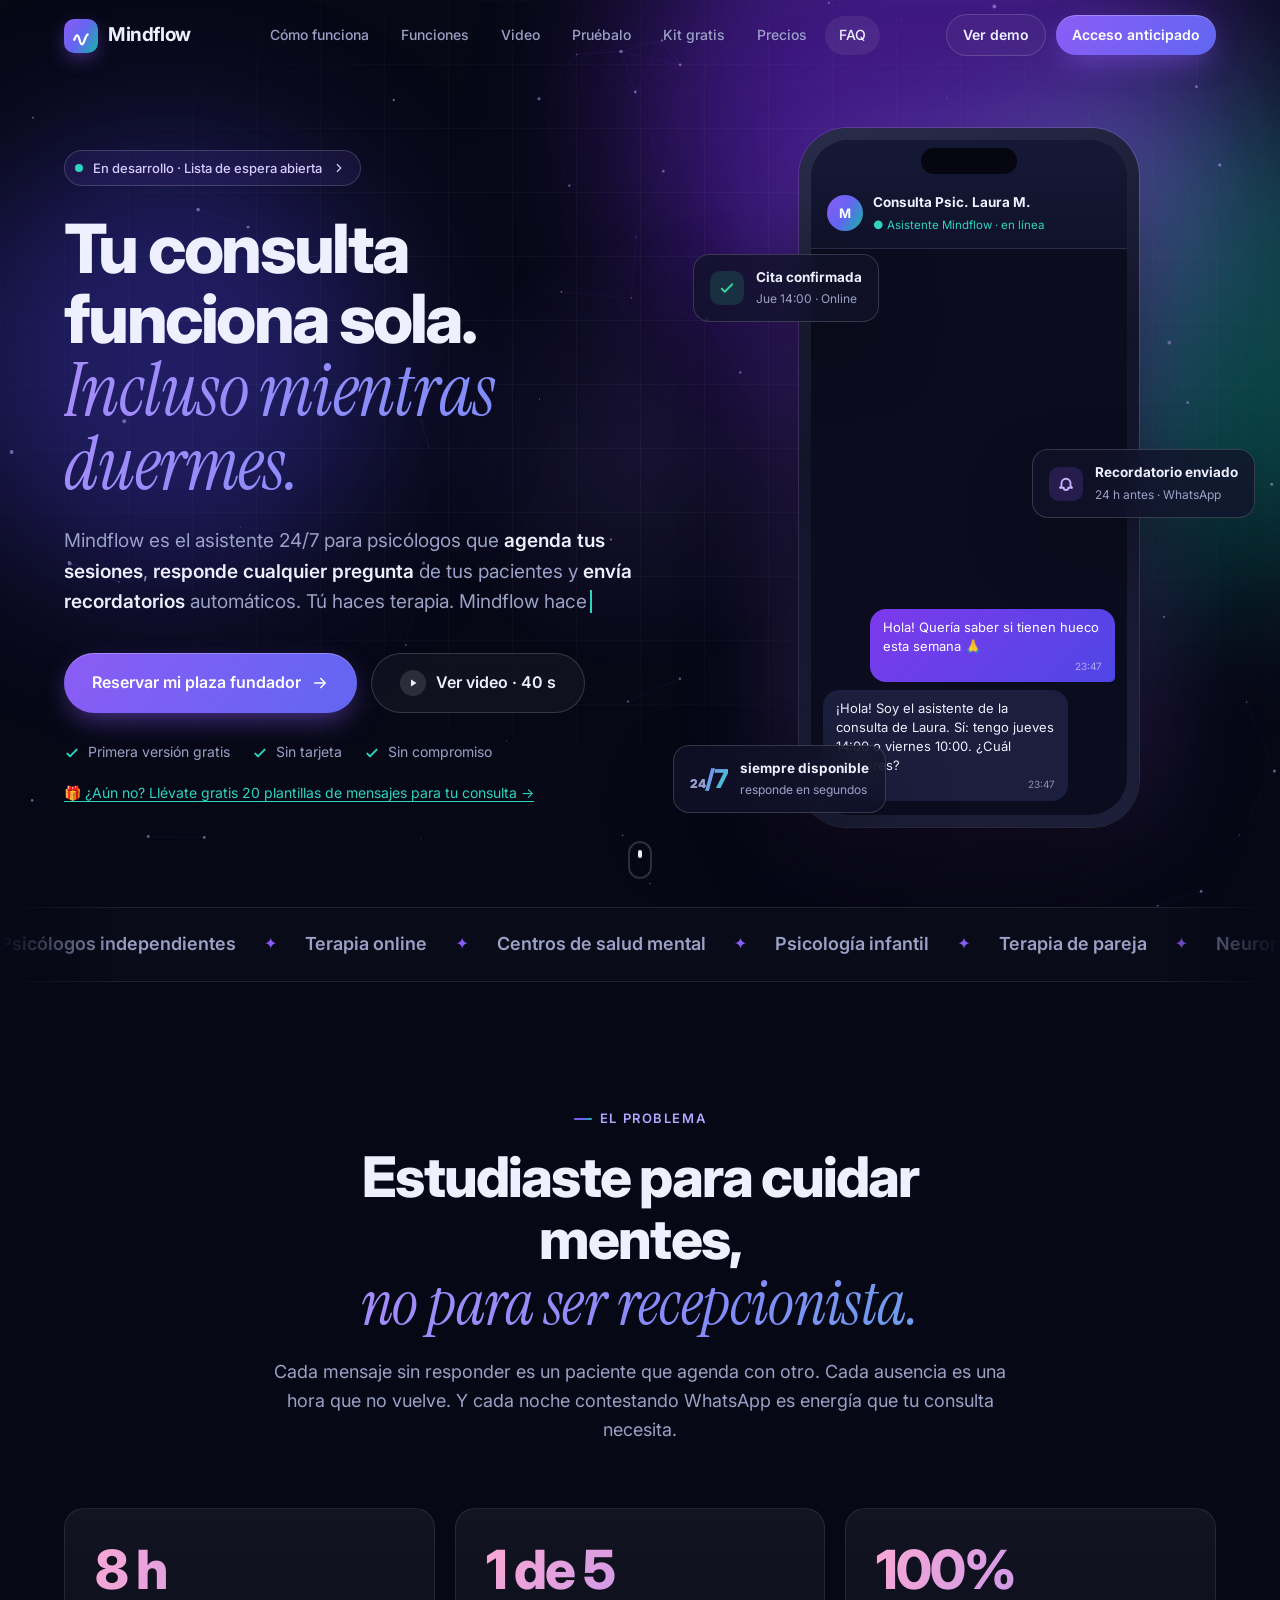
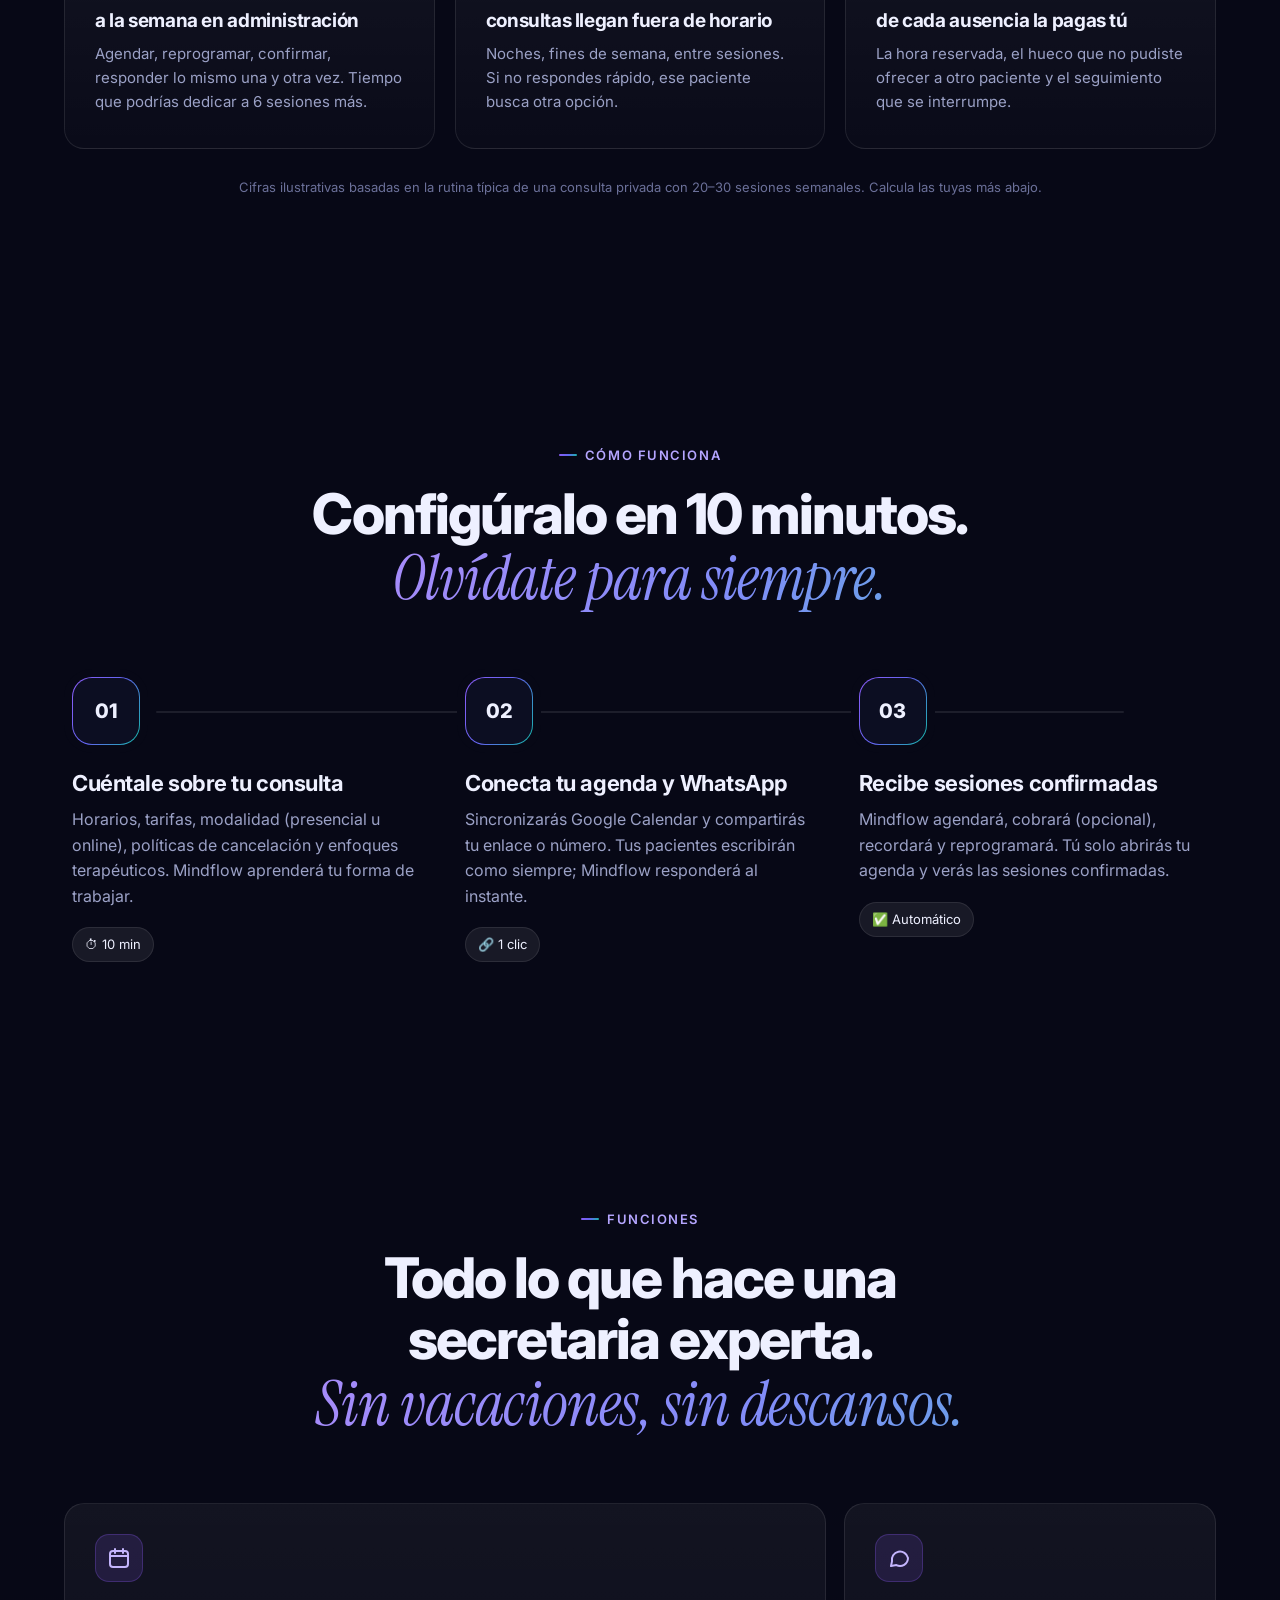
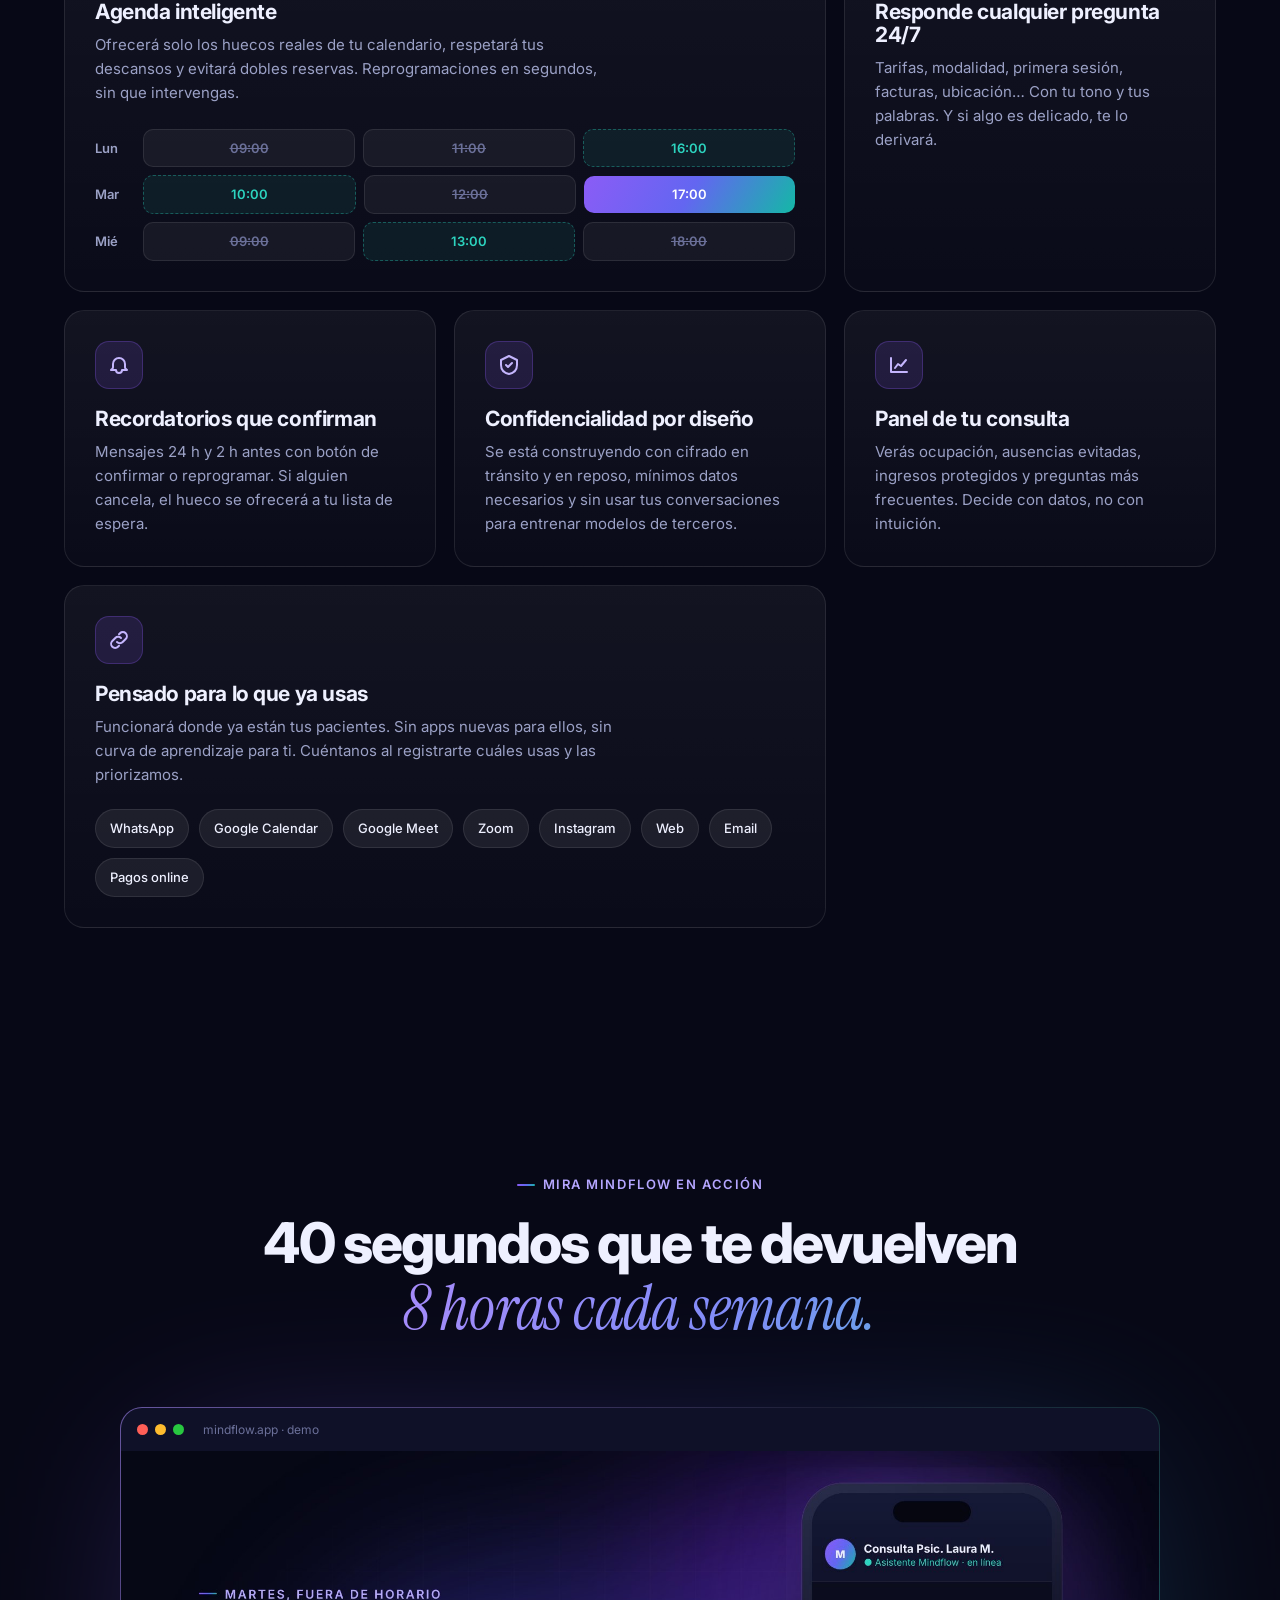
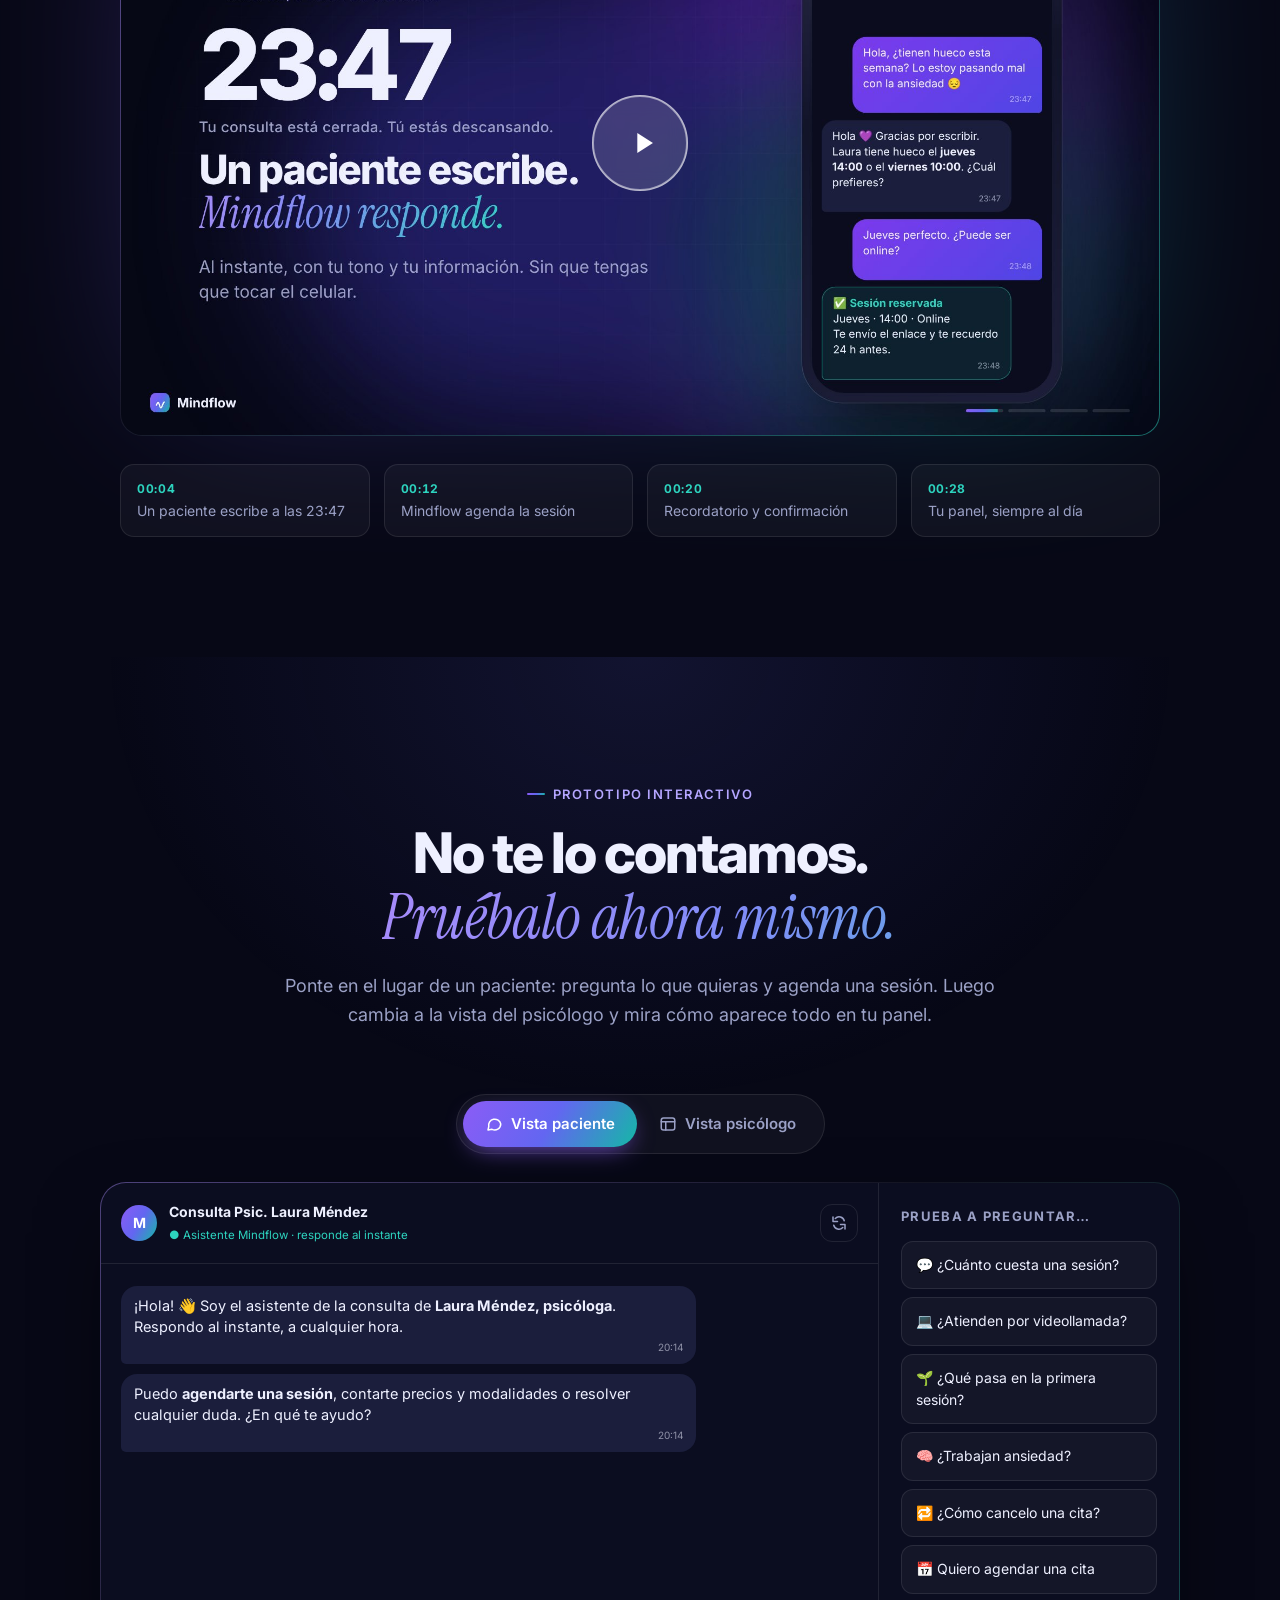
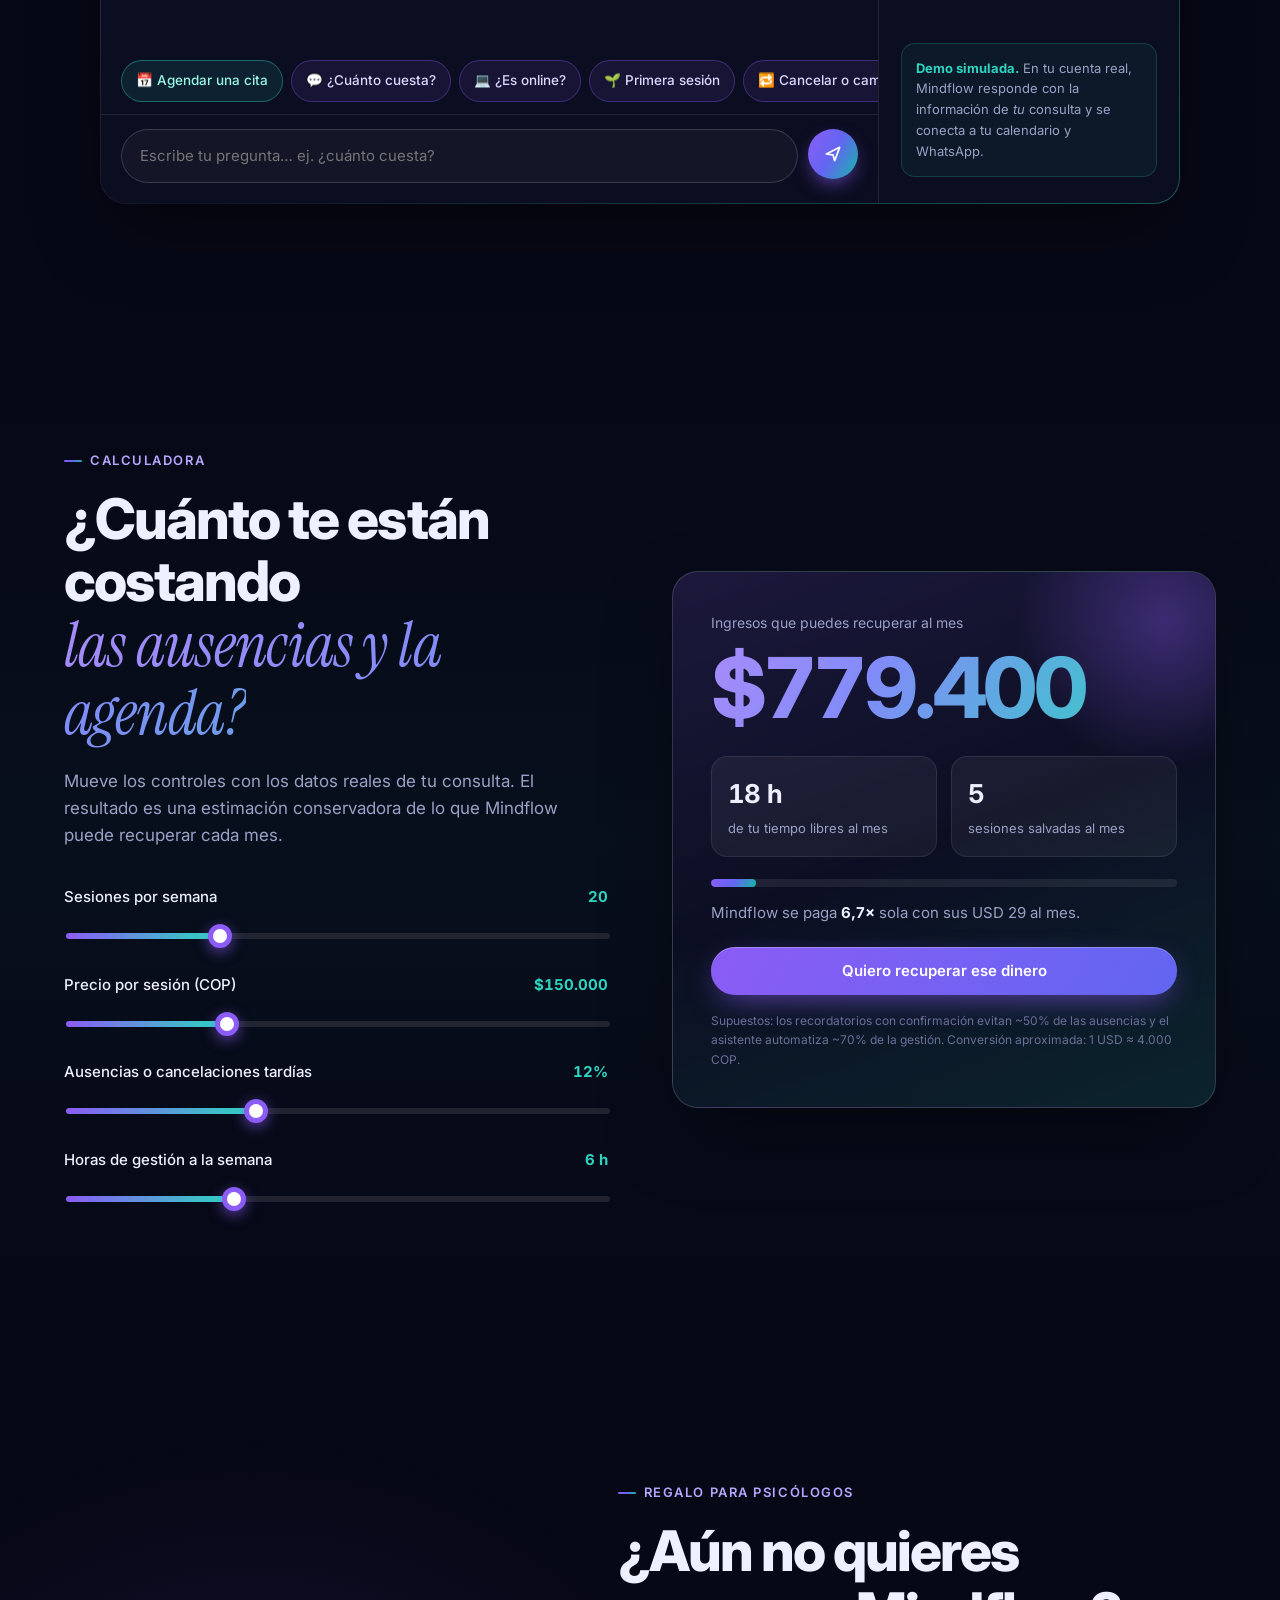
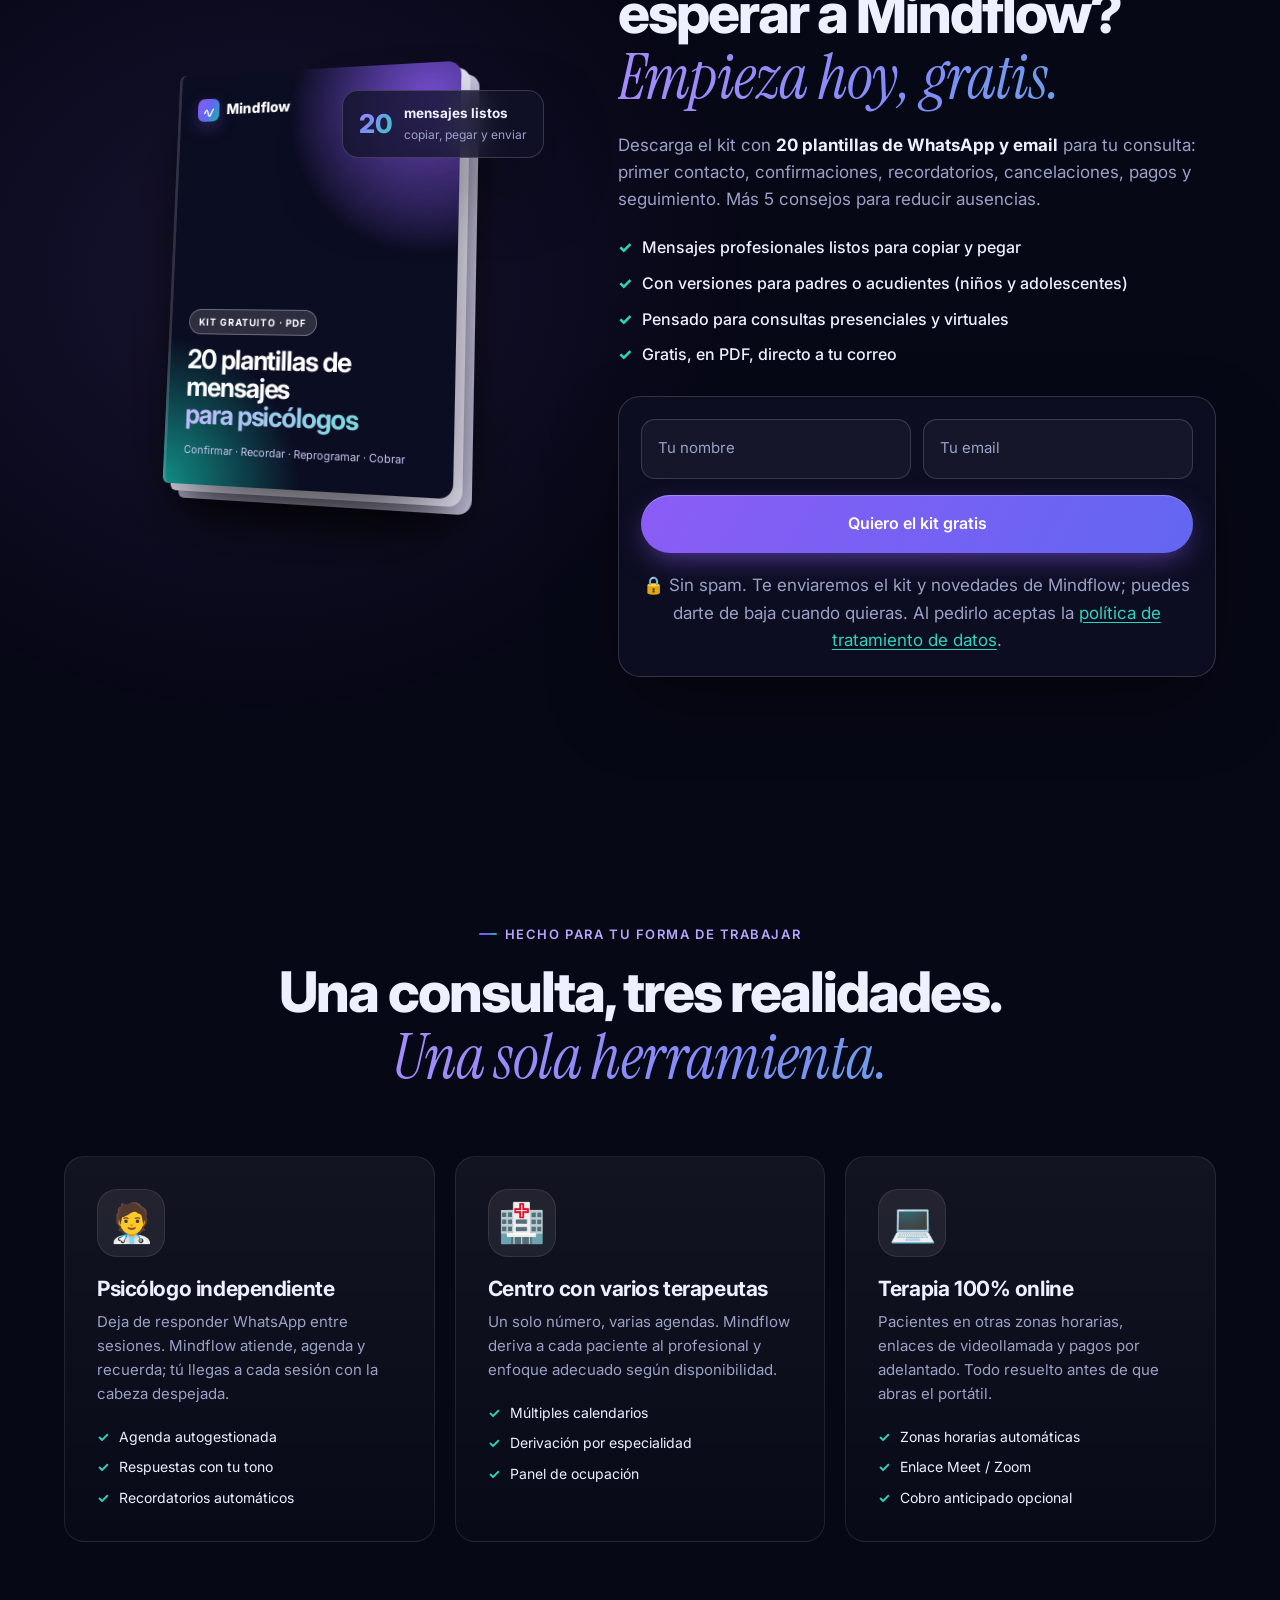
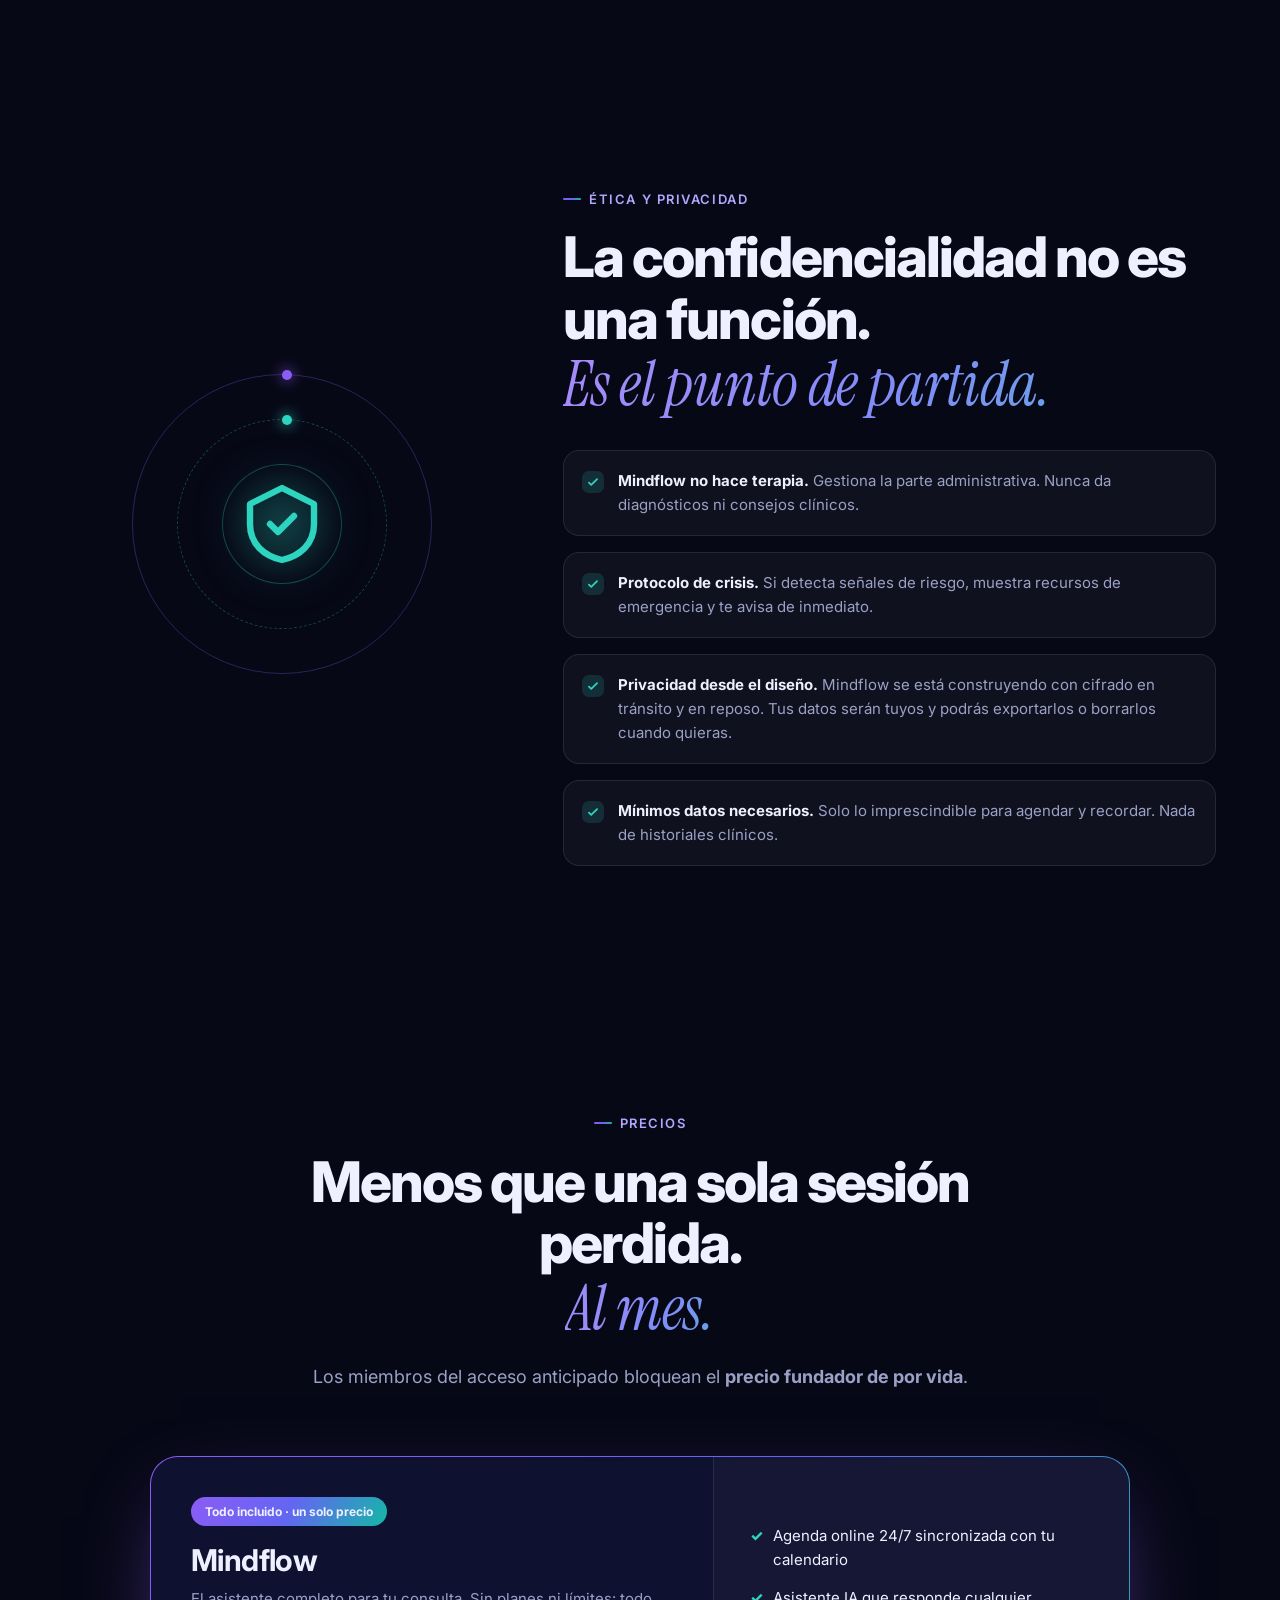
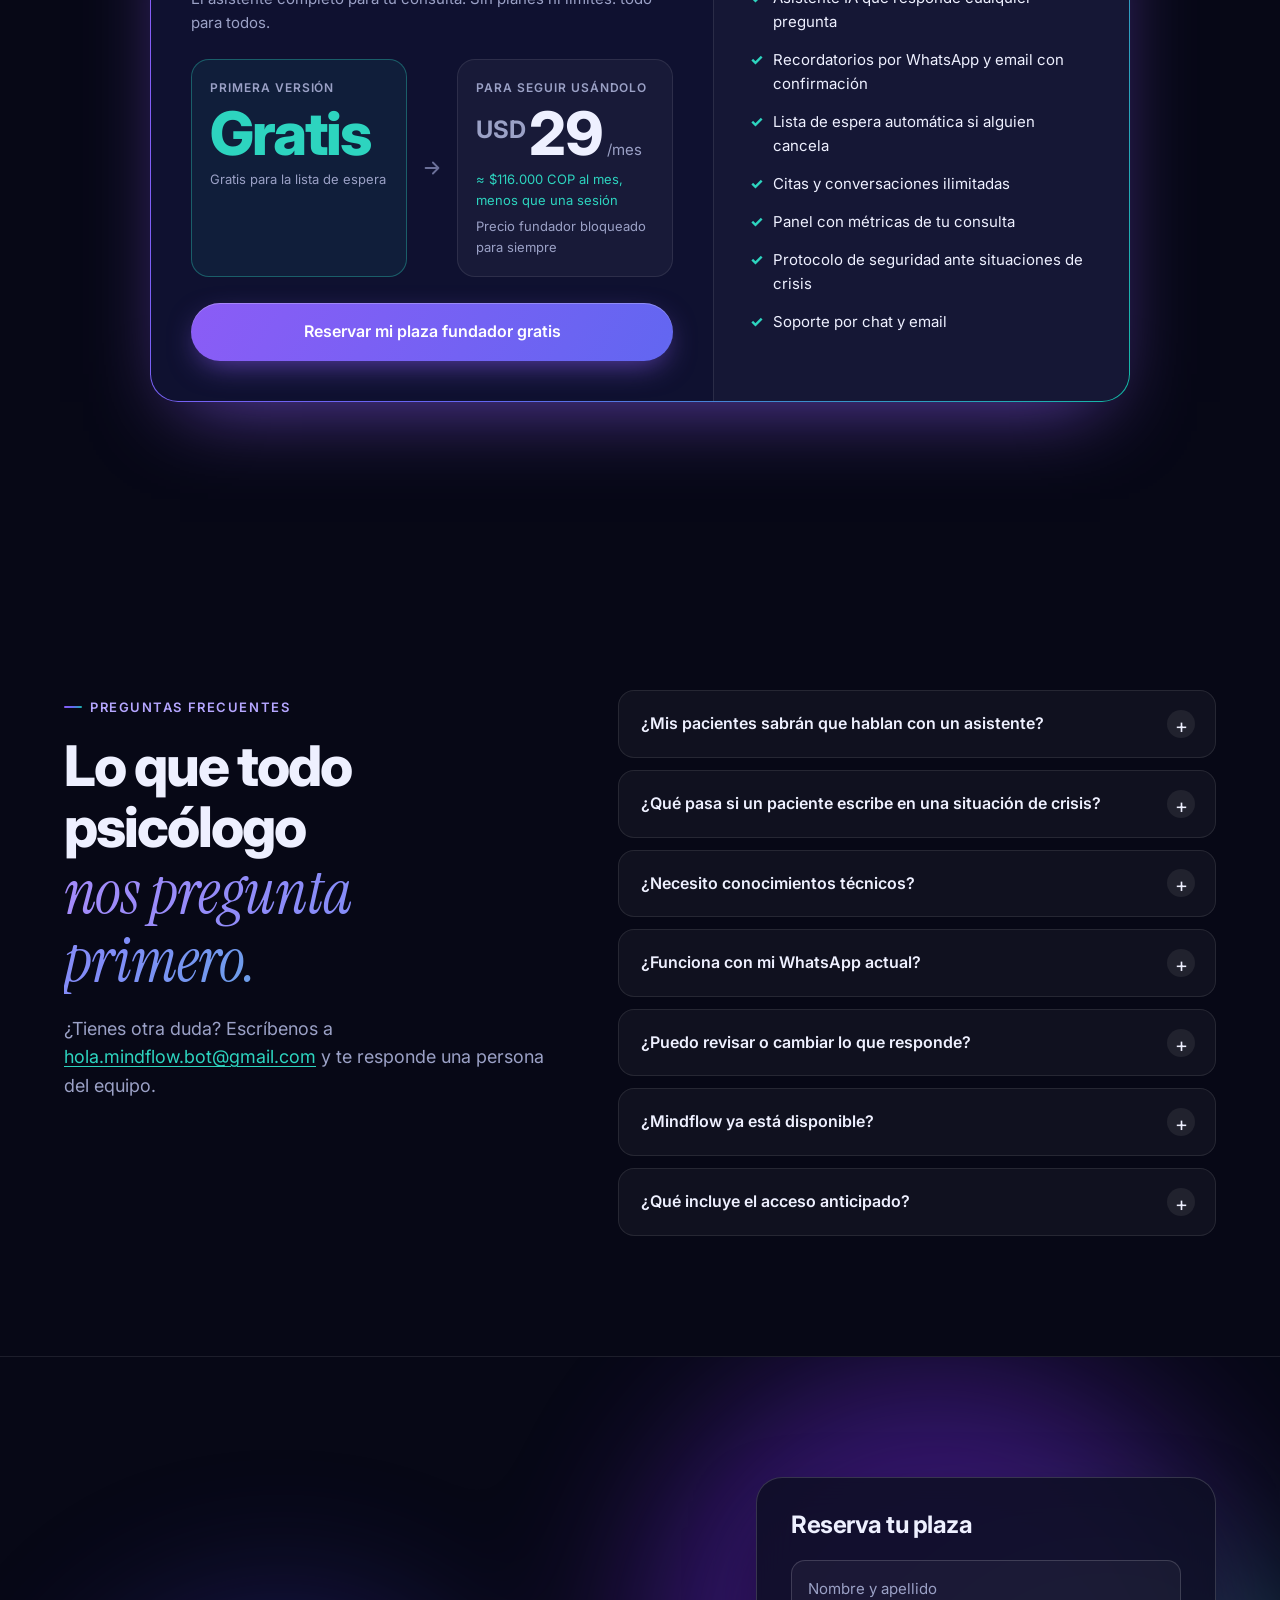
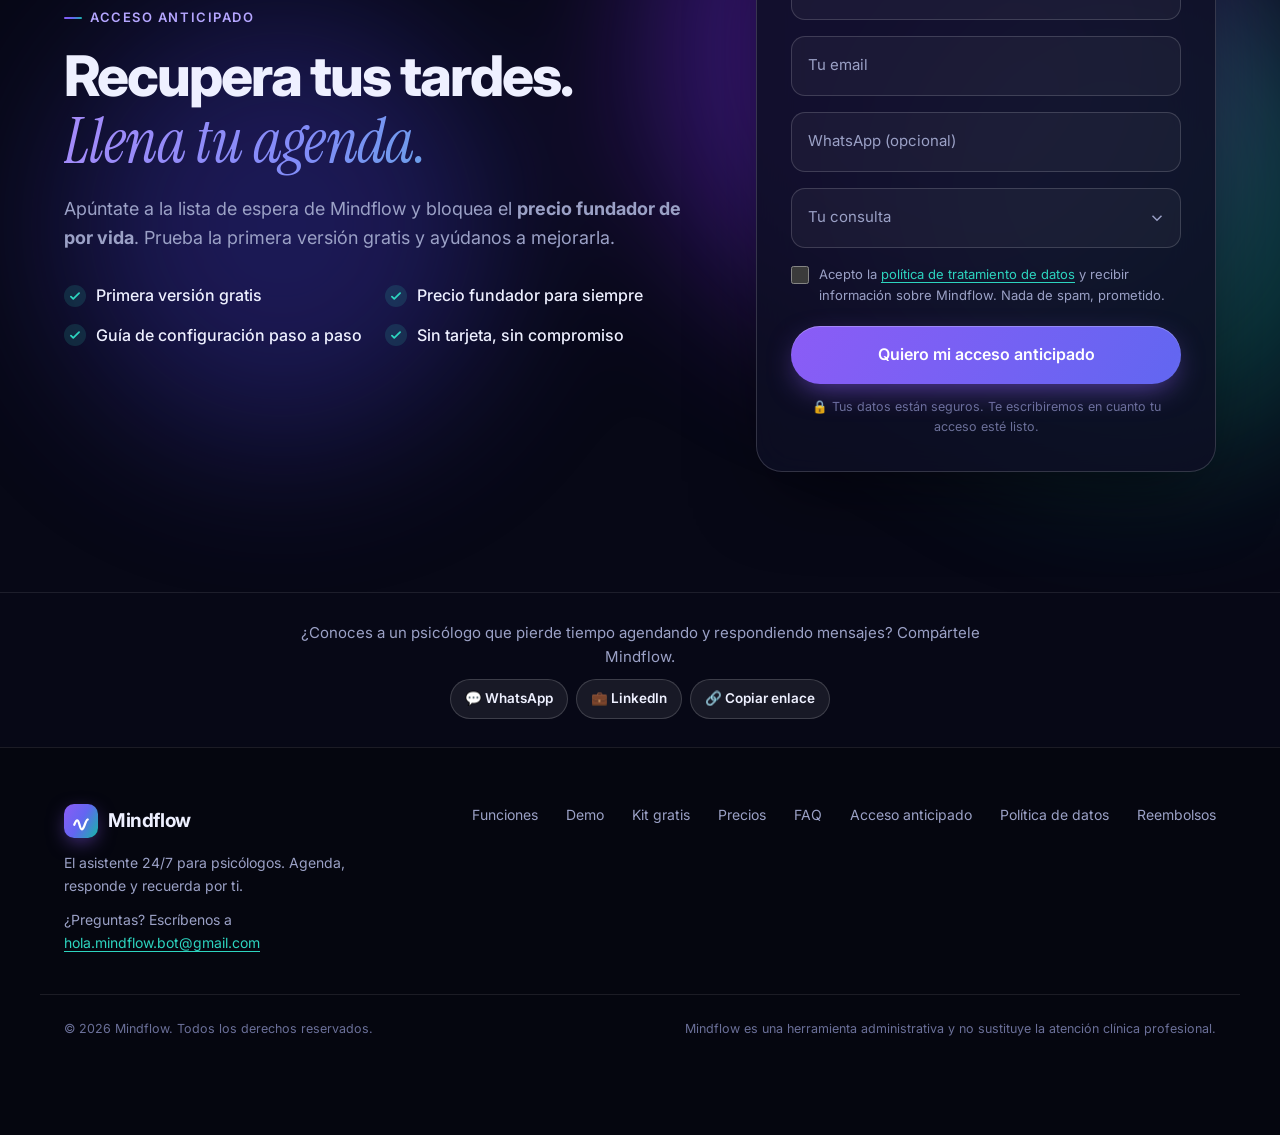
<file: index.html>
<!doctype html>
<html lang="es">
<head>
  <meta charset="utf-8">
  <meta name="viewport" content="width=device-width, initial-scale=1, viewport-fit=cover">
  <title>Mindflow — El asistente 24/7 para psicólogos</title>
  <meta name="description" content="Mindflow agenda tus sesiones, responde las preguntas de tus pacientes 24/7 y envía recordatorios automáticos. Menos ausencias, cero administración, más tiempo para la terapia.">
  <meta name="theme-color" content="#070816">
  <meta property="og:title" content="Mindflow — Tu consulta funciona sola, incluso mientras duermes">
  <meta property="og:description" content="Agenda, responde y recuerda por ti. El asistente 24/7 diseñado para psicólogos.">
  <meta property="og:type" content="website">
  <meta property="og:url" content="https://mindflowbot.netlify.app/">
  <meta property="og:image" content="https://mindflowbot.netlify.app/assets/img/og-cover.jpg">
  <meta property="og:image:width" content="1920">
  <meta property="og:image:height" content="1080">
  <meta name="twitter:card" content="summary_large_image">
  <link rel="canonical" href="https://mindflowbot.netlify.app/">
  <link rel="icon" href="data:image/svg+xml,%3Csvg xmlns='http://www.w3.org/2000/svg' viewBox='0 0 64 64'%3E%3Cdefs%3E%3ClinearGradient id='g' x1='0' y1='0' x2='1' y2='1'%3E%3Cstop offset='0' stop-color='%238B5CF6'/%3E%3Cstop offset='1' stop-color='%232DD4BF'/%3E%3C/linearGradient%3E%3C/defs%3E%3Crect width='64' height='64' rx='16' fill='url(%23g)'/%3E%3Cpath d='M14 42c6-16 10-16 14 0s8 16 14 0 6-12 8-14' stroke='white' stroke-width='5' fill='none' stroke-linecap='round'/%3E%3C/svg%3E">
  <link rel="preconnect" href="https://fonts.googleapis.com">
  <link rel="preconnect" href="https://fonts.gstatic.com" crossorigin>
  <link href="https://fonts.googleapis.com/css2?family=Inter:wght@400;500;600;700;800&family=Instrument+Serif:ital@0;1&display=swap" rel="stylesheet">
  <link rel="stylesheet" href="assets/css/styles.css">
</head>
<body>
  <div class="scroll-progress" aria-hidden="true"><span></span></div>
  <div class="cursor-glow" aria-hidden="true"></div>

  <!-- ============ NAV ============ -->
  <header class="nav" id="top">
    <div class="container nav__inner">
      <a href="#top" class="brand" aria-label="Mindflow inicio">
        <span class="brand__mark" aria-hidden="true">
          <svg viewBox="0 0 64 64"><path d="M14 42c6-16 10-16 14 0s8 16 14 0 6-12 8-14" /></svg>
        </span>
        <span class="brand__name">Mindflow</span>
      </a>
      <nav class="nav__links" aria-label="Principal">
        <a href="#como-funciona">Cómo funciona</a>
        <a href="#funciones">Funciones</a>
        <a href="#video">Video</a>
        <a href="#prototipo">Pruébalo</a>
        <a href="#kit">Kit gratis</a>
        <a href="#precios">Precios</a>
        <a href="#faq">FAQ</a>
      </nav>
      <div class="nav__cta">
        <a href="#prototipo" class="btn btn--ghost btn--sm hide-sm">Ver demo</a>
        <a href="#acceso" class="btn btn--primary btn--sm magnetic">Acceso anticipado</a>
        <button class="nav__burger" aria-label="Abrir menú" aria-expanded="false"><span></span><span></span></button>
      </div>
    </div>
    <div class="mobile-menu" aria-hidden="true">
      <a href="#como-funciona">Cómo funciona</a>
      <a href="#funciones">Funciones</a>
      <a href="#video">Video</a>
      <a href="#prototipo">Pruébalo gratis</a>
      <a href="#kit">Kit gratis de plantillas</a>
      <a href="#precios">Precios</a>
      <a href="#faq">Preguntas frecuentes</a>
      <a href="#acceso" class="btn btn--primary">Quiero acceso anticipado</a>
    </div>
  </header>

  <main>
    <!-- ============ HERO ============ -->
    <section class="hero">
      <canvas class="hero__particles" aria-hidden="true"></canvas>
      <div class="aurora" aria-hidden="true"><i></i><i></i><i></i></div>
      <div class="grid-bg" aria-hidden="true"></div>

      <div class="container hero__inner">
        <div class="hero__copy">
          <a href="#acceso" class="pill reveal">
            <span class="pill__dot"></span> En desarrollo · Lista de espera abierta
            <svg viewBox="0 0 24 24" aria-hidden="true"><path d="M9 6l6 6-6 6"/></svg>
          </a>
          <h1 class="hero__title reveal" data-delay="1">
            Tu consulta funciona sola.<br>
            <span class="serif grad-text">Incluso mientras duermes.</span>
          </h1>
          <p class="hero__sub reveal" data-delay="2">
            Mindflow es el asistente 24/7 para psicólogos que <strong>agenda tus sesiones</strong>,
            <strong>responde cualquier pregunta</strong> de tus pacientes y <strong>envía recordatorios</strong> automáticos.
            Tú haces terapia. Mindflow hace <span class="typed" data-words='["la agenda.","los recordatorios.","las respuestas.","el seguimiento."]'>la agenda.</span>
          </p>
          <div class="hero__actions reveal" data-delay="3">
            <a href="#acceso" class="btn btn--primary btn--lg magnetic">
              Reservar mi plaza fundador
              <svg viewBox="0 0 24 24" aria-hidden="true"><path d="M5 12h14M13 6l6 6-6 6"/></svg>
            </a>
            <a href="#video" class="btn btn--ghost btn--lg">
              <span class="play-ico" aria-hidden="true"><svg viewBox="0 0 24 24"><path d="M8 5v14l11-7z"/></svg></span>
              Ver video · 40 s
            </a>
          </div>
          <ul class="hero__trust reveal" data-delay="4">
            <li><svg viewBox="0 0 24 24"><path d="M5 13l4 4L19 7"/></svg>Primera versión gratis</li>
            <li><svg viewBox="0 0 24 24"><path d="M5 13l4 4L19 7"/></svg>Sin tarjeta</li>
            <li><svg viewBox="0 0 24 24"><path d="M5 13l4 4L19 7"/></svg>Sin compromiso</li>
          </ul>
          <a href="#kit" class="hero__kit reveal" data-delay="4">🎁 ¿Aún no? Llévate gratis 20 plantillas de mensajes para tu consulta →</a>
        </div>

        <!-- Phone mockup -->
        <div class="hero__visual reveal" data-delay="2">
          <div class="phone tilt" data-tilt>
            <div class="phone__notch"></div>
            <div class="phone__screen">
              <div class="chat-head">
                <div class="avatar avatar--grad">M</div>
                <div>
                  <strong>Consulta Psic. Laura M.</strong>
                  <span class="online">● Asistente Mindflow · en línea</span>
                </div>
              </div>
              <div class="chat-body" id="heroChat" aria-live="off"></div>
            </div>
          </div>

          <div class="float-card float-card--a">
            <div class="fc-ico fc-ico--green"><svg viewBox="0 0 24 24"><path d="M5 13l4 4L19 7"/></svg></div>
            <div><strong>Cita confirmada</strong><span>Jue 14:00 · Online</span></div>
          </div>
          <div class="float-card float-card--b">
            <div class="fc-ico fc-ico--violet"><svg viewBox="0 0 24 24"><path d="M15 17h5l-1.4-1.4A2 2 0 0118 14.2V11a6 6 0 10-12 0v3.2a2 2 0 01-.6 1.4L4 17h5m6 0a3 3 0 11-6 0"/></svg></div>
            <div><strong>Recordatorio enviado</strong><span>24 h antes · WhatsApp</span></div>
          </div>
          <div class="float-card float-card--c">
            <div class="fc-stat"><span class="counter" data-to="24">0</span>/7</div>
            <div><strong>siempre disponible</strong><span>responde en segundos</span></div>
          </div>
        </div>
      </div>

      <div class="scroll-hint" aria-hidden="true"><span></span></div>
    </section>

    <!-- ============ MARQUEE ============ -->
    <section class="marquee" aria-label="Para quién es Mindflow">
      <div class="marquee__track">
        <span>Psicólogos independientes</span><i>✦</i>
        <span>Terapia online</span><i>✦</i>
        <span>Centros de salud mental</span><i>✦</i>
        <span>Psicología infantil</span><i>✦</i>
        <span>Terapia de pareja</span><i>✦</i>
        <span>Neuropsicología</span><i>✦</i>
        <span>Psicología clínica</span><i>✦</i>
        <span>Psicología familiar</span><i>✦</i>
        <span>Psicólogos independientes</span><i>✦</i>
        <span>Terapia online</span><i>✦</i>
        <span>Centros de salud mental</span><i>✦</i>
        <span>Psicología infantil</span><i>✦</i>
        <span>Terapia de pareja</span><i>✦</i>
        <span>Neuropsicología</span><i>✦</i>
        <span>Psicología clínica</span><i>✦</i>
        <span>Psicología familiar</span><i>✦</i>
      </div>
    </section>

    <!-- ============ PROBLEMA ============ -->
    <section class="section problem" id="problema">
      <div class="container">
        <div class="section-head reveal">
          <span class="eyebrow">El problema</span>
          <h2>Estudiaste para cuidar mentes,<br><span class="serif grad-text">no para ser recepcionista.</span></h2>
          <p>Cada mensaje sin responder es un paciente que agenda con otro. Cada ausencia es una hora que no vuelve. Y cada noche contestando WhatsApp es energía que tu consulta necesita.</p>
        </div>

        <div class="pain-grid">
          <article class="pain-card reveal" data-delay="1">
            <div class="pain-card__num"><span class="counter" data-to="8">0</span> h</div>
            <h3>a la semana en administración</h3>
            <p>Agendar, reprogramar, confirmar, responder lo mismo una y otra vez. Tiempo que podrías dedicar a 6 sesiones más.</p>
          </article>
          <article class="pain-card reveal" data-delay="2">
            <div class="pain-card__num">1 de <span class="counter" data-to="5">0</span></div>
            <h3>consultas llegan fuera de horario</h3>
            <p>Noches, fines de semana, entre sesiones. Si no respondes rápido, ese paciente busca otra opción.</p>
          </article>
          <article class="pain-card reveal" data-delay="3">
            <div class="pain-card__num"><span class="counter" data-to="100">0</span>%</div>
            <h3>de cada ausencia la pagas tú</h3>
            <p>La hora reservada, el hueco que no pudiste ofrecer a otro paciente y el seguimiento que se interrumpe.</p>
          </article>
        </div>
        <p class="footnote reveal">Cifras ilustrativas basadas en la rutina típica de una consulta privada con 20–30 sesiones semanales. Calcula las tuyas más abajo.</p>
      </div>
    </section>

    <!-- ============ CÓMO FUNCIONA ============ -->
    <section class="section how" id="como-funciona">
      <div class="container">
        <div class="section-head reveal">
          <span class="eyebrow">Cómo funciona</span>
          <h2>Configúralo en 10 minutos.<br><span class="serif grad-text">Olvídate para siempre.</span></h2>
        </div>

        <div class="steps">
          <div class="steps__line" aria-hidden="true"><span></span></div>
          <article class="step reveal" data-delay="1">
            <div class="step__n">01</div>
            <h3>Cuéntale sobre tu consulta</h3>
            <p>Horarios, tarifas, modalidad (presencial u online), políticas de cancelación y enfoques terapéuticos. Mindflow aprenderá tu forma de trabajar.</p>
            <div class="step__chip">⏱ 10 min</div>
          </article>
          <article class="step reveal" data-delay="2">
            <div class="step__n">02</div>
            <h3>Conecta tu agenda y WhatsApp</h3>
            <p>Sincronizarás Google Calendar y compartirás tu enlace o número. Tus pacientes escribirán como siempre; Mindflow responderá al instante.</p>
            <div class="step__chip">🔗 1 clic</div>
          </article>
          <article class="step reveal" data-delay="3">
            <div class="step__n">03</div>
            <h3>Recibe sesiones confirmadas</h3>
            <p>Mindflow agendará, cobrará (opcional), recordará y reprogramará. Tú solo abrirás tu agenda y verás las sesiones confirmadas.</p>
            <div class="step__chip">✅ Automático</div>
          </article>
        </div>
      </div>
    </section>

    <!-- ============ FUNCIONES (BENTO) ============ -->
    <section class="section features" id="funciones">
      <div class="container">
        <div class="section-head reveal">
          <span class="eyebrow">Funciones</span>
          <h2>Todo lo que hace una secretaria experta.<br><span class="serif grad-text">Sin vacaciones, sin descansos.</span></h2>
        </div>

        <div class="bento">
          <article class="bento__item bento__item--wide spotlight reveal">
            <div class="bento__ico">
              <svg viewBox="0 0 24 24"><rect x="3" y="5" width="18" height="16" rx="3"/><path d="M3 10h18M8 3v4M16 3v4"/></svg>
            </div>
            <h3>Agenda inteligente</h3>
            <p>Ofrecerá solo los huecos reales de tu calendario, respetará tus descansos y evitará dobles reservas. Reprogramaciones en segundos, sin que intervengas.</p>
            <div class="mini-cal" aria-hidden="true">
              <div class="mini-cal__row"><b>Lun</b><span class="s s--busy">09:00</span><span class="s s--busy">11:00</span><span class="s">16:00</span></div>
              <div class="mini-cal__row"><b>Mar</b><span class="s">10:00</span><span class="s s--busy">12:00</span><span class="s s--new">17:00</span></div>
              <div class="mini-cal__row"><b>Mié</b><span class="s s--busy">09:00</span><span class="s">13:00</span><span class="s s--busy">18:00</span></div>
            </div>
          </article>

          <article class="bento__item spotlight reveal" data-delay="1">
            <div class="bento__ico">
              <svg viewBox="0 0 24 24"><path d="M21 12a8 8 0 01-11.6 7.1L4 20l1-4.6A8 8 0 1121 12z"/></svg>
            </div>
            <h3>Responde cualquier pregunta 24/7</h3>
            <p>Tarifas, modalidad, primera sesión, facturas, ubicación… Con tu tono y tus palabras. Y si algo es delicado, te lo derivará.</p>
          </article>

          <article class="bento__item spotlight reveal" data-delay="2">
            <div class="bento__ico">
              <svg viewBox="0 0 24 24"><path d="M15 17h5l-1.4-1.4A2 2 0 0118 14.2V11a6 6 0 10-12 0v3.2a2 2 0 01-.6 1.4L4 17h5m6 0a3 3 0 11-6 0"/></svg>
            </div>
            <h3>Recordatorios que confirman</h3>
            <p>Mensajes 24 h y 2 h antes con botón de confirmar o reprogramar. Si alguien cancela, el hueco se ofrecerá a tu lista de espera.</p>
          </article>

          <article class="bento__item spotlight reveal" data-delay="1">
            <div class="bento__ico">
              <svg viewBox="0 0 24 24"><path d="M12 3l8 4v5c0 5-3.5 8-8 9-4.5-1-8-4-8-9V7l8-4z"/><path d="M9 12l2 2 4-4"/></svg>
            </div>
            <h3>Confidencialidad por diseño</h3>
            <p>Se está construyendo con cifrado en tránsito y en reposo, mínimos datos necesarios y sin usar tus conversaciones para entrenar modelos de terceros.</p>
          </article>

          <article class="bento__item spotlight reveal" data-delay="2">
            <div class="bento__ico">
              <svg viewBox="0 0 24 24"><path d="M4 19V5M4 19h16M8 15l3-4 3 2 5-6"/></svg>
            </div>
            <h3>Panel de tu consulta</h3>
            <p>Verás ocupación, ausencias evitadas, ingresos protegidos y preguntas más frecuentes. Decide con datos, no con intuición.</p>
          </article>

          <article class="bento__item bento__item--wide spotlight reveal" data-delay="3">
            <div class="bento__ico">
              <svg viewBox="0 0 24 24"><path d="M10 14a4 4 0 005.7 0l3-3a4 4 0 00-5.7-5.7l-1 1M14 10a4 4 0 00-5.7 0l-3 3a4 4 0 005.7 5.7l1-1"/></svg>
            </div>
            <h3>Pensado para lo que ya usas</h3>
            <p>Funcionará donde ya están tus pacientes. Sin apps nuevas para ellos, sin curva de aprendizaje para ti. Cuéntanos al registrarte cuáles usas y las priorizamos.</p>
            <div class="integrations" aria-label="Integraciones">
              <span>WhatsApp</span><span>Google Calendar</span><span>Google Meet</span><span>Zoom</span><span>Instagram</span><span>Web</span><span>Email</span><span>Pagos online</span>
            </div>
          </article>
        </div>
      </div>
    </section>

    <!-- ============ VIDEO ============ -->
    <section class="section video" id="video">
      <div class="container">
        <div class="section-head reveal">
          <span class="eyebrow">Mira Mindflow en acción</span>
          <h2>40 segundos que te devuelven<br><span class="serif grad-text">8 horas cada semana.</span></h2>
        </div>
        <div class="video-frame reveal" data-delay="1">
          <div class="video-frame__glow" aria-hidden="true"></div>
          <div class="video-frame__bar" aria-hidden="true"><i></i><i></i><i></i><span>mindflow.app · demo</span></div>
          <div class="video-wrap">
            <video id="promoVideo" preload="metadata" playsinline poster="assets/img/video-poster.jpg">
              <source src="assets/video/mindflow-demo.mp4" type="video/mp4">
              Tu navegador no soporta video HTML5.
            </video>
            <button class="video-play" aria-label="Reproducir video">
              <span class="video-play__ring"></span>
              <svg viewBox="0 0 24 24"><path d="M8 5v14l11-7z"/></svg>
            </button>
          </div>
        </div>
        <div class="video-points">
          <div class="reveal" data-delay="1"><b>00:04</b> Un paciente escribe a las 23:47</div>
          <div class="reveal" data-delay="2"><b>00:12</b> Mindflow agenda la sesión</div>
          <div class="reveal" data-delay="3"><b>00:20</b> Recordatorio y confirmación</div>
          <div class="reveal" data-delay="4"><b>00:28</b> Tu panel, siempre al día</div>
        </div>
      </div>
    </section>

    <!-- ============ PROTOTIPO ============ -->
    <section class="section demo" id="prototipo">
      <div class="container">
        <div class="section-head reveal">
          <span class="eyebrow">Prototipo interactivo</span>
          <h2>No te lo contamos.<br><span class="serif grad-text">Pruébalo ahora mismo.</span></h2>
          <p>Ponte en el lugar de un paciente: pregunta lo que quieras y agenda una sesión. Luego cambia a la vista del psicólogo y mira cómo aparece todo en tu panel.</p>
        </div>

        <div class="demo__tabs reveal" role="tablist">
          <button role="tab" class="demo__tab is-active" aria-selected="true" data-tab="patient">
            <svg viewBox="0 0 24 24"><path d="M21 12a8 8 0 01-11.6 7.1L4 20l1-4.6A8 8 0 1121 12z"/></svg> Vista paciente
          </button>
          <button role="tab" class="demo__tab" aria-selected="false" data-tab="pro">
            <svg viewBox="0 0 24 24"><rect x="3" y="4" width="18" height="16" rx="3"/><path d="M3 9h18M9 20V9"/></svg> Vista psicólogo
            <span class="demo__badge" hidden>1</span>
          </button>
          <span class="demo__tab-indicator" aria-hidden="true"></span>
        </div>

        <div class="demo__stage reveal" data-delay="1">
          <!-- PATIENT -->
          <div class="demo__panel is-active" data-panel="patient" role="tabpanel">
            <div class="demo-chat">
              <div class="demo-chat__head">
                <div class="avatar avatar--grad">M</div>
                <div>
                  <strong>Consulta Psic. Laura Méndez</strong>
                  <span class="online">● Asistente Mindflow · responde al instante</span>
                </div>
                <button class="demo-chat__reset" title="Reiniciar demo" aria-label="Reiniciar demo">
                  <svg viewBox="0 0 24 24"><path d="M4 4v6h6M20 20v-6h-6M5 15a7 7 0 0012 3M19 9A7 7 0 007 6"/></svg>
                </button>
              </div>
              <div class="demo-chat__body" id="demoChat" aria-live="polite"></div>
              <div class="demo-chat__quick" id="demoQuick"></div>
              <form class="demo-chat__input" id="demoForm" autocomplete="off">
                <input type="text" id="demoInput" placeholder="Escribe tu pregunta… ej. ¿cuánto cuesta?" aria-label="Escribe un mensaje">
                <button type="submit" aria-label="Enviar"><svg viewBox="0 0 24 24"><path d="M4 12l16-8-6 16-2-7-8-1z"/></svg></button>
              </form>
            </div>
            <aside class="demo-side">
              <h4>Prueba a preguntar…</h4>
              <ul class="demo-side__list">
                <li data-ask="¿Cuánto cuesta una sesión?">💬 ¿Cuánto cuesta una sesión?</li>
                <li data-ask="¿Atienden por videollamada?">💻 ¿Atienden por videollamada?</li>
                <li data-ask="¿Qué pasa en la primera sesión?">🌱 ¿Qué pasa en la primera sesión?</li>
                <li data-ask="¿Trabajan ansiedad?">🧠 ¿Trabajan ansiedad?</li>
                <li data-ask="¿Cómo cancelo una cita?">🔁 ¿Cómo cancelo una cita?</li>
                <li data-ask="Quiero agendar una cita">📅 Quiero agendar una cita</li>
              </ul>
              <div class="demo-side__note">
                <strong>Demo simulada.</strong> En tu cuenta real, Mindflow responde con la información de <em>tu</em> consulta y se conecta a tu calendario y WhatsApp.
              </div>
            </aside>
          </div>

          <!-- PRO DASHBOARD -->
          <div class="demo__panel" data-panel="pro" role="tabpanel" hidden>
            <div class="dash">
              <div class="dash__top">
                <div>
                  <span class="dash__hello">Buenos días, Laura 👋</span>
                  <h3>Tu semana en Mindflow</h3>
                </div>
                <div class="dash__live"><span></span> Sincronizado</div>
              </div>
              <div class="dash__kpis">
                <div class="kpi"><span>Sesiones esta semana</span><b id="kpiSessions">17</b><em class="up">+3 vs. anterior</em></div>
                <div class="kpi"><span>Confirmadas</span><b id="kpiConfirmed">94%</b><em class="up">Recordatorios activos</em></div>
                <div class="kpi"><span>Preguntas respondidas</span><b id="kpiAnswers">46</b><em>0 requirieron tu atención</em></div>
                <div class="kpi"><span>Horas ahorradas</span><b>7,5 h</b><em class="up">esta semana</em></div>
              </div>
              <div class="dash__grid">
                <div class="dash__card">
                  <div class="dash__card-head"><h4>Agenda</h4><span id="weekLabel">Esta semana</span></div>
                  <div class="week" id="weekGrid"></div>
                </div>
                <div class="dash__card">
                  <div class="dash__card-head"><h4>Recordatorios</h4><span>Automáticos</span></div>
                  <ul class="reminders" id="reminderList"></ul>
                </div>
              </div>
              <div class="dash__empty-hint" id="dashHint">💡 Agenda una cita en la <button type="button" class="link-btn" data-goto="patient">vista paciente</button> y mírala aparecer aquí en tiempo real.</div>
            </div>
          </div>
        </div>
      </div>
    </section>

    <!-- ============ ROI ============ -->
    <section class="section roi" id="calculadora">
      <div class="container roi__inner">
        <div class="roi__copy reveal">
          <span class="eyebrow">Calculadora</span>
          <h2>¿Cuánto te están costando<br><span class="serif grad-text">las ausencias y la agenda?</span></h2>
          <p>Mueve los controles con los datos reales de tu consulta. El resultado es una estimación conservadora de lo que Mindflow puede recuperar cada mes.</p>

          <div class="range">
            <label for="rSessions">Sesiones por semana <output id="oSessions">20</output></label>
            <input type="range" id="rSessions" min="5" max="60" value="20">
          </div>
          <div class="range">
            <label for="rPrice">Precio por sesión (COP) <output id="oPrice">$150.000</output></label>
            <input type="range" id="rPrice" min="50000" max="400000" step="10000" value="150000">
          </div>
          <div class="range">
            <label for="rNoShow">Ausencias o cancelaciones tardías <output id="oNoShow">12%</output></label>
            <input type="range" id="rNoShow" min="0" max="35" value="12">
          </div>
          <div class="range">
            <label for="rAdmin">Horas de gestión a la semana <output id="oAdmin">6 h</output></label>
            <input type="range" id="rAdmin" min="0" max="20" value="6">
          </div>
        </div>

        <div class="roi__result reveal" data-delay="2">
          <div class="roi__card">
            <span class="roi__label">Ingresos que puedes recuperar al mes</span>
            <div class="roi__big"><span id="roiMoney">$0</span></div>
            <div class="roi__row">
              <div><b id="roiHours">0 h</b><span>de tu tiempo libres al mes</span></div>
              <div><b id="roiSessions">0</b><span>sesiones salvadas al mes</span></div>
            </div>
            <div class="roi__bar"><span id="roiBar"></span></div>
            <p class="roi__foot">Mindflow se paga <b id="roiTimes">0×</b> sola con sus USD 29 al mes.</p>
            <a href="#acceso" class="btn btn--primary btn--block magnetic">Quiero recuperar ese dinero</a>
            <small>Supuestos: los recordatorios con confirmación evitan ~50% de las ausencias y el asistente automatiza ~70% de la gestión. Conversión aproximada: 1 USD ≈ 4.000 COP.</small>
          </div>
        </div>
      </div>
    </section>

    <!-- ============ KIT GRATIS (lead magnet) ============ -->
    <section class="section kit" id="kit">
      <div class="container kit__inner">
        <div class="kit__visual reveal" aria-hidden="true">
          <div class="kit-book">
            <div class="kit-book__page kit-book__page--back"></div>
            <div class="kit-book__page kit-book__page--mid"></div>
            <div class="kit-book__cover">
              <span class="kit-book__brand"><span class="brand__mark"><svg viewBox="0 0 64 64"><path d="M14 42c6-16 10-16 14 0s8 16 14 0 6-12 8-14" /></svg></span>Mindflow</span>
              <span class="kit-book__tag">Kit gratuito · PDF</span>
              <strong>20 plantillas de mensajes <em>para psicólogos</em></strong>
              <span class="kit-book__list">Confirmar · Recordar · Reprogramar · Cobrar</span>
            </div>
          </div>
          <div class="float-card kit__badge"><div class="fc-stat">20</div><div><strong>mensajes listos</strong><span>copiar, pegar y enviar</span></div></div>
        </div>

        <div class="kit__copy reveal" data-delay="1">
          <span class="eyebrow">Regalo para psicólogos</span>
          <h2>¿Aún no quieres esperar a Mindflow?<br><span class="serif grad-text">Empieza hoy, gratis.</span></h2>
          <p>Descarga el kit con <b>20 plantillas de WhatsApp y email</b> para tu consulta: primer contacto, confirmaciones, recordatorios, cancelaciones, pagos y seguimiento. Más 5 consejos para reducir ausencias.</p>
          <ul class="kit__points">
            <li>Mensajes profesionales listos para copiar y pegar</li>
            <li>Con versiones para padres o acudientes (niños y adolescentes)</li>
            <li>Pensado para consultas presenciales y virtuales</li>
            <li>Gratis, en PDF, directo a tu correo</li>
          </ul>

          <form class="kit-form" id="kitForm" novalidate>
            <div class="kit-form__state" data-state="form">
              <div class="kit-form__row">
                <div class="field">
                  <input type="text" id="kName" name="nombre" placeholder=" " required autocomplete="name">
                  <label for="kName">Tu nombre</label>
                  <small class="field__err">Escribe tu nombre</small>
                </div>
                <div class="field">
                  <input type="email" id="kEmail" name="email" placeholder=" " required autocomplete="email">
                  <label for="kEmail">Tu email</label>
                  <small class="field__err">Introduce un email válido</small>
                </div>
              </div>
              <button type="submit" class="btn btn--primary btn--lg btn--block magnetic">
                <span class="btn__label">Quiero el kit gratis</span>
                <span class="btn__spinner" aria-hidden="true"></span>
              </button>
              <p class="kit-form__micro">🔒 Sin spam. Te enviaremos el kit y novedades de Mindflow; puedes darte de baja cuando quieras. Al pedirlo aceptas la <a href="privacidad.html" target="_blank" rel="noopener">política de tratamiento de datos</a>.</p>
            </div>
            <div class="kit-form__state kit-form__success" data-state="success" hidden>
              <div class="kit-form__ok">✅ <span id="kitSuccessText">¡Listo! Tu kit está preparado.</span></div>
              <a class="btn btn--primary btn--lg btn--block" id="kitDownload" href="assets/kit/kit-plantillas-mindflow.pdf" target="_blank" rel="noopener">Abrir el kit (PDF)</a>
<div class="share share--kit" data-share>
              <p class="share__title">¿Un colega también escribe los mismos mensajes cada día? Regálale el kit 🤍</p>
              <div class="share__btns">
                <a class="share__btn share__btn--wa" data-share-wa href="#" target="_blank" rel="noopener">💬 WhatsApp</a>
                <a class="share__btn" data-share-in href="#" target="_blank" rel="noopener">💼 LinkedIn</a>
                <button type="button" class="share__btn" data-share-copy>🔗 Copiar enlace</button>
              </div>
            </div>
              <a href="#kit-pro" class="kit-form__next js-kitpro-upsell" hidden>¿Quieres 40 plantillas más y versiones para padres? Mira el Kit Pro →</a>
              <a href="#acceso" class="kit-form__next">¿Y si esos mensajes se enviaran solos? Reserva tu plaza en Mindflow →</a>
            </div>
          </form>
        </div>
      </div>
    </section>

    <!-- ============ KIT PRO (de pago, Gumroad) ============ -->
    <section class="section kitpro" id="kit-pro" hidden>
      <div class="container">
        <div class="section-head reveal">
          <span class="eyebrow">Kit Pro · Edición Colombia</span>
          <h2>¿Quieres el kit completo?<br><span class="serif grad-text">60 plantillas para cada situación.</span></h2>
          <p>Todo lo del kit gratis y mucho más: festivos y vacaciones, pagos con Nequi y cuenta de cobro, límites y situaciones delicadas, y una versión para padres o acudientes debajo de casi cada mensaje.</p>
        </div>

        <div class="kitpro__grid">
          <div class="kitpro__pages reveal" aria-label="Vista previa del Kit Pro">
            <img src="assets/img/kitpro/pagina-1.jpg" alt="Portada del Kit Pro: 60 plantillas de mensajes para psicólogos" loading="lazy" width="560" height="792">
            <img src="assets/img/kitpro/pagina-2.jpg" alt="Página de bienvenida del Kit Pro con los primeros 15 minutos" loading="lazy" width="560" height="792">
            <img src="assets/img/kitpro/pagina-6.jpg" alt="Ejemplo de plantillas con versión para padres o acudientes" loading="lazy" width="560" height="792">
          </div>

          <div class="kitpro__card reveal" data-delay="1">
            <div class="offer__tag">Pago único · Descarga inmediata</div>
            <h3>Kit Pro de mensajes</h3>
            <ul class="kitpro__list">
              <li><b>60 plantillas</b> cálidas y profesionales, listas para copiar</li>
              <li><b>48 versiones para padres o acudientes</b> (niños y adolescentes)</li>
              <li><b>10 respuestas para Instagram</b> y plantilla de biografía</li>
              <li><b>Guía de WhatsApp Business</b> con atajos de respuestas rápidas</li>
              <li>Pagos con Nequi, Daviplata y cuenta de cobro</li>
              <li>🎁 Bonus: <b>un mes gratis de Mindflow</b> cuando lance</li>
            </ul>
            <div class="kitpro__price"><span class="cur">USD</span><span class="amt">12</span><span class="per">pago único</span></div>
            <a class="btn btn--primary btn--lg btn--block magnetic js-kitpro-link" href="#" data-gumroad-overlay-checkout="true">Comprar Kit Pro · USD 12</a>
            <p class="kitpro__fine">PDF de 32 páginas, descarga inmediata. Pago seguro con Gumroad (tarjeta o PayPal). Se cobra en dólares y tu banco lo convierte a pesos.</p>
            <p class="kitpro__guarantee">🛡️ <b>Garantía de 14 días:</b> si no te sirve, te devolvemos el dinero. <a href="reembolsos.html" target="_blank" rel="noopener">Ver política</a></p>
          </div>
        </div>
      </div>
    </section>

    <!-- ============ CASOS / PARA QUIÉN ============ -->
    <section class="section cases">
      <div class="container">
        <div class="section-head reveal">
          <span class="eyebrow">Hecho para tu forma de trabajar</span>
          <h2>Una consulta, tres realidades.<br><span class="serif grad-text">Una sola herramienta.</span></h2>
        </div>
        <div class="cases__grid">
          <article class="case reveal tilt" data-tilt data-delay="1">
            <div class="case__emoji">🧑‍⚕️</div>
            <h3>Psicólogo independiente</h3>
            <p>Deja de responder WhatsApp entre sesiones. Mindflow atiende, agenda y recuerda; tú llegas a cada sesión con la cabeza despejada.</p>
            <ul><li>Agenda autogestionada</li><li>Respuestas con tu tono</li><li>Recordatorios automáticos</li></ul>
          </article>
          <article class="case reveal tilt" data-tilt data-delay="2">
            <div class="case__emoji">🏥</div>
            <h3>Centro con varios terapeutas</h3>
            <p>Un solo número, varias agendas. Mindflow deriva a cada paciente al profesional y enfoque adecuado según disponibilidad.</p>
            <ul><li>Múltiples calendarios</li><li>Derivación por especialidad</li><li>Panel de ocupación</li></ul>
          </article>
          <article class="case reveal tilt" data-tilt data-delay="3">
            <div class="case__emoji">💻</div>
            <h3>Terapia 100% online</h3>
            <p>Pacientes en otras zonas horarias, enlaces de videollamada y pagos por adelantado. Todo resuelto antes de que abras el portátil.</p>
            <ul><li>Zonas horarias automáticas</li><li>Enlace Meet / Zoom</li><li>Cobro anticipado opcional</li></ul>
          </article>
        </div>
      </div>
    </section>

    <!-- ============ SEGURIDAD ============ -->
    <section class="section security">
      <div class="container security__inner">
        <div class="security__visual reveal" aria-hidden="true">
          <div class="shield">
            <div class="shield__ring r1"></div>
            <div class="shield__ring r2"></div>
            <div class="shield__ring r3"></div>
            <svg viewBox="0 0 24 24"><path d="M12 3l8 4v5c0 5-3.5 8-8 9-4.5-1-8-4-8-9V7l8-4z"/><path d="M9 12l2 2 4-4"/></svg>
          </div>
        </div>
        <div class="security__copy reveal" data-delay="1">
          <span class="eyebrow">Ética y privacidad</span>
          <h2>La confidencialidad no es una función.<br><span class="serif grad-text">Es el punto de partida.</span></h2>
          <ul class="checklist">
            <li><b>Mindflow no hace terapia.</b> Gestiona la parte administrativa. Nunca da diagnósticos ni consejos clínicos.</li>
            <li><b>Protocolo de crisis.</b> Si detecta señales de riesgo, muestra recursos de emergencia y te avisa de inmediato.</li>
            <li><b>Privacidad desde el diseño.</b> Mindflow se está construyendo con cifrado en tránsito y en reposo. Tus datos serán tuyos y podrás exportarlos o borrarlos cuando quieras.</li>
            <li><b>Mínimos datos necesarios.</b> Solo lo imprescindible para agendar y recordar. Nada de historiales clínicos.</li>
          </ul>
        </div>
      </div>
    </section>

    <!-- ============ PRECIOS ============ -->
    <section class="section pricing" id="precios">
      <div class="container">
        <div class="section-head reveal">
          <span class="eyebrow">Precios</span>
          <h2>Menos que una sola sesión perdida.<br><span class="serif grad-text">Al mes.</span></h2>
          <p>Los miembros del acceso anticipado bloquean el <b>precio fundador de por vida</b>.</p>
        </div>

        <div class="offer reveal" data-delay="1">
          <div class="offer__main">
            <div class="offer__tag">Todo incluido · un solo precio</div>
            <h3>Mindflow</h3>
            <p class="offer__desc">El asistente completo para tu consulta. Sin planes ni límites: todo para todos.</p>
            <div class="offer__phases">
              <div class="phase phase--now">
                <span class="phase__label">Primera versión</span>
                <div class="plan__price"><span class="amt">Gratis</span></div>
                <span class="phase__note">Gratis para la lista de espera</span>
              </div>
              <div class="phase__arrow" aria-hidden="true"><svg viewBox="0 0 24 24"><path d="M5 12h14M13 6l6 6-6 6"/></svg></div>
              <div class="phase">
                <span class="phase__label">Para seguir usándolo</span>
                <div class="plan__price"><span class="cur">USD</span><span class="amt">29</span><span class="per">/mes</span></div>
                <span class="phase__note phase__cop">≈ $116.000 COP al mes, menos que una sesión</span>
                <span class="phase__note">Precio fundador bloqueado para siempre</span>
              </div>
            </div>
            <a href="#acceso" class="btn btn--primary btn--lg btn--block magnetic">Reservar mi plaza fundador gratis</a>
          </div>
          <ul class="offer__list">
            <li>Agenda online 24/7 sincronizada con tu calendario</li>
            <li>Asistente IA que responde cualquier pregunta</li>
            <li>Recordatorios por WhatsApp y email con confirmación</li>
            <li>Lista de espera automática si alguien cancela</li>
            <li>Citas y conversaciones ilimitadas</li>
            <li>Panel con métricas de tu consulta</li>
            <li>Protocolo de seguridad ante situaciones de crisis</li>
            <li>Soporte por chat y email</li>
          </ul>
        </div>
        <p class="footnote reveal">Precio previsto para el lanzamiento: USD 29 al mes (unos $116.000 COP). Se cobra en dólares y tu banco lo convierte a pesos. Sin permanencia: si no te sirve, lo dejas cuando quieras.</p>
      </div>
    </section>

    <!-- ============ FAQ ============ -->
    <section class="section faq" id="faq">
      <div class="container faq__inner">
        <div class="section-head section-head--left reveal">
          <span class="eyebrow">Preguntas frecuentes</span>
          <h2>Lo que todo psicólogo<br><span class="serif grad-text">nos pregunta primero.</span></h2>
          <p>¿Tienes otra duda? Escríbenos a <a href="mailto:hola.mindflow.bot@gmail.com">hola.mindflow.bot@gmail.com</a> y te responde una persona del equipo.</p>
        </div>
        <div class="accordion reveal" data-delay="1">
          <details>
            <summary>¿Mis pacientes sabrán que hablan con un asistente?</summary>
            <p>Sí, y es lo recomendable. Mindflow se presentará como el asistente de tu consulta. La transparencia genera confianza, y los pacientes valoran recibir respuesta inmediata a cualquier hora.</p>
          </details>
          <details>
            <summary>¿Qué pasa si un paciente escribe en una situación de crisis?</summary>
            <p>Mindflow no ofrecerá intervención clínica. Activará un protocolo de seguridad: mostrará recursos de emergencia locales, invitará a contactar con servicios de urgencia y te notificará de inmediato para que decidas cómo actuar.</p>
          </details>
          <details>
            <summary>¿Necesito conocimientos técnicos?</summary>
            <p>Ninguno. Responderás unas preguntas sobre tu consulta, conectarás tu calendario con un clic y listo. Si te atascas, tendrás una guía paso a paso y soporte por chat y email.</p>
          </details>
          <details>
            <summary>¿Funciona con mi WhatsApp actual?</summary>
            <p>Esa es la idea: podrás usar tu número de WhatsApp Business o uno nuevo dedicado a la consulta. También funcionará como chat en tu web, Instagram y por email.</p>
          </details>
          <details>
            <summary>¿Puedo revisar o cambiar lo que responde?</summary>
            <p>Por supuesto. Tú definirás la información, el tono y los límites. Verás todas las conversaciones desde tu panel y podrás intervenir en cualquier momento.</p>
          </details>
          <details>
            <summary>¿Mindflow ya está disponible?</summary>
            <p>Todavía no. Estamos construyéndolo con psicólogos reales y abriremos la primera versión por orden de la lista de espera. Al apuntarte te avisamos por correo en cuanto tengas tu acceso.</p>
          </details>
          <details>
            <summary>¿Qué incluye el acceso anticipado?</summary>
            <p>Uso gratuito de la primera versión, el precio fundador bloqueado de por vida, guía de configuración paso a paso y línea directa con el equipo para proponer funciones.</p>
          </details>
        </div>
      </div>
    </section>

    <!-- ============ CTA / ACCESO ============ -->
    <section class="section cta" id="acceso">
      <div class="aurora aurora--cta" aria-hidden="true"><i></i><i></i><i></i></div>
      <div class="container cta__inner">
        <div class="cta__copy reveal">
          <span class="eyebrow">Acceso anticipado</span>
          <h2>Recupera tus tardes.<br><span class="serif grad-text">Llena tu agenda.</span></h2>
          <p>Apúntate a la lista de espera de Mindflow y bloquea el <b>precio fundador de por vida</b>. Prueba la primera versión gratis y ayúdanos a mejorarla.</p>
          <ul class="cta__perks">
            <li><svg viewBox="0 0 24 24"><path d="M5 13l4 4L19 7"/></svg>Primera versión gratis</li>
            <li><svg viewBox="0 0 24 24"><path d="M5 13l4 4L19 7"/></svg>Precio fundador para siempre</li>
            <li><svg viewBox="0 0 24 24"><path d="M5 13l4 4L19 7"/></svg>Guía de configuración paso a paso</li>
            <li><svg viewBox="0 0 24 24"><path d="M5 13l4 4L19 7"/></svg>Sin tarjeta, sin compromiso</li>
          </ul>
        </div>

        <form class="signup reveal" data-delay="1" id="signupForm" novalidate>
          <div class="signup__state" data-state="form">
            <h3>Reserva tu plaza</h3>
            <div class="field">
              <input type="text" id="fName" name="nombre" placeholder=" " required autocomplete="name">
              <label for="fName">Nombre y apellido</label>
              <small class="field__err">Escribe tu nombre</small>
            </div>
            <div class="field">
              <input type="email" id="fEmail" name="email" placeholder=" " required autocomplete="email">
              <label for="fEmail">Tu email</label>
              <small class="field__err">Introduce un email válido</small>
            </div>
            <div class="field">
              <input type="tel" id="fPhone" name="whatsapp" placeholder=" " autocomplete="tel">
              <label for="fPhone">WhatsApp (opcional)</label>
            </div>
            <div class="field field--select">
              <select id="fType" name="tipo" required>
                <option value="" selected disabled hidden></option>
                <option>Psicólogo/a independiente</option>
                <option>Centro o equipo (2+ terapeutas)</option>
                <option>Terapia 100% online</option>
                <option>Otro profesional de salud mental</option>
              </select>
              <label for="fType">Tu consulta</label>
              <small class="field__err">Elige una opción</small>
            </div>
            <label class="consent">
              <input type="checkbox" id="fConsent" required>
              <span>Acepto la <a href="privacidad.html" target="_blank" rel="noopener">política de tratamiento de datos</a> y recibir información sobre Mindflow. Nada de spam, prometido.</span>
            </label>
            <button type="submit" class="btn btn--primary btn--block btn--lg magnetic">
              <span class="btn__label">Quiero mi acceso anticipado</span>
              <span class="btn__spinner" aria-hidden="true"></span>
            </button>
            <p class="signup__micro">🔒 Tus datos están seguros. Te escribiremos en cuanto tu acceso esté listo.</p>
          </div>

          <div class="signup__state signup__success" data-state="success" hidden>
            <div class="success-check">
              <svg viewBox="0 0 52 52"><circle cx="26" cy="26" r="24"/><path d="M15 27l7 7 15-16"/></svg>
            </div>
            <h3>¡Plaza reservada, <span id="successName">colega</span>!</h3>
            <p><span id="successLead">Te escribiremos a </span><b id="successEmail"></b><span id="successTail"> en cuanto tu acceso a la beta esté listo.</span></p>
            <div class="success-ticket">
              <span>Tu código fundador</span>
              <b id="successCode">MF-0000</b>
            </div>
<div class="share " data-share>
              <p class="share__title">¿Conoces a otro psicólogo al que le pueda servir? Compártele Mindflow 🤍</p>
              <div class="share__btns">
                <a class="share__btn share__btn--wa" data-share-wa href="#" target="_blank" rel="noopener">💬 WhatsApp</a>
                <a class="share__btn" data-share-in href="#" target="_blank" rel="noopener">💼 LinkedIn</a>
                <button type="button" class="share__btn" data-share-copy>🔗 Copiar enlace</button>
              </div>
            </div>
            <a href="#prototipo" class="btn btn--ghost btn--block">Mientras tanto, prueba la demo</a>
          </div>
        </form>
      </div>
    </section>
  </main>

  <section class="share-band" aria-label="Compartir Mindflow">
    <div class="container share-band__inner">
      <div class="share share--band" data-share>
              <p class="share__title">¿Conoces a un psicólogo que pierde tiempo agendando y respondiendo mensajes? Compártele Mindflow.</p>
              <div class="share__btns">
                <a class="share__btn share__btn--wa" data-share-wa href="#" target="_blank" rel="noopener">💬 WhatsApp</a>
                <a class="share__btn" data-share-in href="#" target="_blank" rel="noopener">💼 LinkedIn</a>
                <button type="button" class="share__btn" data-share-copy>🔗 Copiar enlace</button>
              </div>
            </div>
    </div>
  </section>

  <footer class="footer">
    <div class="container footer__inner">
      <div>
        <a href="#top" class="brand">
          <span class="brand__mark" aria-hidden="true"><svg viewBox="0 0 64 64"><path d="M14 42c6-16 10-16 14 0s8 16 14 0 6-12 8-14" /></svg></span>
          <span class="brand__name">Mindflow</span>
        </a>
        <p>El asistente 24/7 para psicólogos. Agenda, responde y recuerda por ti.</p>
        <p class="footer__contact">¿Preguntas? Escríbenos a <a href="mailto:hola.mindflow.bot@gmail.com">hola.mindflow.bot@gmail.com</a></p>
      </div>
      <nav aria-label="Pie de página">
        <a href="#funciones">Funciones</a>
        <a href="#prototipo">Demo</a>
        <a href="#kit">Kit gratis</a>
        <a href="#precios">Precios</a>
        <a href="#faq">FAQ</a>
        <a href="#acceso">Acceso anticipado</a>
        <a href="privacidad.html">Política de datos</a>
        <a href="reembolsos.html">Reembolsos</a>
      </nav>
    </div>
    <div class="container footer__bottom">
      <span>© <span id="year">2026</span> Mindflow. Todos los derechos reservados.</span>
      <span>Mindflow es una herramienta administrativa y no sustituye la atención clínica profesional.</span>
    </div>
  </footer>

  <!-- Barra CTA fija en móvil -->
  <div class="sticky-cta">
    <a href="#acceso" class="btn btn--primary btn--block">Reservar plaza fundador · Gratis</a>
  </div>

  <div class="toast" role="status" aria-live="polite"></div>

  <script src="assets/js/main.js" defer></script>
</body>
</html>
</file>
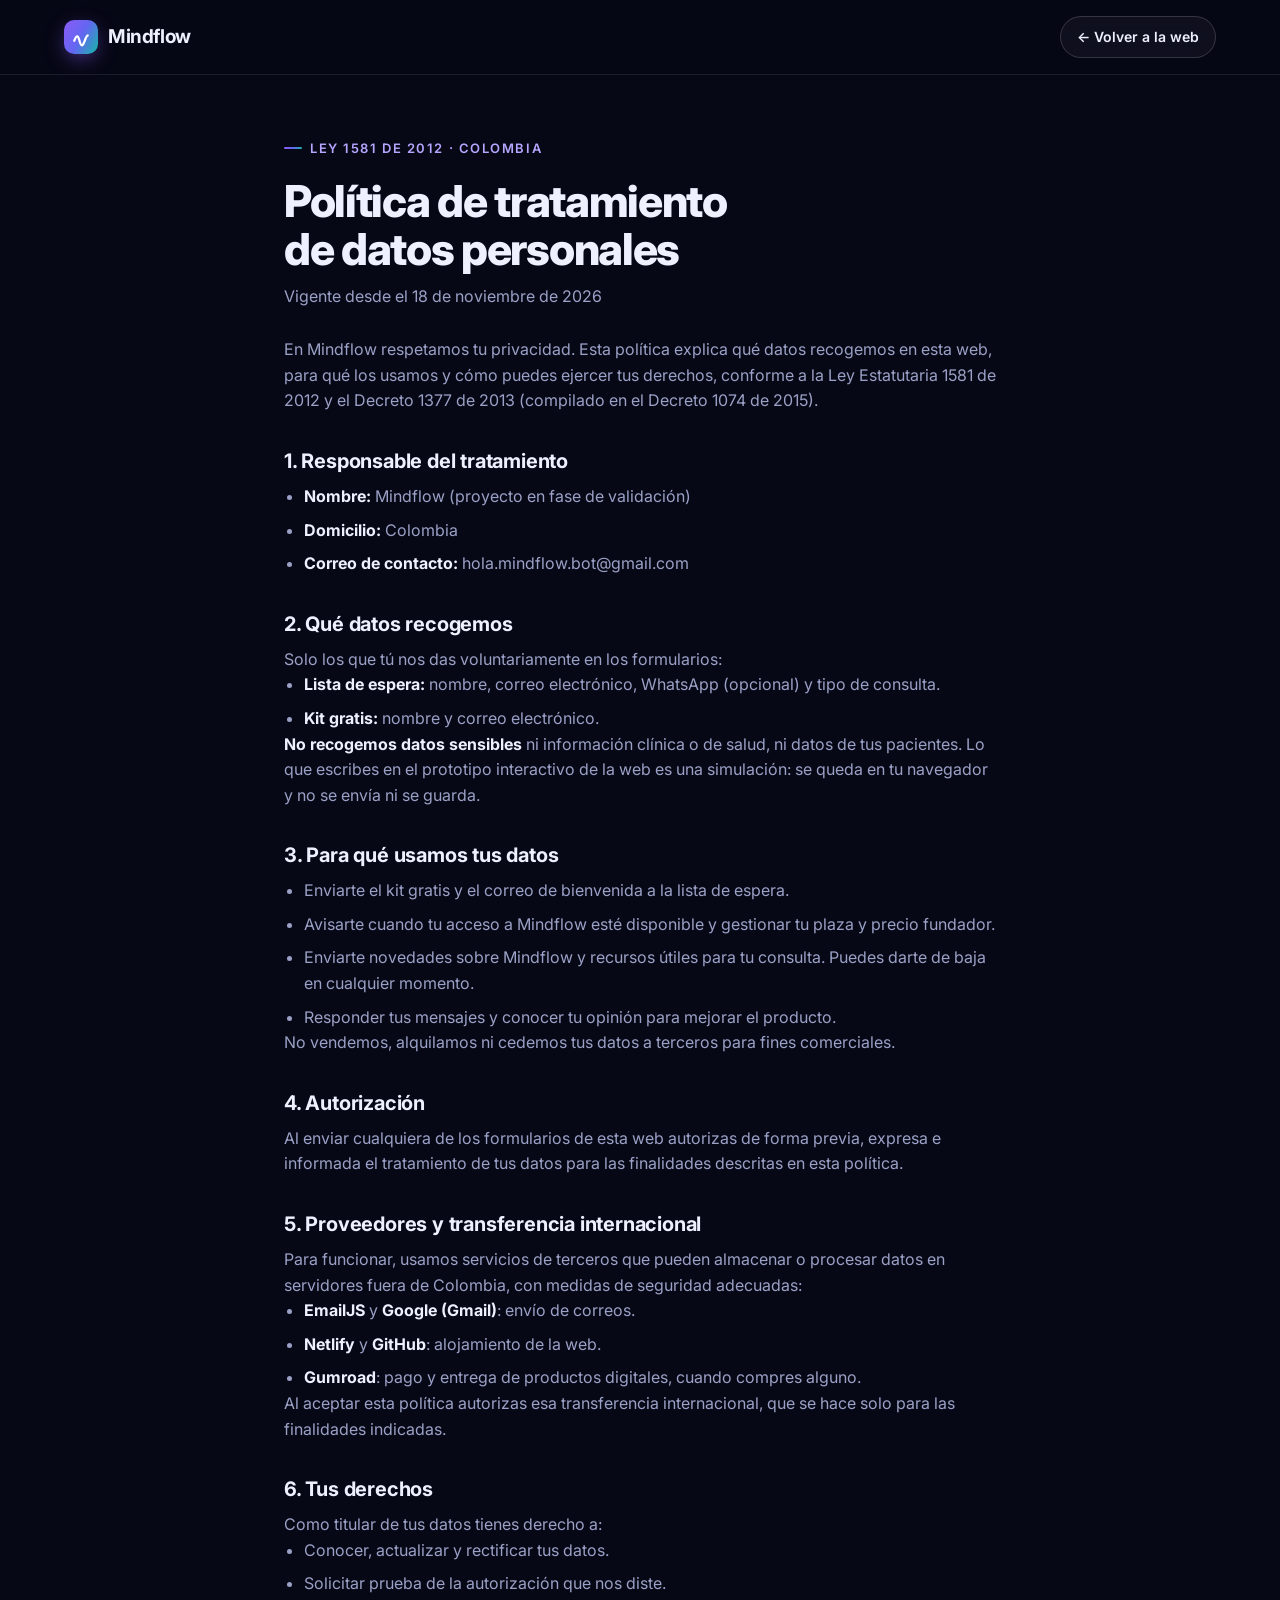
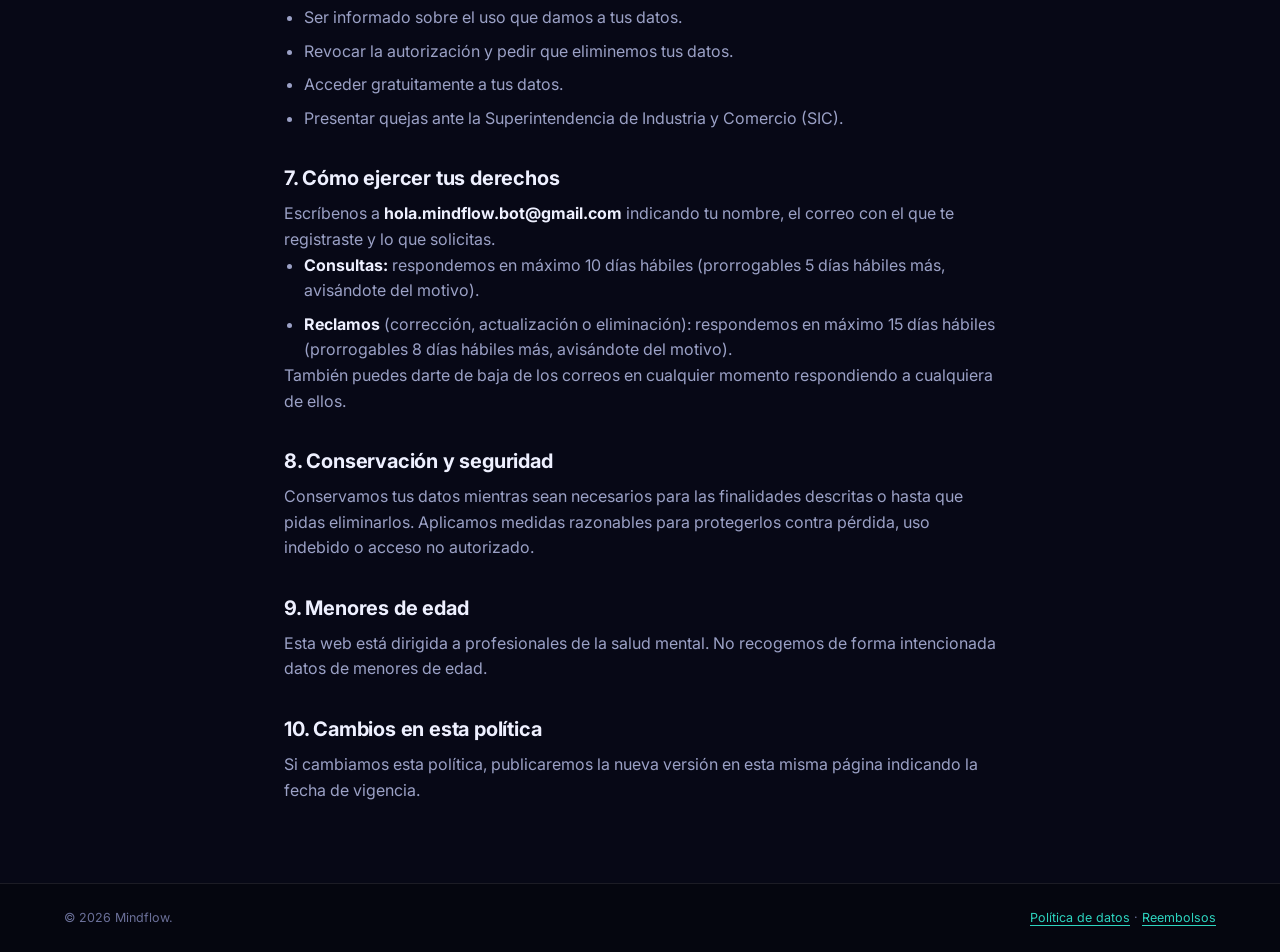
<file: privacidad.html>
<!doctype html>
<html lang="es">
<head>
  <meta charset="utf-8">
  <meta name="viewport" content="width=device-width, initial-scale=1">
  <title>Política de tratamiento de datos — Mindflow</title>
  <meta name="description" content="Cómo Mindflow recoge, usa y protege tus datos personales, conforme a la Ley 1581 de 2012 de Colombia.">
  <meta name="theme-color" content="#070816">
  <meta name="robots" content="index, follow">
  <link rel="preconnect" href="https://fonts.googleapis.com">
  <link rel="preconnect" href="https://fonts.gstatic.com" crossorigin>
  <link href="https://fonts.googleapis.com/css2?family=Inter:wght@400;500;600;700;800&family=Instrument+Serif:ital@0;1&display=swap" rel="stylesheet">
  <link rel="stylesheet" href="assets/css/styles.css">
</head>
<body class="legal-page">
  <header class="legal-top">
    <div class="container legal-top__inner">
      <a href="index.html" class="brand" aria-label="Volver a Mindflow">
        <span class="brand__mark" aria-hidden="true"><svg viewBox="0 0 64 64"><path d="M14 42c6-16 10-16 14 0s8 16 14 0 6-12 8-14" /></svg></span>
        <span class="brand__name">Mindflow</span>
      </a>
      <a href="index.html" class="btn btn--ghost btn--sm">← Volver a la web</a>
    </div>
  </header>

  <main class="container legal">
    <span class="eyebrow">Ley 1581 de 2012 · Colombia</span>
    <h1>Política de tratamiento de datos personales</h1>
    <p class="legal__meta">Vigente desde el 18 de noviembre de 2026</p>

    <p>En Mindflow respetamos tu privacidad. Esta política explica qué datos recogemos en esta web, para qué los usamos y cómo puedes ejercer tus derechos, conforme a la Ley Estatutaria 1581 de 2012 y el Decreto 1377 de 2013 (compilado en el Decreto 1074 de 2015).</p>

    <h2>1. Responsable del tratamiento</h2>
    <ul>
      <li><b>Nombre:</b> Mindflow (proyecto en fase de validación)</li>
      <li><b>Domicilio:</b> Colombia</li>
      <li><b>Correo de contacto:</b> hola.mindflow.bot@gmail.com</li>
    </ul>

    <h2>2. Qué datos recogemos</h2>
    <p>Solo los que tú nos das voluntariamente en los formularios:</p>
    <ul>
      <li><b>Lista de espera:</b> nombre, correo electrónico, WhatsApp (opcional) y tipo de consulta.</li>
      <li><b>Kit gratis:</b> nombre y correo electrónico.</li>
    </ul>
    <p><b>No recogemos datos sensibles</b> ni información clínica o de salud, ni datos de tus pacientes. Lo que escribes en el prototipo interactivo de la web es una simulación: se queda en tu navegador y no se envía ni se guarda.</p>

    <h2>3. Para qué usamos tus datos</h2>
    <ul>
      <li>Enviarte el kit gratis y el correo de bienvenida a la lista de espera.</li>
      <li>Avisarte cuando tu acceso a Mindflow esté disponible y gestionar tu plaza y precio fundador.</li>
      <li>Enviarte novedades sobre Mindflow y recursos útiles para tu consulta. Puedes darte de baja en cualquier momento.</li>
      <li>Responder tus mensajes y conocer tu opinión para mejorar el producto.</li>
    </ul>
    <p>No vendemos, alquilamos ni cedemos tus datos a terceros para fines comerciales.</p>

    <h2>4. Autorización</h2>
    <p>Al enviar cualquiera de los formularios de esta web autorizas de forma previa, expresa e informada el tratamiento de tus datos para las finalidades descritas en esta política.</p>

    <h2>5. Proveedores y transferencia internacional</h2>
    <p>Para funcionar, usamos servicios de terceros que pueden almacenar o procesar datos en servidores fuera de Colombia, con medidas de seguridad adecuadas:</p>
    <ul>
      <li><b>EmailJS</b> y <b>Google (Gmail)</b>: envío de correos.</li>
      <li><b>Netlify</b> y <b>GitHub</b>: alojamiento de la web.</li>
      <li><b>Gumroad</b>: pago y entrega de productos digitales, cuando compres alguno.</li>
    </ul>
    <p>Al aceptar esta política autorizas esa transferencia internacional, que se hace solo para las finalidades indicadas.</p>

    <h2>6. Tus derechos</h2>
    <p>Como titular de tus datos tienes derecho a:</p>
    <ul>
      <li>Conocer, actualizar y rectificar tus datos.</li>
      <li>Solicitar prueba de la autorización que nos diste.</li>
      <li>Ser informado sobre el uso que damos a tus datos.</li>
      <li>Revocar la autorización y pedir que eliminemos tus datos.</li>
      <li>Acceder gratuitamente a tus datos.</li>
      <li>Presentar quejas ante la Superintendencia de Industria y Comercio (SIC).</li>
    </ul>

    <h2>7. Cómo ejercer tus derechos</h2>
    <p>Escríbenos a <b>hola.mindflow.bot@gmail.com</b> indicando tu nombre, el correo con el que te registraste y lo que solicitas.</p>
    <ul>
      <li><b>Consultas:</b> respondemos en máximo 10 días hábiles (prorrogables 5 días hábiles más, avisándote del motivo).</li>
      <li><b>Reclamos</b> (corrección, actualización o eliminación): respondemos en máximo 15 días hábiles (prorrogables 8 días hábiles más, avisándote del motivo).</li>
    </ul>
    <p>También puedes darte de baja de los correos en cualquier momento respondiendo a cualquiera de ellos.</p>

    <h2>8. Conservación y seguridad</h2>
    <p>Conservamos tus datos mientras sean necesarios para las finalidades descritas o hasta que pidas eliminarlos. Aplicamos medidas razonables para protegerlos contra pérdida, uso indebido o acceso no autorizado.</p>

    <h2>9. Menores de edad</h2>
    <p>Esta web está dirigida a profesionales de la salud mental. No recogemos de forma intencionada datos de menores de edad.</p>

    <h2>10. Cambios en esta política</h2>
    <p>Si cambiamos esta política, publicaremos la nueva versión en esta misma página indicando la fecha de vigencia.</p>
  </main>

  <footer class="footer">
    <div class="container footer__bottom">
      <span>© 2026 Mindflow.</span>
      <span><a href="privacidad.html">Política de datos</a> · <a href="reembolsos.html">Reembolsos</a></span>
    </div>
  </footer>
</body>
</html>
</file>
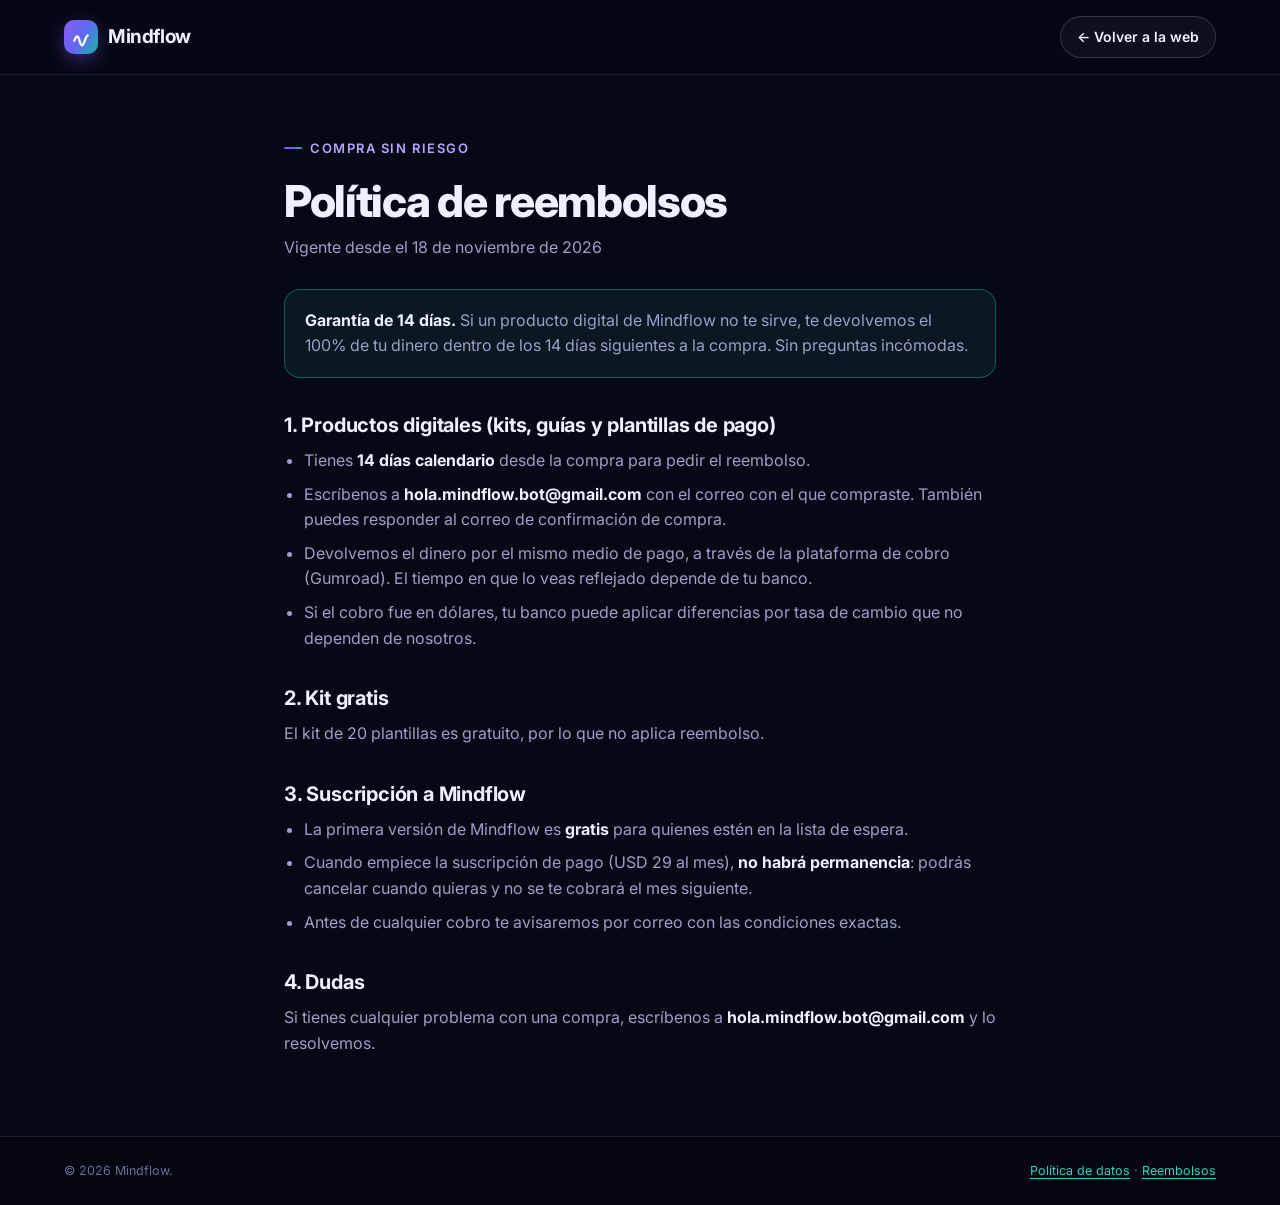
<file: reembolsos.html>
<!doctype html>
<html lang="es">
<head>
  <meta charset="utf-8">
  <meta name="viewport" content="width=device-width, initial-scale=1">
  <title>Política de reembolsos — Mindflow</title>
  <meta name="description" content="Garantía de 14 días en los productos digitales de Mindflow y condiciones de la suscripción.">
  <meta name="theme-color" content="#070816">
  <link rel="preconnect" href="https://fonts.googleapis.com">
  <link rel="preconnect" href="https://fonts.gstatic.com" crossorigin>
  <link href="https://fonts.googleapis.com/css2?family=Inter:wght@400;500;600;700;800&family=Instrument+Serif:ital@0;1&display=swap" rel="stylesheet">
  <link rel="stylesheet" href="assets/css/styles.css">
</head>
<body class="legal-page">
  <header class="legal-top">
    <div class="container legal-top__inner">
      <a href="index.html" class="brand" aria-label="Volver a Mindflow">
        <span class="brand__mark" aria-hidden="true"><svg viewBox="0 0 64 64"><path d="M14 42c6-16 10-16 14 0s8 16 14 0 6-12 8-14" /></svg></span>
        <span class="brand__name">Mindflow</span>
      </a>
      <a href="index.html" class="btn btn--ghost btn--sm">← Volver a la web</a>
    </div>
  </header>

  <main class="container legal">
    <span class="eyebrow">Compra sin riesgo</span>
    <h1>Política de reembolsos</h1>
    <p class="legal__meta">Vigente desde el 18 de noviembre de 2026</p>

    <div class="legal__highlight">
      <b>Garantía de 14 días.</b> Si un producto digital de Mindflow no te sirve, te devolvemos el 100% de tu dinero dentro de los 14 días siguientes a la compra. Sin preguntas incómodas.
    </div>

    <h2>1. Productos digitales (kits, guías y plantillas de pago)</h2>
    <ul>
      <li>Tienes <b>14 días calendario</b> desde la compra para pedir el reembolso.</li>
      <li>Escríbenos a <b>hola.mindflow.bot@gmail.com</b> con el correo con el que compraste. También puedes responder al correo de confirmación de compra.</li>
      <li>Devolvemos el dinero por el mismo medio de pago, a través de la plataforma de cobro (Gumroad). El tiempo en que lo veas reflejado depende de tu banco.</li>
      <li>Si el cobro fue en dólares, tu banco puede aplicar diferencias por tasa de cambio que no dependen de nosotros.</li>
    </ul>

    <h2>2. Kit gratis</h2>
    <p>El kit de 20 plantillas es gratuito, por lo que no aplica reembolso.</p>

    <h2>3. Suscripción a Mindflow</h2>
    <ul>
      <li>La primera versión de Mindflow es <b>gratis</b> para quienes estén en la lista de espera.</li>
      <li>Cuando empiece la suscripción de pago (USD 29 al mes), <b>no habrá permanencia</b>: podrás cancelar cuando quieras y no se te cobrará el mes siguiente.</li>
      <li>Antes de cualquier cobro te avisaremos por correo con las condiciones exactas.</li>
    </ul>

    <h2>4. Dudas</h2>
    <p>Si tienes cualquier problema con una compra, escríbenos a <b>hola.mindflow.bot@gmail.com</b> y lo resolvemos.</p>
  </main>

  <footer class="footer">
    <div class="container footer__bottom">
      <span>© 2026 Mindflow.</span>
      <span><a href="privacidad.html">Política de datos</a> · <a href="reembolsos.html">Reembolsos</a></span>
    </div>
  </footer>
</body>
</html>
</file>
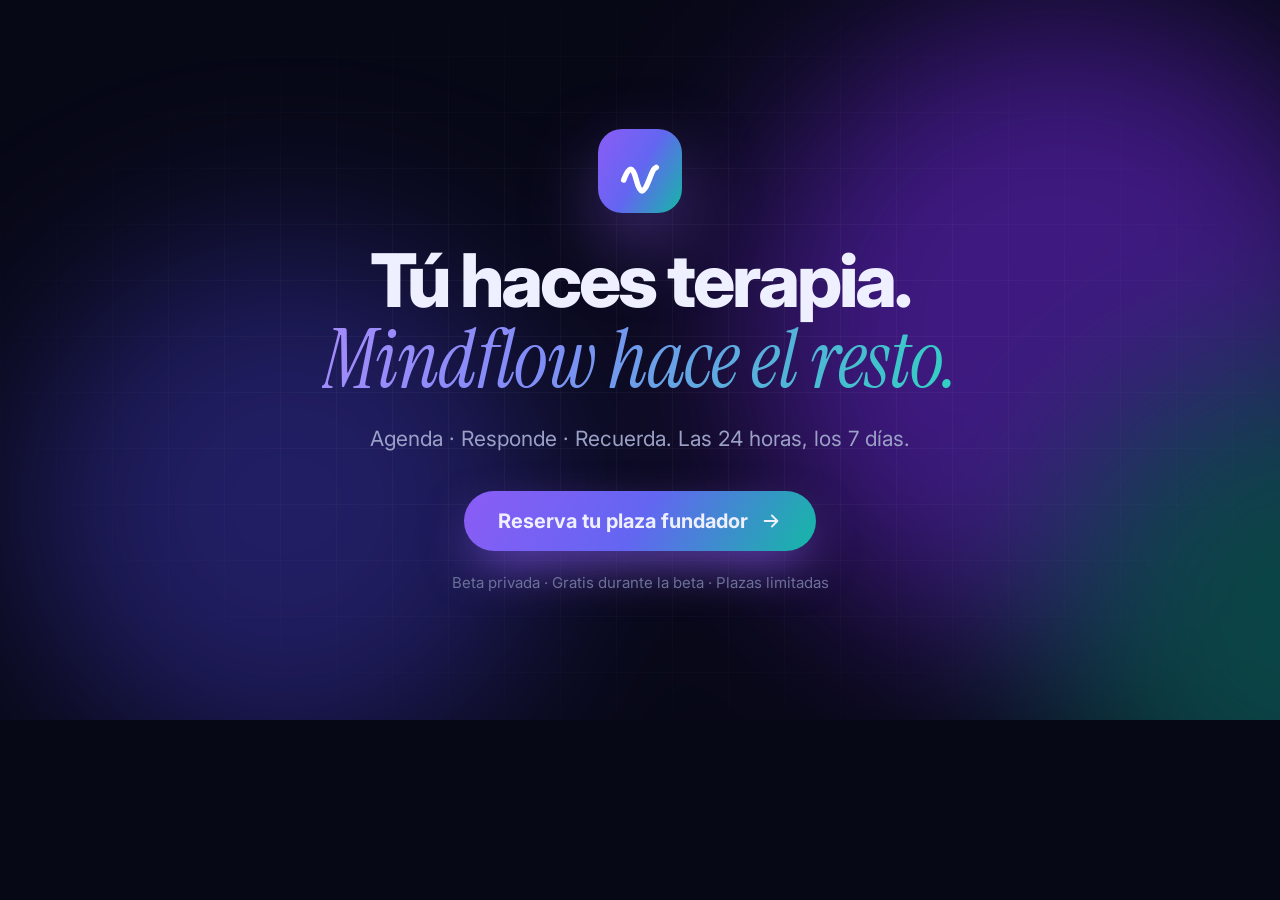
<file: video-src/promo.html>
<!doctype html>
<html lang="es">
<head>
<meta charset="utf-8">
<title>Mindflow — vídeo promocional (fuente)</title>
<!--
  Fuente del vídeo promocional de Mindflow (40 s, 1280×720 lógico → 1920×1080).
  Todas las animaciones son CSS con retardos absolutos sobre una línea de tiempo única,
  de forma que render.mjs puede "congelar" cualquier instante con window.seek(t)
  y capturar el vídeo fotograma a fotograma.
-->
<link href="https://fonts.googleapis.com/css2?family=Inter:wght@400;500;600;700;800&family=Instrument+Serif:ital@0;1&display=swap" rel="stylesheet">
<style>
  :root {
    --bg: #070816; --text: #eef0ff; --muted: #9ba1c6; --dim: #6b7099;
    --violet: #8b5cf6; --indigo: #6366f1; --teal: #2dd4bf; --pink: #f472b6; --green: #34d399; --amber: #fbbf24;
    --grad: linear-gradient(120deg, #a78bfa 0%, #818cf8 35%, #2dd4bf 100%);
    --grad-btn: linear-gradient(120deg, #8b5cf6 0%, #6366f1 50%, #14b8a6 100%);
    --ease: cubic-bezier(0.22, 1, 0.36, 1);
    --back: cubic-bezier(0.34, 1.56, 0.64, 1);
  }
  * { box-sizing: border-box; margin: 0; padding: 0; }
  html, body { width: 1280px; height: 720px; overflow: hidden; background: var(--bg); }
  body { font-family: "Inter", system-ui, sans-serif; color: var(--text); -webkit-font-smoothing: antialiased; }
  svg { fill: none; stroke: currentColor; stroke-width: 2; stroke-linecap: round; stroke-linejoin: round; }
  .serif { font-family: "Instrument Serif", Georgia, serif; font-style: italic; font-weight: 400; }
  .grad { background: var(--grad); -webkit-background-clip: text; background-clip: text; color: transparent; }

  .stage { position: relative; width: 1280px; height: 720px; overflow: hidden; isolation: isolate; }

  /* background */
  .aurora { position: absolute; inset: -30%; filter: blur(90px); opacity: .55; z-index: -2; }
  .aurora i { position: absolute; border-radius: 50%; }
  .aurora i:nth-child(1) { width: 640px; height: 640px; left: 55%; top: 20%; background: #6d28d9; animation: bA 20s ease-in-out infinite alternate; }
  .aurora i:nth-child(2) { width: 520px; height: 520px; left: 70%; top: 50%; background: #0f766e; animation: bB 16s ease-in-out infinite alternate; }
  .aurora i:nth-child(3) { width: 520px; height: 520px; left: 20%; top: 40%; background: #3730a3; animation: bC 18s ease-in-out infinite alternate; }
  @keyframes bA { to { transform: translate(-380px, 120px) scale(1.2); } }
  @keyframes bB { to { transform: translate(-460px, -160px) scale(.9); } }
  @keyframes bC { to { transform: translate(300px, -120px) scale(1.15); } }
  .grid { position: absolute; inset: 0; z-index: -1; background-image: linear-gradient(rgba(255,255,255,.035) 1px, transparent 1px), linear-gradient(90deg, rgba(255,255,255,.035) 1px, transparent 1px); background-size: 56px 56px; -webkit-mask-image: radial-gradient(ellipse 70% 70% at 50% 50%, #000 30%, transparent 85%); animation: gridMove 40s linear both; }
  @keyframes gridMove { to { background-position: 0 -280px, -280px 0; } }

  .scene { position: absolute; inset: 0; opacity: 0; }
  @keyframes sceneIn { from { opacity: 0; transform: scale(1.04); filter: blur(10px); } to { opacity: 1; transform: none; filter: none; } }
  @keyframes sceneOut { from { opacity: 1; transform: none; filter: none; } to { opacity: 0; transform: scale(.97); filter: blur(10px); } }
  @keyframes up { from { opacity: 0; transform: translateY(28px); filter: blur(6px); } to { opacity: 1; transform: none; filter: none; } }
  @keyframes pop { 0% { opacity: 0; transform: scale(.6); } 100% { opacity: 1; transform: none; } }
  @keyframes msg { from { opacity: 0; transform: translateY(14px) scale(.94); } to { opacity: 1; transform: none; } }
  @keyframes hide { to { opacity: 0; } }
  @keyframes show { from { opacity: 0; } to { opacity: 1; } }
  @keyframes draw { to { stroke-dashoffset: 0; } }
  .a { animation-fill-mode: both; }

  .kicker { display: inline-flex; align-items: center; gap: 10px; font-size: 15px; font-weight: 600; letter-spacing: .14em; text-transform: uppercase; color: #b5a6ff; }
  .kicker::before { content: ""; width: 22px; height: 2px; background: var(--grad-btn); border-radius: 2px; }
  h2 { font-size: 58px; font-weight: 800; letter-spacing: -0.04em; line-height: 1.02; margin-top: 18px; }
  h2 .serif { font-size: 1.1em; letter-spacing: -0.01em; }
  .lead { font-size: 21px; color: var(--muted); margin-top: 22px; line-height: 1.5; }

  /* ---------- S1 Logo (0–4s) ---------- */
  .s1 { display: grid; place-items: center; animation: sceneIn .01s 0s both, sceneOut .7s var(--ease) 3.4s forwards; }
  .logo { display: flex; flex-direction: column; align-items: center; gap: 26px; }
  .mark { width: 120px; height: 120px; border-radius: 34px; background: var(--grad-btn); display: grid; place-items: center; box-shadow: 0 30px 80px -10px rgba(139,92,246,.7); animation: pop 1s var(--back) .2s both; }
  .mark svg { width: 84px; height: 84px; stroke: #fff; stroke-width: 6; }
  .mark path { stroke-dasharray: 80; stroke-dashoffset: 80; animation: draw 1.2s var(--ease) .6s forwards; }
  .word { font-size: 92px; font-weight: 800; letter-spacing: -0.05em; animation: up 1s var(--ease) .9s both; }
  .tag { font-size: 24px; color: var(--muted); animation: up 1s var(--ease) 1.4s both; }
  .tag b { color: var(--text); font-weight: 600; }

  /* ---------- S2 Chat (4–12s) ---------- */
  .s2 { animation: sceneIn .8s var(--ease) 4s both, sceneOut .6s var(--ease) 11.5s forwards; }
  .left { position: absolute; left: 96px; top: 50%; transform: translateY(-50%); width: 560px; }
  .left > * { animation: up .9s var(--ease) both; }
  .clock { font-size: 120px; font-weight: 800; letter-spacing: -0.05em; line-height: 1; font-variant-numeric: tabular-nums; }
  .clock small { display: block; font-size: 18px; font-weight: 500; letter-spacing: .02em; color: var(--muted); margin-top: 8px; }
  .phone { position: absolute; right: 120px; top: 50%; width: 320px; height: 640px; margin-top: -320px; border-radius: 50px; padding: 12px; background: linear-gradient(160deg, #2a2d4a, #12142a 40%, #1d1f3a); box-shadow: 0 0 0 1px rgba(255,255,255,.12), 0 50px 100px -20px rgba(0,0,0,.8), 0 0 140px -20px rgba(139,92,246,.55); }
  .notch { position: absolute; top: 22px; left: 50%; margin-left: -48px; width: 96px; height: 26px; border-radius: 20px; background: #05060f; z-index: 3; }
  .screen { height: 100%; border-radius: 40px; overflow: hidden; background: #0b0d1f; display: flex; flex-direction: column; }
  .chead { display: flex; align-items: center; gap: 10px; padding: 56px 16px 14px; background: linear-gradient(180deg, #161936, #10122a); border-bottom: 1px solid rgba(255,255,255,.08); font-size: 13px; }
  .chead strong { display: block; font-size: 14px; }
  .on { color: var(--teal); font-size: 11.5px; }
  .av { width: 38px; height: 38px; border-radius: 50%; background: var(--grad-btn); display: grid; place-items: center; font-weight: 800; }
  .cbody { flex: 1; padding: 16px 12px; display: flex; flex-direction: column; justify-content: flex-end; gap: 9px; }
  .m { max-width: 86%; padding: 10px 13px; border-radius: 17px; font-size: 13.5px; line-height: 1.42; animation: msg .5s var(--ease) both; }
  .m time { display: block; font-size: 10px; opacity: .55; text-align: right; margin-top: 2px; }
  .in { align-self: flex-start; background: #1b1e3c; border-bottom-left-radius: 5px; }
  .out { align-self: flex-end; background: linear-gradient(135deg, #7c3aed, #4f46e5); border-bottom-right-radius: 5px; }
  .card { background: rgba(45,212,191,.1); border: 1px solid rgba(45,212,191,.4); }
  .card b { color: var(--teal); }
  .typing { align-self: flex-start; display: inline-flex; gap: 4px; padding: 12px 14px; border-radius: 16px; background: #1b1e3c; }
  .typing span { width: 6px; height: 6px; border-radius: 50%; background: var(--muted); animation: bounce 1.1s infinite; }
  .typing span:nth-child(2) { animation-delay: .15s; } .typing span:nth-child(3) { animation-delay: .3s; }
  @keyframes bounce { 0%,60%,100% { transform: translateY(0); opacity: .5; } 30% { transform: translateY(-5px); opacity: 1; } }
  /* typing indicators: appear then collapse */
  .ty { overflow: hidden; }
  @keyframes tyLife { 0% { opacity: 0; max-height: 0; padding-block: 0; } 8% { opacity: 1; max-height: 40px; padding-block: 12px; } 88% { opacity: 1; max-height: 40px; padding-block: 12px; } 100% { opacity: 0; max-height: 0; padding-block: 0; margin-top: -9px; } }
  .m.later { max-height: 0; padding-block: 0; margin-top: -9px; opacity: 0; }
  @keyframes grow { from { max-height: 0; padding-block: 0; margin-top: -9px; opacity: 0; transform: translateY(14px) scale(.94); } to { max-height: 160px; padding-block: 10px; margin-top: 0; opacity: 1; transform: none; } }

  /* ---------- S3 Agenda (12–20s) ---------- */
  .s3 { animation: sceneIn .8s var(--ease) 12s both, sceneOut .6s var(--ease) 19.5s forwards; }
  .s3 .left { width: 440px; }
  .s3 h2 { font-size: 52px; }
  .cal { position: absolute; right: 80px; top: 50%; width: 640px; margin-top: -230px; padding: 26px; border-radius: 26px; background: rgba(17,19,42,.85); border: 1px solid rgba(255,255,255,.12); box-shadow: 0 40px 100px -30px rgba(0,0,0,.8); animation: up 1s var(--ease) 12.4s both; }
  .cal__head { display: flex; justify-content: space-between; align-items: center; margin-bottom: 18px; }
  .cal__head b { font-size: 19px; }
  .sync { font-size: 12.5px; color: var(--green); padding: 6px 12px; border-radius: 999px; background: rgba(52,211,153,.1); border: 1px solid rgba(52,211,153,.3); }
  .week { display: grid; grid-template-columns: repeat(5, 1fr); gap: 10px; }
  .col { display: flex; flex-direction: column; gap: 8px; }
  .col > b { text-align: center; font-size: 13px; color: var(--muted); font-weight: 600; }
  .col > b small { display: block; font-size: 20px; color: var(--text); }
  .sl { height: 46px; border-radius: 10px; padding: 6px 9px; font-size: 12px; line-height: 1.25; background: rgba(99,102,241,.14); border-left: 3px solid var(--indigo); }
  .sl i { display: block; font-style: normal; color: var(--muted); font-size: 10.5px; }
  .sl.t { background: rgba(45,212,191,.12); border-color: var(--teal); }
  .sl.p { background: rgba(244,114,182,.12); border-color: var(--pink); }
  .sl.free { background: transparent; border: 1px dashed rgba(255,255,255,.12); color: var(--dim); }
  .sl.hit { position: relative; overflow: hidden; }
  .sl.hit .fill { position: absolute; inset: 0; background: var(--grad-btn); color: #fff; padding: 6px 9px; border-radius: 9px; animation: pop .7s var(--back) 14.2s both; }
  .sl.hit .fill i { color: rgba(255,255,255,.85); }
  .ring { position: absolute; inset: -4px; border-radius: 14px; border: 2px solid var(--violet); opacity: 0; animation: ringPulse 1.4s var(--ease) 14.4s 2 both; }
  @keyframes ringPulse { 0% { opacity: .9; transform: scale(1); } 100% { opacity: 0; transform: scale(1.25); } }
  .cursor { position: absolute; width: 26px; height: 26px; z-index: 5; left: 700px; top: 620px; animation: cursorMove 1.4s var(--ease) 12.9s both, cursorClick .25s ease-in-out 14.15s both, hide .4s 15.4s forwards; filter: drop-shadow(0 4px 10px rgba(0,0,0,.6)); }
  .cursor svg { width: 26px; height: 26px; fill: #fff; stroke: #111; stroke-width: 1.2; }
  @keyframes cursorMove { to { left: 1000px; top: 330px; } }
  @keyframes cursorClick { 50% { transform: scale(.75); } }
  .confirm { position: absolute; right: 120px; bottom: 54px; display: flex; align-items: center; gap: 14px; padding: 16px 22px; border-radius: 18px; background: rgba(17,19,42,.92); border: 1px solid rgba(45,212,191,.45); box-shadow: 0 30px 70px -20px rgba(0,0,0,.8), 0 0 50px -10px rgba(45,212,191,.4); animation: up .8s var(--back) 15.4s both; }
  .confirm .ic { width: 44px; height: 44px; border-radius: 12px; display: grid; place-items: center; background: rgba(52,211,153,.15); color: var(--green); }
  .confirm .ic svg { width: 24px; height: 24px; stroke-width: 3; }
  .confirm b { display: block; font-size: 16px; }
  .confirm span { font-size: 13.5px; color: var(--muted); }
  .chips { display: flex; gap: 10px; margin-top: 30px; flex-wrap: wrap; }
  .chip { padding: 9px 14px; border-radius: 999px; font-size: 14px; font-weight: 500; background: rgba(255,255,255,.06); border: 1px solid rgba(255,255,255,.12); animation: pop .6s var(--back) both; }
  .chip b { color: var(--teal); }

  /* ---------- S4 Recordatorio (20–28s) ---------- */
  .s4 { animation: sceneIn .8s var(--ease) 20s both, sceneOut .6s var(--ease) 27.5s forwards; }
  .lock { position: absolute; right: 140px; top: 50%; width: 320px; height: 640px; margin-top: -320px; border-radius: 50px; padding: 12px; background: linear-gradient(160deg, #2a2d4a, #12142a 40%, #1d1f3a); box-shadow: 0 0 0 1px rgba(255,255,255,.12), 0 50px 100px -20px rgba(0,0,0,.8), 0 0 140px -20px rgba(45,212,191,.45); }
  .lock .screen { background: radial-gradient(120% 80% at 30% 10%, #3b2a7a, #0d0f26 60%), #0d0f26; align-items: center; padding: 70px 14px 0; }
  .lock__time { font-size: 72px; font-weight: 300; letter-spacing: -0.03em; line-height: 1; }
  .lock__date { font-size: 15px; color: rgba(255,255,255,.75); margin-top: 6px; }
  .notif { width: 100%; margin-top: 46px; padding: 13px 14px; border-radius: 20px; background: rgba(255,255,255,.14); backdrop-filter: blur(10px); font-size: 13px; line-height: 1.4; animation: notifIn .8s var(--back) 21s both; }
  @keyframes notifIn { from { opacity: 0; transform: translateY(-60px) scale(.9); } to { opacity: 1; transform: none; } }
  .notif__h { display: flex; align-items: center; gap: 8px; font-size: 12px; color: rgba(255,255,255,.75); margin-bottom: 6px; }
  .wa { width: 22px; height: 22px; border-radius: 6px; background: #25d366; display: grid; place-items: center; }
  .wa svg { width: 13px; height: 13px; color: #fff; }
  .notif strong { display: block; font-size: 13.5px; }
  .actions { display: flex; gap: 8px; margin-top: 10px; }
  .actions span { flex: 1; text-align: center; padding: 8px; border-radius: 12px; background: rgba(255,255,255,.12); font-weight: 600; font-size: 12.5px; position: relative; overflow: hidden; }
  .actions .yes::after { content: "✅ Confirmado"; position: absolute; inset: 0; display: grid; place-items: center; background: var(--green); color: #052e1c; animation: show .3s 23.6s both; }
  .tap { position: absolute; width: 46px; height: 46px; border-radius: 50%; background: rgba(255,255,255,.5); left: 894px; top: 382px; opacity: 0; animation: tap .7s ease-out 23.3s both; z-index: 6; }
  @keyframes tap { 0% { opacity: 0; transform: scale(.4); } 30% { opacity: .9; } 100% { opacity: 0; transform: scale(1.5); } }
  .steps { margin-top: 34px; display: grid; gap: 12px; }
  .st { display: flex; align-items: center; gap: 14px; padding: 14px 18px; border-radius: 16px; background: rgba(255,255,255,.05); border: 1px solid rgba(255,255,255,.1); font-size: 17px; animation: up .7s var(--ease) both; }
  .st .dot { width: 30px; height: 30px; border-radius: 9px; display: grid; place-items: center; flex: none; background: rgba(45,212,191,.15); color: var(--teal); }
  .st .dot svg { width: 16px; height: 16px; stroke-width: 3; }
  .st em { margin-left: auto; font-style: normal; font-size: 12.5px; font-weight: 600; padding: 4px 10px; border-radius: 999px; position: relative; }
  .pill-sched { background: rgba(251,191,36,.12); color: var(--amber); }
  .pill-ok { background: rgba(52,211,153,.14); color: var(--green); }
  .st em.swap { position: relative; display: inline-block; padding: 0; }
  .swap .b { position: absolute; right: 0; top: 0; animation: show .4s 23.8s both; }
  .swap .a1 { animation: hide .3s 23.8s forwards; }

  /* ---------- S5 Panel (28–35s) ---------- */
  .s5 { animation: sceneIn .8s var(--ease) 28s both, sceneOut .6s var(--ease) 34.6s forwards; }
  .s5 .head { position: absolute; left: 96px; right: 96px; top: 70px; text-align: center; }
  .s5 h2 { font-size: 52px; }
  .s5 .head > * { animation: up .9s var(--ease) both; }
  .kpis { position: absolute; left: 96px; right: 96px; top: 280px; display: grid; grid-template-columns: repeat(4, 1fr); gap: 18px; }
  .kpi { padding: 24px; border-radius: 22px; background: linear-gradient(180deg, rgba(255,255,255,.07), rgba(255,255,255,.02)); border: 1px solid rgba(255,255,255,.12); animation: up .8s var(--ease) both; }
  .kpi span { font-size: 14px; color: var(--muted); }
  .kpi b { display: block; font-size: 52px; font-weight: 800; letter-spacing: -0.04em; margin: 6px 0 2px; font-variant-numeric: tabular-nums; }
  .kpi em { font-style: normal; font-size: 13px; color: var(--green); }
  .kpi:nth-child(1) b { color: #c4b5fd; } .kpi:nth-child(3) b { color: var(--teal); }
  .bars { position: absolute; left: 96px; right: 96px; top: 470px; height: 150px; display: flex; align-items: flex-end; gap: 12px; padding: 18px 24px 0; border-radius: 22px; background: rgba(255,255,255,.03); border: 1px solid rgba(255,255,255,.08); animation: up .8s var(--ease) 29.6s both; }
  .bars i { flex: 1; border-radius: 8px 8px 0 0; background: var(--grad-btn); transform-origin: bottom; animation: barUp 1s var(--ease) both; opacity: .9; }
  @keyframes barUp { from { transform: scaleY(0); } to { transform: scaleY(1); } }

  /* ---------- S6 CTA (35–40s) ---------- */
  .s6 { display: grid; place-items: center; text-align: center; animation: sceneIn .9s var(--ease) 35s both; }
  .s6 .mark { width: 84px; height: 84px; border-radius: 24px; margin: 0 auto 30px; animation: pop .9s var(--back) 35.3s both; }
  .s6 .mark svg { width: 58px; height: 58px; }
  .s6 .mark path { animation: draw 1.2s var(--ease) 35.5s both; }
  .s6 h2 { font-size: 74px; animation: up 1s var(--ease) 35.6s both; }
  .s6 .lead { animation: up 1s var(--ease) 36.1s both; }
  .btn { display: inline-flex; align-items: center; gap: 12px; margin-top: 36px; padding: 18px 34px; border-radius: 999px; background: var(--grad-btn); font-weight: 700; font-size: 20px; box-shadow: 0 20px 50px -10px rgba(139,92,246,.8); animation: pop .9s var(--back) 36.7s both; }
  .btn svg { width: 22px; height: 22px; }
  .fine { margin-top: 22px; font-size: 15px; color: var(--dim); animation: up 1s var(--ease) 37.2s both; }

  /* persistent watermark & timeline bar */
  .wm { position: absolute; left: 36px; bottom: 28px; display: flex; align-items: center; gap: 9px; font-weight: 700; font-size: 16px; opacity: 0; animation: show .6s 4.2s both, hide .5s 34.8s forwards; }
  .wm i { width: 24px; height: 24px; border-radius: 7px; background: var(--grad-btn); display: grid; place-items: center; }
  .wm i svg { width: 17px; height: 17px; stroke: #fff; stroke-width: 6; }
  .chap { position: absolute; right: 36px; bottom: 28px; display: flex; gap: 6px; opacity: 0; animation: show .6s 4.2s both, hide .5s 34.8s forwards; }
  .chap span { width: 46px; height: 4px; border-radius: 2px; background: rgba(255,255,255,.12); overflow: hidden; }
  .chap span::after { content: ""; display: block; height: 100%; background: var(--grad-btn); transform-origin: 0 50%; transform: scaleX(0); animation: barFill 8s linear both; }
  .chap span:nth-child(1)::after { animation-delay: 4s; } .chap span:nth-child(2)::after { animation-delay: 12s; }
  .chap span:nth-child(3)::after { animation-delay: 20s; } .chap span:nth-child(4)::after { animation-delay: 28s; animation-duration: 7s; }
  @keyframes barFill { to { transform: scaleX(1); } }
</style>
</head>
<body>
<div class="stage">
  <div class="aurora"><i></i><i></i><i></i></div>
  <div class="grid"></div>

  <!-- S1 -->
  <section class="scene s1">
    <div class="logo">
      <div class="mark"><svg viewBox="0 0 64 64"><path d="M14 42c6-16 10-16 14 0s8 16 14 0 6-12 8-14"/></svg></div>
      <div class="word">Mindflow</div>
      <div class="tag">El asistente <b>24/7</b> para psicólogos</div>
    </div>
  </section>

  <!-- S2 -->
  <section class="scene s2">
    <div class="left">
      <div class="kicker" style="animation-delay:4.3s">Martes, fuera de horario</div>
      <div class="clock" style="animation-delay:4.5s; margin-top:18px">23:47<small>Tu consulta está cerrada. Tú estás descansando.</small></div>
      <h2 style="animation-delay:5.2s; font-size:50px">Un paciente escribe.<br><span class="serif grad">Mindflow responde.</span></h2>
      <p class="lead" style="animation-delay:5.8s">Al instante, con tu tono y tu información. Sin que tengas que tocar el celular.</p>
    </div>
    <div class="phone a" style="animation: up 1s var(--ease) 4.4s both">
      <div class="notch"></div>
      <div class="screen">
        <div class="chead"><div class="av">M</div><div><strong>Consulta Psic. Laura M.</strong><span class="on">● Asistente Mindflow · en línea</span></div></div>
        <div class="cbody">
          <div class="m out" style="animation: grow .5s var(--ease) 5.4s both">Hola, ¿tienen hueco esta semana? Lo estoy pasando mal con la ansiedad 😔<time>23:47</time></div>
          <div class="typing ty" style="animation: tyLife 1.2s linear 6.1s both"><span></span><span></span><span></span></div>
          <div class="m in" style="animation: grow .5s var(--ease) 7.3s both">Hola 💜 Gracias por escribir. Laura tiene hueco el <b>jueves 14:00</b> o el <b>viernes 10:00</b>. ¿Cuál prefieres?<time>23:47</time></div>
          <div class="m out" style="animation: grow .5s var(--ease) 8.5s both">Jueves perfecto. ¿Puede ser online?<time>23:48</time></div>
          <div class="typing ty" style="animation: tyLife 1s linear 9.1s both"><span></span><span></span><span></span></div>
          <div class="m in card" style="animation: grow .5s var(--ease) 10.1s both">✅ <b>Sesión reservada</b><br>Jueves · 14:00 · Online<br>Te envío el enlace y te recuerdo 24 h antes.<time>23:48</time></div>
        </div>
      </div>
    </div>
  </section>

  <!-- S3 -->
  <section class="scene s3">
    <div class="left">
      <div class="kicker" style="animation-delay:12.3s">Agenda inteligente</div>
      <h2 style="animation-delay:12.5s">Agenda la sesión.<br><span class="serif grad">Sin dobles reservas.</span></h2>
      <p class="lead" style="animation-delay:12.8s">Solo ofrece tus huecos reales y sincroniza tu calendario al segundo.</p>
      <div class="chips" style="animation:none">
        <span class="chip" style="animation-delay:16.4s"><b>✓</b> Google Calendar</span>
        <span class="chip" style="animation-delay:16.7s"><b>✓</b> Enlace Meet</span>
        <span class="chip" style="animation-delay:17s"><b>✓</b> Pago opcional</span>
      </div>
    </div>
    <div class="cal">
      <div class="cal__head"><b>Semana del 16 al 20</b><span class="sync">● Sincronizado</span></div>
      <div class="week">
        <div class="col"><b>Lun<small>16</small></b><div class="sl">09:00 · M.G.<i>Seguimiento</i></div><div class="sl p">11:00 · A.R.<i>Pareja</i></div><div class="sl free">14:00</div><div class="sl t">17:00 · J.P.<i>Online</i></div></div>
        <div class="col"><b>Mar<small>17</small></b><div class="sl t">10:00 · L.S.<i>Primera</i></div><div class="sl">12:00 · C.M.<i>Seguimiento</i></div><div class="sl free">16:00</div><div class="sl t">18:00 · R.T.<i>Online</i></div></div>
        <div class="col"><b>Mié<small>18</small></b><div class="sl">09:00 · P.D.<i>Seguimiento</i></div><div class="sl free">12:00</div><div class="sl p">16:00 · N.F.<i>Familiar</i></div><div class="sl free">19:00</div></div>
        <div class="col"><b>Jue<small>19</small></b><div class="sl">11:00 · E.V.<i>Seguimiento</i></div><div class="sl free hit">14:00<div class="fill">14:00 · Nuevo<i>Online · Mindflow</i></div><div class="ring"></div></div><div class="sl t">17:00 · S.L.<i>Online</i></div><div class="sl">19:00 · D.C.<i>Seguimiento</i></div></div>
        <div class="col"><b>Vie<small>20</small></b><div class="sl p">10:00 · V.H.<i>Pareja</i></div><div class="sl t">12:00 · G.B.<i>Online</i></div><div class="sl free">16:00</div><div class="sl free">18:00</div></div>
      </div>
    </div>
    <div class="cursor"><svg viewBox="0 0 24 24"><path d="M4 2l16 9-7 2-3 7z"/></svg></div>
    <div class="confirm"><div class="ic"><svg viewBox="0 0 24 24"><path d="M5 13l4 4L19 7"/></svg></div><div><b>Nueva cita agendada por Mindflow</b><span>Jueves 19 · 14:00 · Online · Recordatorios programados</span></div></div>
  </section>

  <!-- S4 -->
  <section class="scene s4">
    <div class="left" style="width:520px">
      <div class="kicker" style="animation-delay:20.3s">Recordatorios automáticos</div>
      <h2 style="animation-delay:20.5s">Menos ausencias.<br><span class="serif grad">Más sesiones confirmadas.</span></h2>
      <div class="steps" style="animation:none">
        <div class="st" style="animation-delay:21.2s"><span class="dot"><svg viewBox="0 0 24 24"><path d="M5 13l4 4L19 7"/></svg></span>Recordatorio 24 h antes <em class="swap"><span class="a1 pill-sched" style="display:inline-block;padding:4px 10px;border-radius:999px">Enviado</span><span class="b pill-ok" style="padding:4px 10px;border-radius:999px;white-space:nowrap">Confirmado ✓</span></em></div>
        <div class="st" style="animation-delay:21.5s"><span class="dot"><svg viewBox="0 0 24 24"><path d="M5 13l4 4L19 7"/></svg></span>Recordatorio 2 h antes <em class="pill-sched">Programado</em></div>
        <div class="st" style="animation-delay:21.8s"><span class="dot"><svg viewBox="0 0 24 24"><path d="M5 13l4 4L19 7"/></svg></span>Si cancela, avisa a tu lista de espera</div>
      </div>
    </div>
    <div class="lock a" style="animation: up 1s var(--ease) 20.3s both">
      <div class="notch"></div>
      <div class="screen">
        <div class="lock__time">9:00</div>
        <div class="lock__date">miércoles, 18 de noviembre</div>
        <div class="notif">
          <div class="notif__h"><span class="wa"><svg viewBox="0 0 24 24"><path d="M21 12a8 8 0 01-11.6 7.1L4 20l1-4.6A8 8 0 1121 12z"/></svg></span>WHATSAPP · ahora</div>
          <strong>Consulta Psic. Laura M.</strong>
          Hola Ana 👋 Te recuerdo tu sesión <b>mañana jueves a las 14:00</b> (online). ¿Confirmas tu asistencia?
          <div class="actions"><span class="yes">Confirmar</span><span>Reprogramar</span></div>
        </div>
      </div>
    </div>
    <div class="tap"></div>
  </section>

  <!-- S5 -->
  <section class="scene s5">
    <div class="head">
      <div class="kicker" style="animation-delay:28.2s">Tu panel</div>
      <h2 style="animation-delay:28.4s">Tu consulta, <span class="serif grad">en piloto automático.</span></h2>
    </div>
    <div class="kpis">
      <div class="kpi" style="animation-delay:28.8s"><span>Sesiones agendadas</span><b data-count="86" data-from="28.9">0</b><em>este mes</em></div>
      <div class="kpi" style="animation-delay:29s"><span>Asistencia confirmada</span><b data-count="94" data-suffix="%" data-from="29.1">0</b><em>con recordatorios</em></div>
      <div class="kpi" style="animation-delay:29.2s"><span>Preguntas respondidas</span><b data-count="312" data-from="29.3">0</b><em>24/7, al instante</em></div>
      <div class="kpi" style="animation-delay:29.4s"><span>Horas recuperadas</span><b data-count="31" data-suffix=" h" data-from="29.5">0</b><em>para ti</em></div>
    </div>
    <div class="bars">
      <i style="height:40%;animation-delay:29.9s"></i><i style="height:55%;animation-delay:30s"></i><i style="height:48%;animation-delay:30.1s"></i><i style="height:66%;animation-delay:30.2s"></i><i style="height:60%;animation-delay:30.3s"></i><i style="height:74%;animation-delay:30.4s"></i><i style="height:70%;animation-delay:30.5s"></i><i style="height:82%;animation-delay:30.6s"></i><i style="height:78%;animation-delay:30.7s"></i><i style="height:90%;animation-delay:30.8s"></i><i style="height:88%;animation-delay:30.9s"></i><i style="height:96%;animation-delay:31s"></i>
    </div>
  </section>

  <!-- S6 -->
  <section class="scene s6">
    <div>
      <div class="mark"><svg viewBox="0 0 64 64"><path d="M14 42c6-16 10-16 14 0s8 16 14 0 6-12 8-14"/></svg></div>
      <h2>Tú haces terapia.<br><span class="serif grad">Mindflow hace el resto.</span></h2>
      <p class="lead">Agenda · Responde · Recuerda. Las 24 horas, los 7 días.</p>
      <div class="btn">Reserva tu plaza fundador <svg viewBox="0 0 24 24"><path d="M5 12h14M13 6l6 6-6 6"/></svg></div>
      <p class="fine">Beta privada · Gratis durante la beta · Plazas limitadas</p>
    </div>
  </section>

  <div class="wm"><i><svg viewBox="0 0 64 64"><path d="M14 42c6-16 10-16 14 0s8 16 14 0 6-12 8-14"/></svg></i>Mindflow</div>
  <div class="chap"><span></span><span></span><span></span><span></span></div>
</div>

<script>
  // Seekable timeline: freezes every CSS animation at time t (seconds) and updates counters.
  const counters = [...document.querySelectorAll("[data-count]")];
  window.seek = (t) => {
    document.getAnimations().forEach((a) => { a.pause(); a.currentTime = t * 1000; });
    counters.forEach((el) => {
      const from = +el.dataset.from, to = +el.dataset.count;
      const k = Math.min(1, Math.max(0, (t - from) / 1.8));
      el.textContent = Math.round(to * (1 - Math.pow(1 - k, 4))) + (el.dataset.suffix || "");
    });
  };
  window.DURATION = 40;
  // Preview in a normal browser: play in real time.
  if (!navigator.webdriver) {
    const t0 = performance.now();
    (function loop() { seek(((performance.now() - t0) / 1000) % 40); requestAnimationFrame(loop); })();
  }
</script>
</body>
</html>
</file>
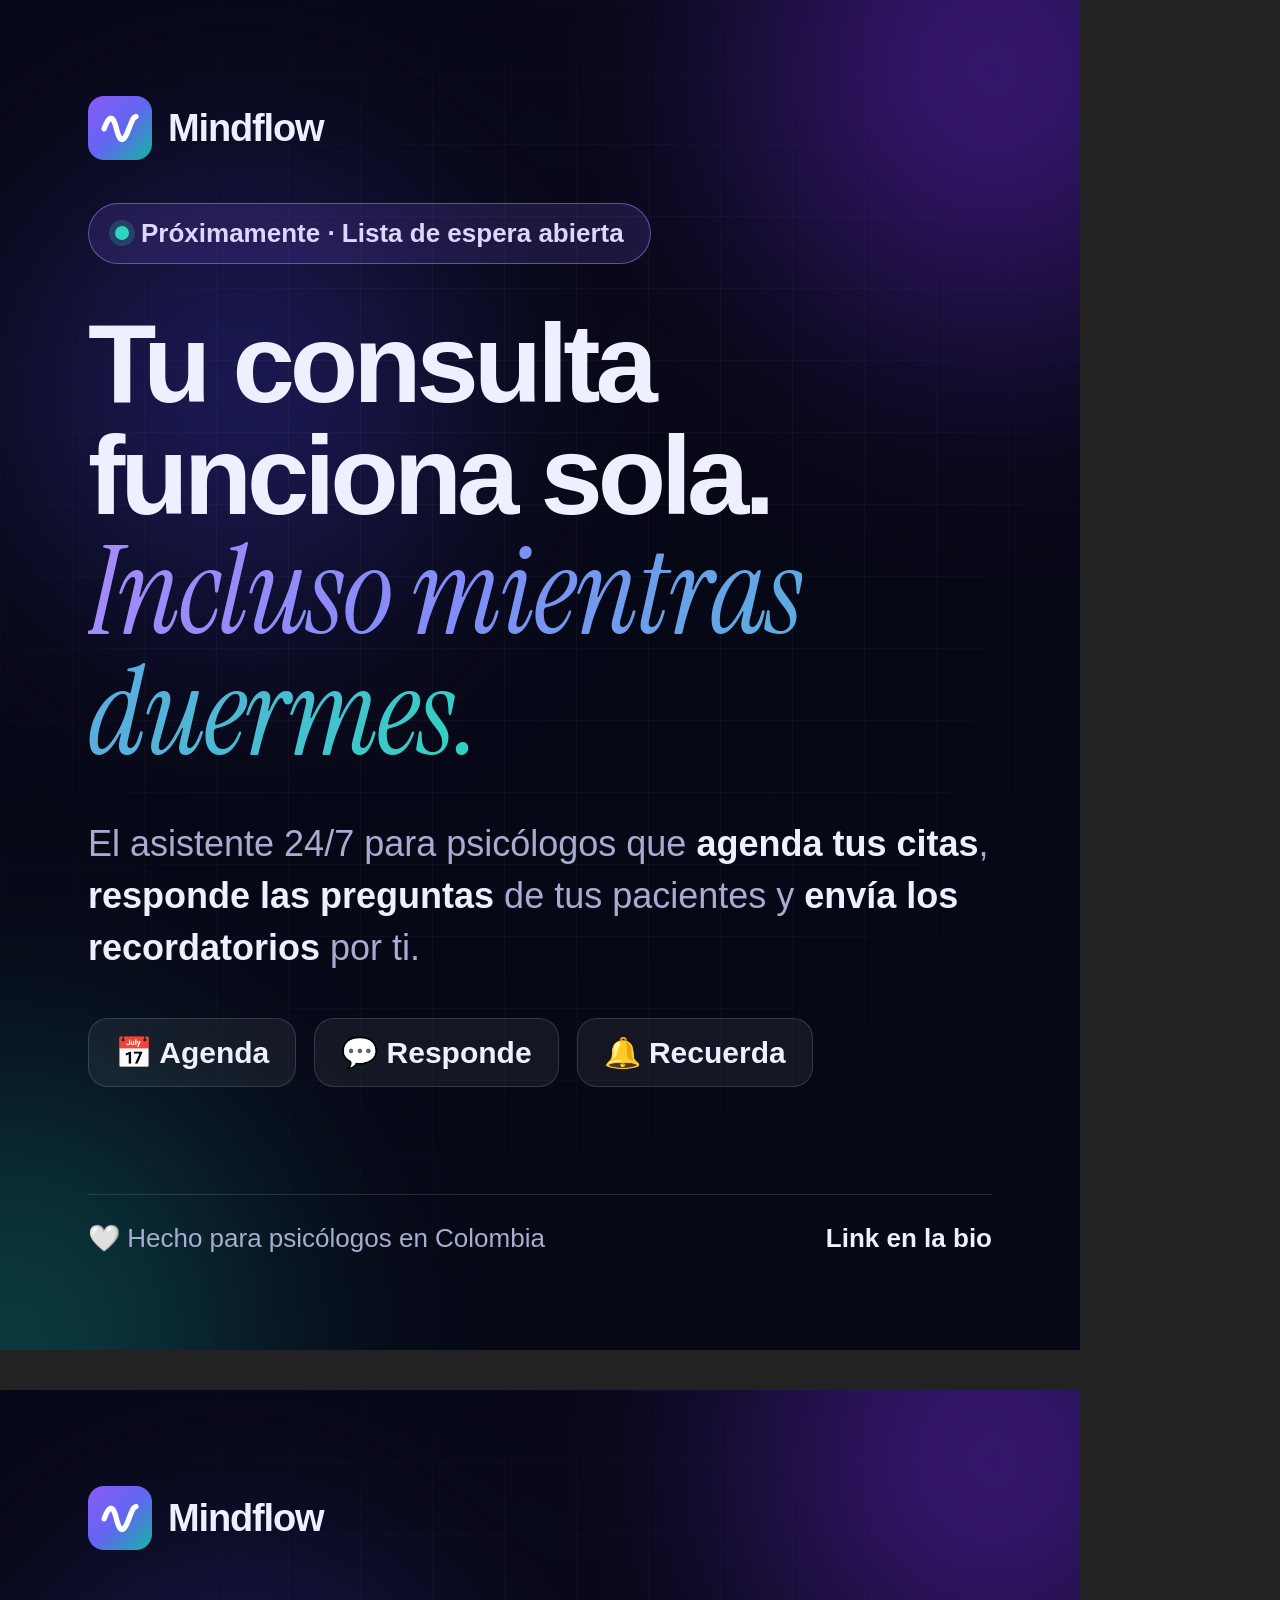
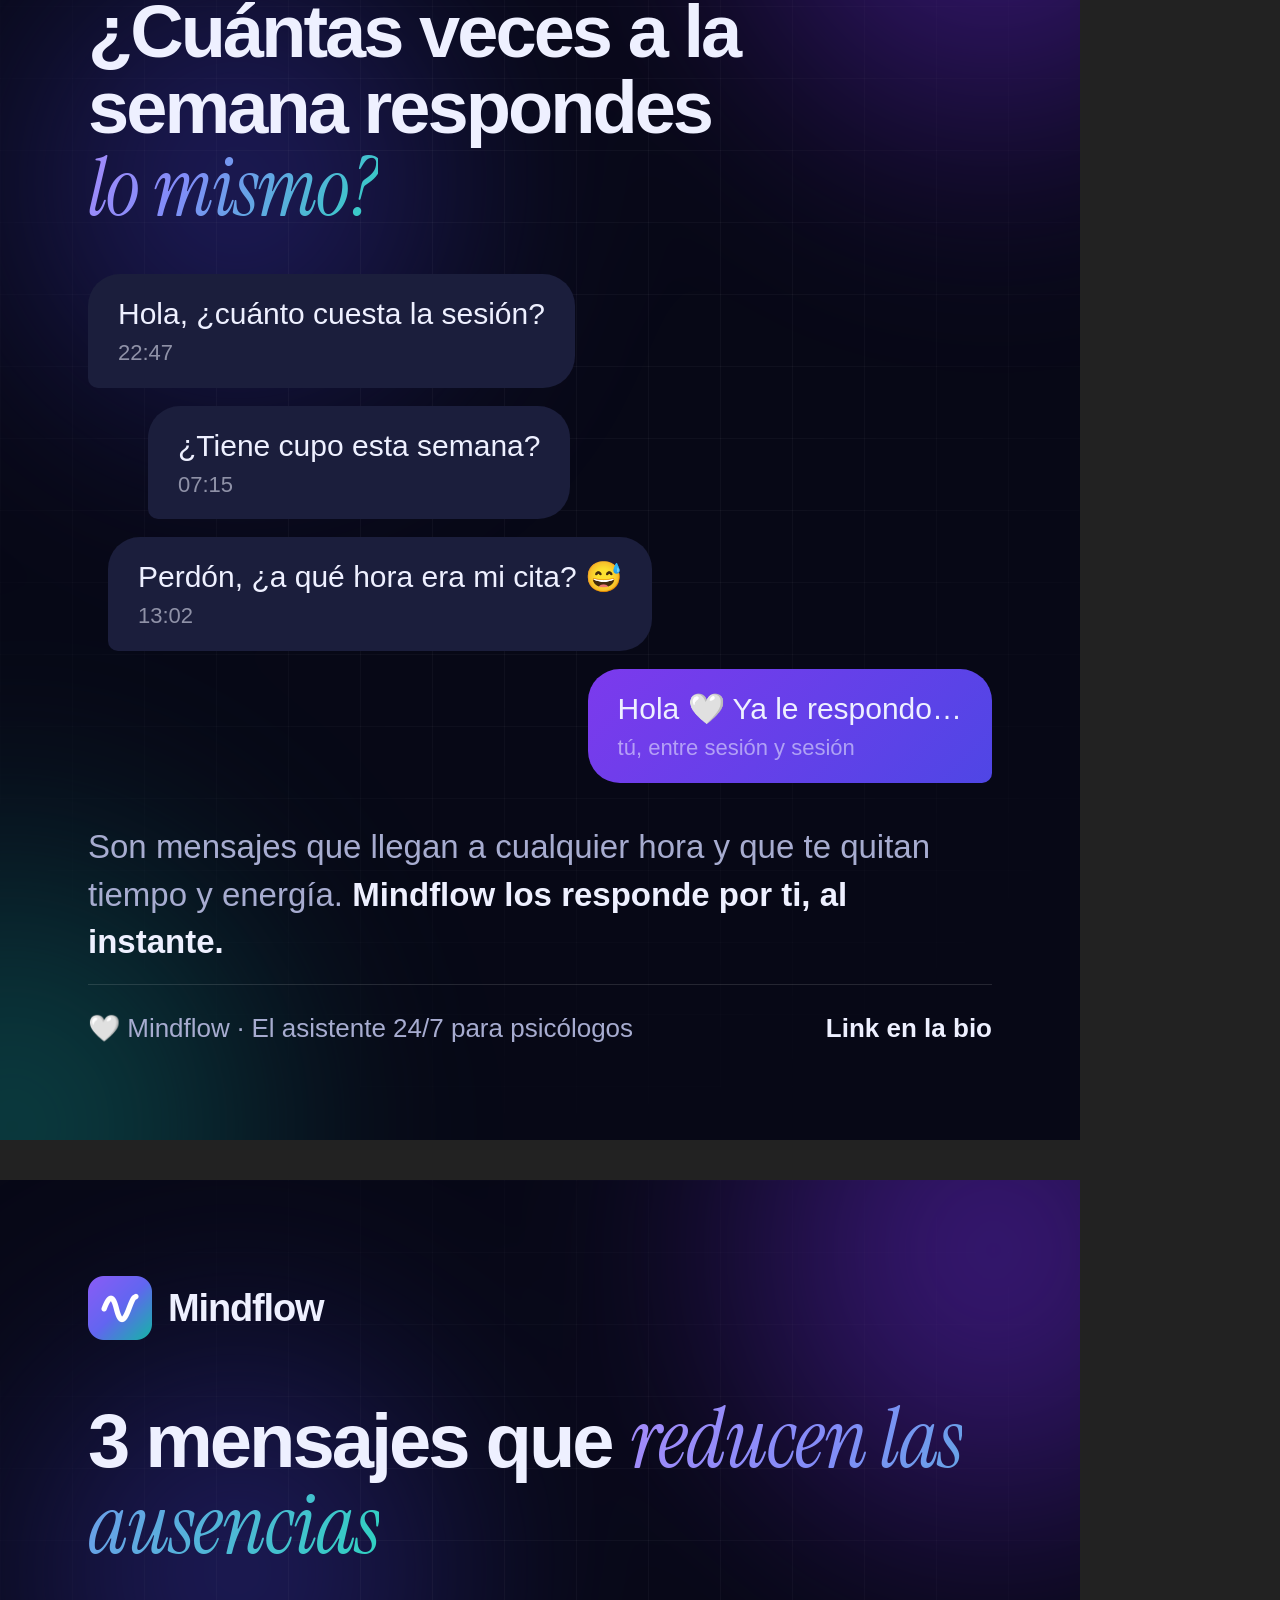
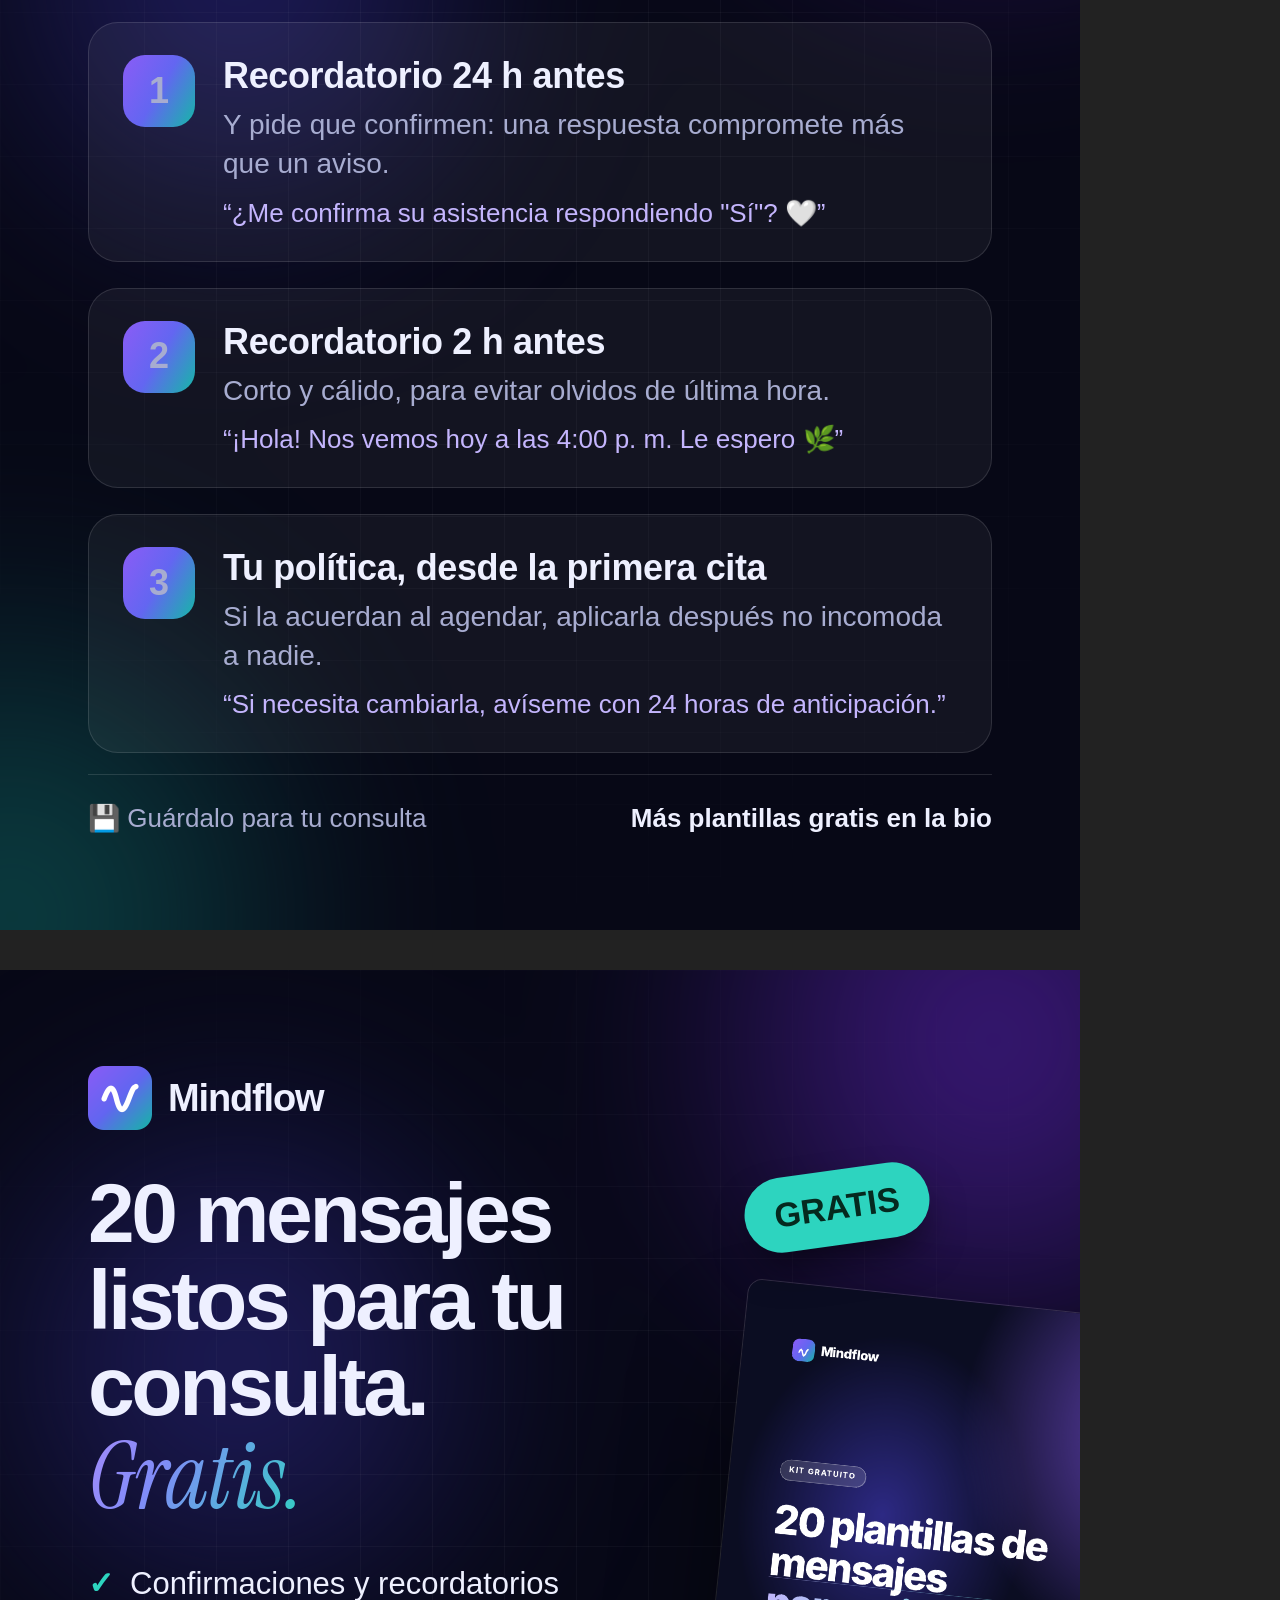
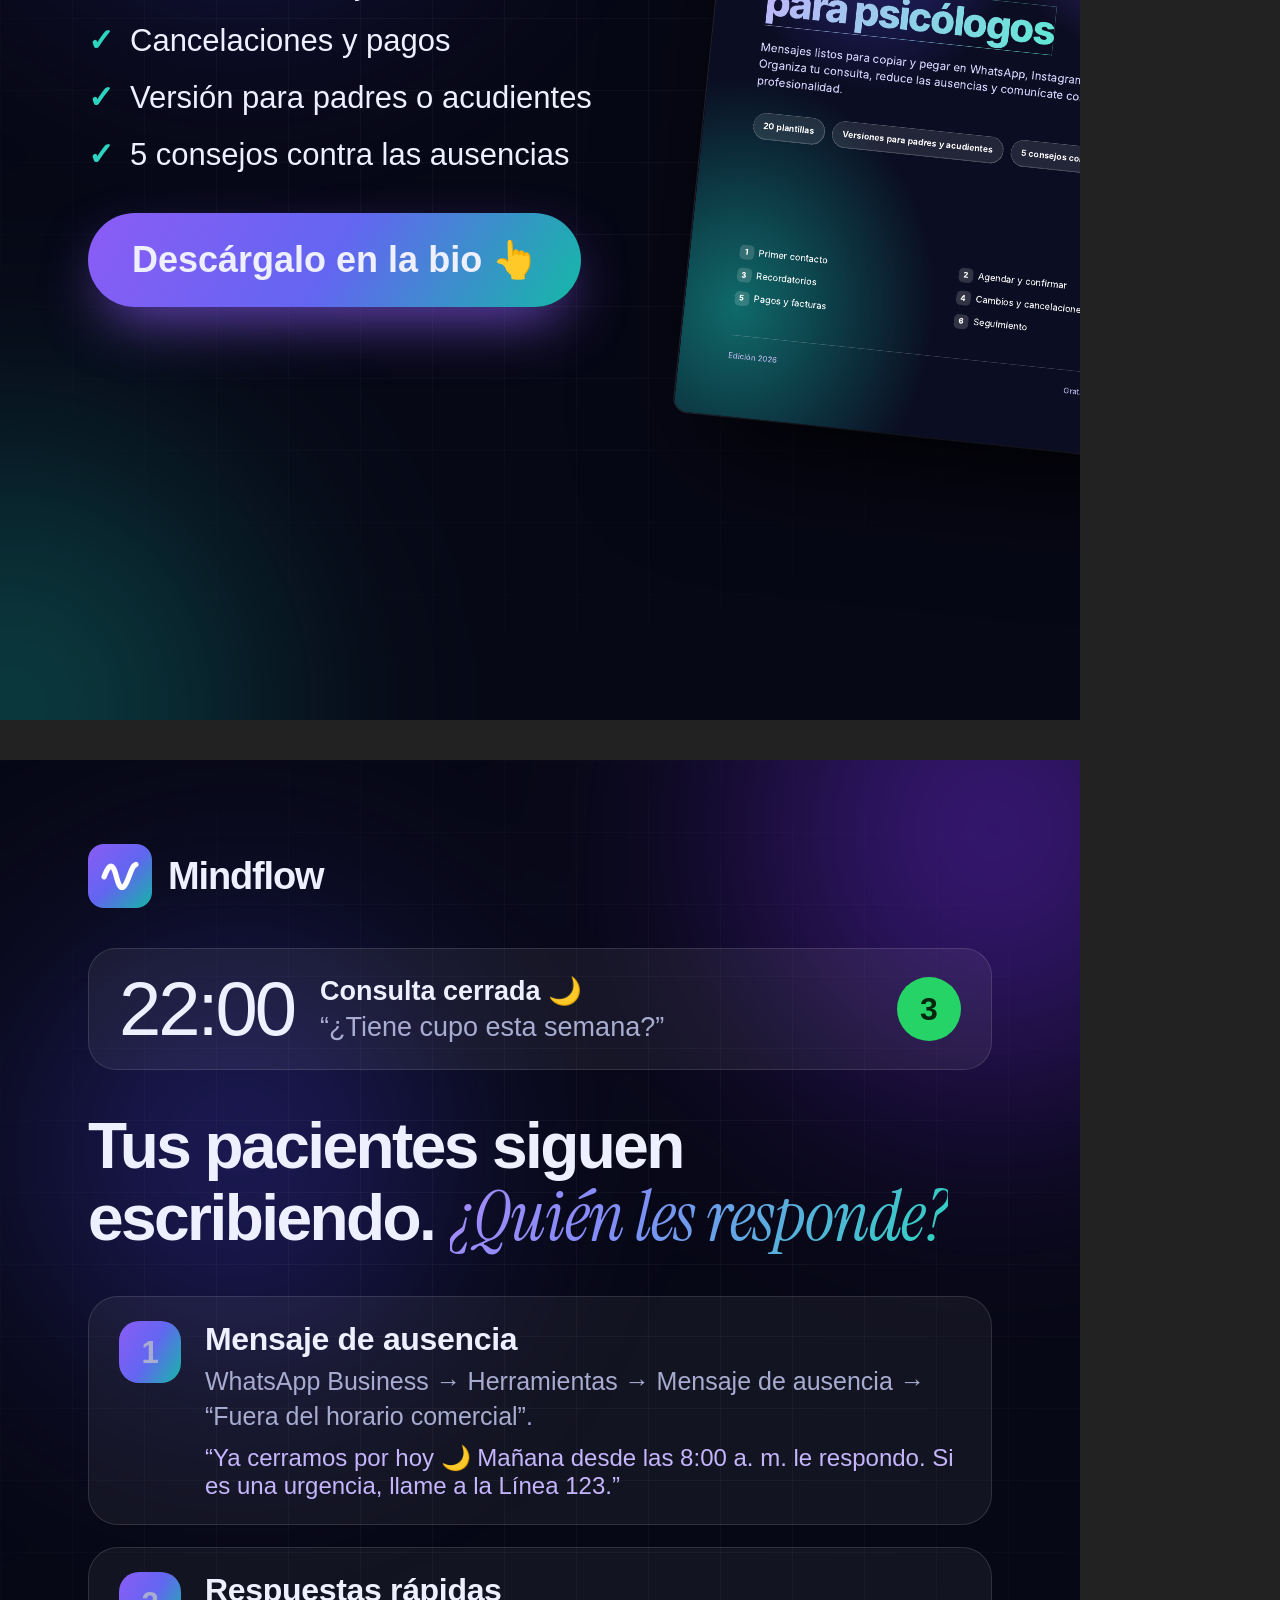
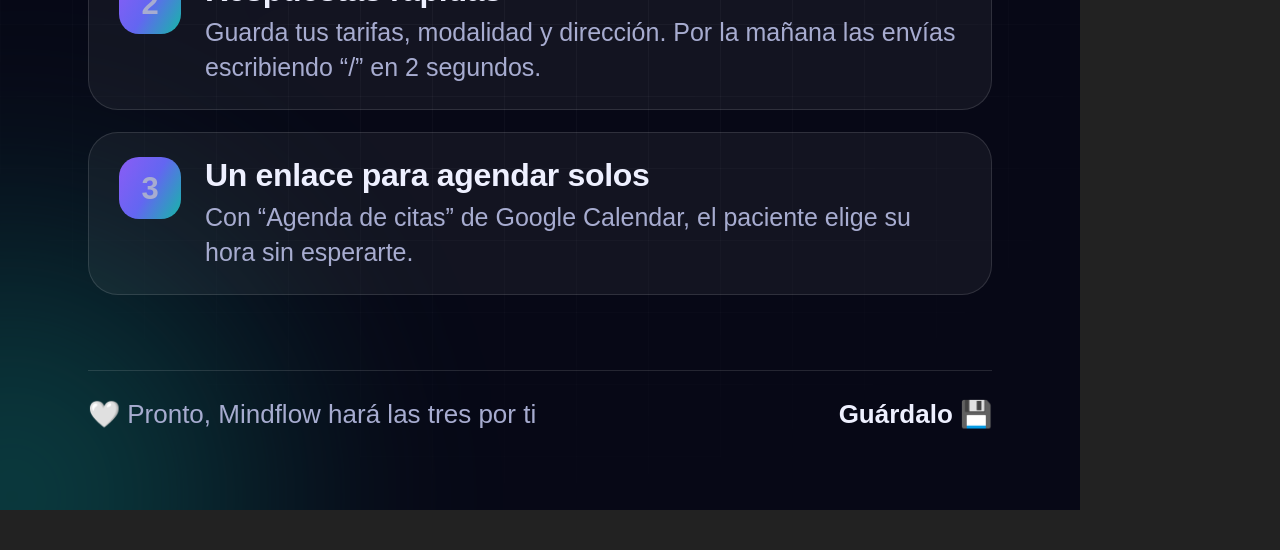
<file: marketing/instagram/src/posts.html>
<!doctype html>
<html lang="es">
<head>
<meta charset="utf-8">
<title>Mindflow · publicaciones de Instagram (fuente)</title>
<!-- Cada .post mide 1080×1350 (formato vertical 4:5 de Instagram). Se exportan con render.mjs -->
<style>
  @font-face { font-family: "Instrument Serif"; font-style: italic; src: url(instrument-serif-italic.woff2) format("woff2"); }
  :root { --bg:#070816; --text:#eef0ff; --muted:#a7acd0; --violet:#8b5cf6; --teal:#2dd4bf;
    --grad: linear-gradient(120deg,#a78bfa 0%,#818cf8 35%,#2dd4bf 100%);
    --grad-btn: linear-gradient(120deg,#8b5cf6 0%,#6366f1 50%,#14b8a6 100%); }
  * { box-sizing:border-box; margin:0; padding:0; }
  body { background:#222; font-family:"Inter",Arial,sans-serif; color:var(--text); -webkit-font-smoothing:antialiased; }
  .post { width:1080px; height:1350px; position:relative; overflow:hidden; background:var(--bg); padding:96px 88px; display:flex; flex-direction:column; margin-bottom:40px; isolation:isolate; }
  .post::before { content:""; position:absolute; inset:-20%; z-index:-1; filter:blur(90px); opacity:.6;
    background: radial-gradient(35% 30% at 80% 18%, #6d28d9, transparent 70%), radial-gradient(35% 30% at 15% 85%, #0f766e, transparent 70%), radial-gradient(30% 25% at 30% 35%, #3730a3, transparent 70%); }
  .post::after { content:""; position:absolute; inset:0; z-index:-1; background-image:linear-gradient(rgba(255,255,255,.035) 1px,transparent 1px),linear-gradient(90deg,rgba(255,255,255,.035) 1px,transparent 1px); background-size:72px 72px; -webkit-mask-image:radial-gradient(ellipse 80% 70% at 50% 45%,#000 30%,transparent 85%); }
  .brand { display:flex; align-items:center; gap:16px; font-weight:800; font-size:38px; letter-spacing:-0.03em; }
  .brand img { width:64px; height:64px; }
  .serif { font-family:"Instrument Serif",Georgia,serif; font-style:italic; font-weight:400; letter-spacing:-0.01em; }
  .grad { background:var(--grad); -webkit-background-clip:text; background-clip:text; color:transparent; }
  h1 { font-size:112px; line-height:1.0; letter-spacing:-0.045em; font-weight:800; }
  h1 .serif { font-size:1.08em; }
  h2 { font-size:80px; line-height:1.03; letter-spacing:-0.04em; font-weight:800; }
  h2 .serif { font-size:1.1em; }
  .lead { font-size:36px; line-height:1.45; color:var(--muted); }
  .lead b { color:var(--text); }
  .pill { align-self:flex-start; display:inline-flex; align-items:center; gap:12px; padding:14px 26px; border-radius:999px; font-size:26px; font-weight:600; background:rgba(139,92,246,.16); border:1.5px solid rgba(167,139,250,.5); color:#ddd6fe; }
  .pill i { width:14px; height:14px; border-radius:50%; background:var(--teal); box-shadow:0 0 0 6px rgba(45,212,191,.2); }
  .foot { margin-top:auto; display:flex; justify-content:space-between; align-items:center; font-size:26px; color:var(--muted); padding-top:28px; border-top:1.5px solid rgba(255,255,255,.12); }
  .foot b { color:var(--text); }
  .page-n { font-size:24px; color:var(--muted); }

  /* 1 · presentación */
  .p1 .main { margin-top:auto; display:flex; flex-direction:column; gap:44px; padding-bottom:64px; }
  .chips { display:flex; gap:18px; flex-wrap:wrap; }
  .chips span { padding:16px 26px; border-radius:20px; background:rgba(255,255,255,.06); border:1.5px solid rgba(255,255,255,.14); font-size:30px; font-weight:600; }

  /* 2 · el problema */
  .p2 h2 { margin-top:44px; font-size:74px; }
  .bubbles { margin-top:44px; display:flex; flex-direction:column; gap:18px; }
  .b { max-width:78%; padding:20px 30px; border-radius:32px; font-size:30px; line-height:1.3; }
  .b.in { align-self:flex-start; background:#1b1e3c; border-bottom-left-radius:10px; }
  .b.in:nth-child(2) { margin-left:60px; }
  .b.in:nth-child(3) { margin-left:20px; }
  .b.out { align-self:flex-end; background:linear-gradient(135deg,#7c3aed,#4f46e5); border-bottom-right-radius:10px; }
  .b small { display:block; font-size:22px; opacity:.55; margin-top:6px; }
  .p2 .lead { margin-top:40px; font-size:33px; }

  /* 3 · valor */
  .p3 h2 { margin-top:56px; font-size:76px; }
  .tips { margin-top:54px; display:flex; flex-direction:column; gap:26px; }
  .tip { display:flex; gap:28px; padding:32px 34px; border-radius:30px; background:rgba(255,255,255,.05); border:1.5px solid rgba(255,255,255,.12); }
  .tip .n { flex:none; width:72px; height:72px; border-radius:22px; background:var(--grad-btn); display:grid; place-items:center; font-weight:800; font-size:36px; }
  .tip strong { display:block; font-size:36px; letter-spacing:-0.01em; margin-bottom:8px; }
  .tip span { font-size:28px; line-height:1.4; color:var(--muted); }
  .tip q { display:block; margin-top:14px; font-size:26px; color:#c4b5fd; quotes:"“" "”"; }

  /* 4 · kit gratis */
  .p4 { flex-direction:row; padding:0; }
  .p4 .copy { width:56%; padding:96px 0 96px 88px; display:flex; flex-direction:column; gap:40px; position:relative; z-index:2; }
  .p4 h2 { font-size:84px; }
  .checks { display:flex; flex-direction:column; gap:20px; font-size:31px; }
  .checks div::before { content:"✓"; color:var(--teal); font-weight:800; margin-right:16px; }
  .cta { align-self:flex-start; padding:26px 44px; border-radius:999px; background:var(--grad-btn); font-weight:800; font-size:36px; box-shadow:0 24px 60px -16px rgba(139,92,246,.8); }
  .p4 .book { position:absolute; right:-150px; top:52%; width:520px; transform:translateY(-50%) rotate(6deg); border-radius:14px; box-shadow:0 60px 120px -30px rgba(0,0,0,.9), 0 0 0 1px rgba(255,255,255,.15); }
  .p4 .free { position:absolute; right:150px; top:200px; z-index:3; padding:18px 30px; border-radius:999px; background:#2dd4bf; color:#05291f; font-weight:800; font-size:34px; transform:rotate(-8deg); box-shadow:0 20px 40px -10px rgba(0,0,0,.6); }

  /* 5 · fuera de horario */
  .p5 { padding-top:84px; padding-bottom:80px; }
  .p5 .night { margin-top:40px; display:flex; align-items:center; gap:26px; padding:22px 30px; border-radius:28px; background:rgba(255,255,255,.06); border:1.5px solid rgba(255,255,255,.12); }
  .p5 .clock { font-size:76px; font-weight:300; letter-spacing:-0.04em; line-height:1; }
  .p5 .night div { font-size:27px; color:var(--muted); line-height:1.35; }
  .p5 .night b { color:var(--text); }
  .p5 .badge { margin-left:auto; flex:none; min-width:64px; height:64px; border-radius:50%; background:#25d366; color:#04260f; display:grid; place-items:center; font-weight:800; font-size:32px; }
  .p5 h2 { margin-top:44px; font-size:64px; }
  .p5 .tips { margin-top:44px; gap:22px; margin-bottom:28px; }
  .p5 .tip { padding:24px 30px; gap:24px; }
  .p5 .tip .n { width:62px; height:62px; font-size:31px; border-radius:20px; }
  .p5 .tip strong { font-size:32px; margin-bottom:6px; }
  .p5 .tip span { font-size:25px; }
  .p5 .tip q { font-size:24px; margin-top:10px; }
</style>
</head>
<body>

<!-- 1 · Presentación -->
<section class="post p1">
  <div class="brand"><img src="mindflow-icono.png" alt="">Mindflow</div>
  <div class="main">
    <span class="pill"><i></i>Próximamente · Lista de espera abierta</span>
    <h1>Tu consulta funciona sola.<br><span class="serif grad">Incluso mientras duermes.</span></h1>
    <p class="lead">El asistente 24/7 para psicólogos que <b>agenda tus citas</b>, <b>responde las preguntas</b> de tus pacientes y <b>envía los recordatorios</b> por ti.</p>
    <div class="chips"><span>📅 Agenda</span><span>💬 Responde</span><span>🔔 Recuerda</span></div>
  </div>
  <div class="foot"><span>🤍 Hecho para psicólogos en Colombia</span><b>Link en la bio</b></div>
</section>

<!-- 2 · El problema -->
<section class="post p2">
  <div class="brand"><img src="mindflow-icono.png" alt="">Mindflow</div>
  <h2>¿Cuántas veces a la semana respondes<br><span class="serif grad">lo mismo?</span></h2>
  <div class="bubbles">
    <div class="b in">Hola, ¿cuánto cuesta la sesión?<small>22:47</small></div>
    <div class="b in">¿Tiene cupo esta semana?<small>07:15</small></div>
    <div class="b in">Perdón, ¿a qué hora era mi cita? 😅<small>13:02</small></div>
    <div class="b out">Hola 🤍 Ya le respondo…<small>tú, entre sesión y sesión</small></div>
  </div>
  <p class="lead">Son mensajes que llegan a cualquier hora y que te quitan tiempo y energía. <b>Mindflow los responde por ti, al instante.</b></p>
  <div class="foot"><span>🤍 Mindflow · El asistente 24/7 para psicólogos</span><b>Link en la bio</b></div>
</section>

<!-- 3 · Contenido útil -->
<section class="post p3">
  <div class="brand"><img src="mindflow-icono.png" alt="">Mindflow</div>
  <h2>3 mensajes que <span class="serif grad">reducen las ausencias</span></h2>
  <div class="tips">
    <div class="tip"><span class="n">1</span><div><strong>Recordatorio 24 h antes</strong><span>Y pide que confirmen: una respuesta compromete más que un aviso.</span><q>¿Me confirma su asistencia respondiendo "Sí"? 🤍</q></div></div>
    <div class="tip"><span class="n">2</span><div><strong>Recordatorio 2 h antes</strong><span>Corto y cálido, para evitar olvidos de última hora.</span><q>¡Hola! Nos vemos hoy a las 4:00 p. m. Le espero 🌿</q></div></div>
    <div class="tip"><span class="n">3</span><div><strong>Tu política, desde la primera cita</strong><span>Si la acuerdan al agendar, aplicarla después no incomoda a nadie.</span><q>Si necesita cambiarla, avíseme con 24 horas de anticipación.</q></div></div>
  </div>
  <div class="foot"><span>💾 Guárdalo para tu consulta</span><b>Más plantillas gratis en la bio</b></div>
</section>

<!-- 4 · Kit gratis -->
<section class="post p4">
  <div class="copy">
    <div class="brand"><img src="mindflow-icono.png" alt="">Mindflow</div>
    <h2>20 mensajes listos para tu consulta.<br><span class="serif grad">Gratis.</span></h2>
    <div class="checks">
      <div>Confirmaciones y recordatorios</div>
      <div>Cancelaciones y pagos</div>
      <div>Versión para padres o acudientes</div>
      <div>5 consejos contra las ausencias</div>
    </div>
    <div class="cta">Descárgalo en la bio 👆</div>
  </div>
  <img class="book" src="kit-cover-01.png" alt="">
  <span class="free">GRATIS</span>
</section>

<!-- 5 · Fuera de horario -->
<section class="post p5">
  <div class="brand"><img src="mindflow-icono.png" alt="">Mindflow</div>
  <div class="night">
    <span class="clock">22:00</span>
    <div><b>Consulta cerrada 🌙</b><br>“¿Tiene cupo esta semana?”</div>
    <span class="badge">3</span>
  </div>
  <h2>Tus pacientes siguen escribiendo. <span class="serif grad">¿Quién les responde?</span></h2>
  <div class="tips">
    <div class="tip"><span class="n">1</span><div><strong>Mensaje de ausencia</strong><span>WhatsApp Business → Herramientas → Mensaje de ausencia → “Fuera del horario comercial”.</span><q>Ya cerramos por hoy 🌙 Mañana desde las 8:00 a. m. le respondo. Si es una urgencia, llame a la Línea 123.</q></div></div>
    <div class="tip"><span class="n">2</span><div><strong>Respuestas rápidas</strong><span>Guarda tus tarifas, modalidad y dirección. Por la mañana las envías escribiendo “/” en 2 segundos.</span></div></div>
    <div class="tip"><span class="n">3</span><div><strong>Un enlace para agendar solos</strong><span>Con “Agenda de citas” de Google Calendar, el paciente elige su hora sin esperarte.</span></div></div>
  </div>
  <div class="foot"><span>🤍 Pronto, Mindflow hará las tres por ti</span><b>Guárdalo 💾</b></div>
</section>

</body>
</html>
</file>
<file: assets/css/styles.css>
/* ==========================================================
   Mindflow — Landing page
   ========================================================== */
:root {
  --bg: #070816;
  --bg-2: #0c0e22;
  --bg-3: #11143000;
  --surface: rgba(255, 255, 255, 0.04);
  --surface-2: rgba(255, 255, 255, 0.07);
  --border: rgba(255, 255, 255, 0.09);
  --border-strong: rgba(255, 255, 255, 0.16);
  --text: #eef0ff;
  --muted: #9ba1c6;
  --dim: #6b7099;
  --violet: #8b5cf6;
  --indigo: #6366f1;
  --teal: #2dd4bf;
  --pink: #f472b6;
  --green: #34d399;
  --amber: #fbbf24;
  --grad: linear-gradient(120deg, #a78bfa 0%, #818cf8 35%, #2dd4bf 100%);
  --grad-btn: linear-gradient(120deg, #8b5cf6 0%, #6366f1 50%, #14b8a6 100%);
  --radius: 20px;
  --radius-sm: 12px;
  --shadow: 0 30px 80px -20px rgba(0, 0, 0, 0.6);
  --ease: cubic-bezier(0.22, 1, 0.36, 1);
  --container: 1200px;
  --nav-h: 72px;
  color-scheme: dark;
}

*, *::before, *::after { box-sizing: border-box; }
html { scroll-behavior: smooth; scroll-padding-top: calc(var(--nav-h) + 12px); -webkit-text-size-adjust: 100%; }
body {
  margin: 0;
  font-family: "Inter", system-ui, -apple-system, "Segoe UI", Roboto, sans-serif;
  background: var(--bg);
  color: var(--text);
  line-height: 1.6;
  font-size: 16px;
  -webkit-font-smoothing: antialiased;
  overflow-x: hidden;
}
img, svg, video, canvas { display: block; max-width: 100%; }
[hidden] { display: none !important; }
a { color: inherit; text-decoration: none; }
button { font: inherit; color: inherit; cursor: pointer; border: 0; background: none; }
h1, h2, h3, h4 { margin: 0; line-height: 1.1; letter-spacing: -0.02em; }
p { margin: 0; }
::selection { background: rgba(139, 92, 246, 0.45); }
svg { fill: none; stroke: currentColor; stroke-width: 2; stroke-linecap: round; stroke-linejoin: round; }

.container { width: 100%; max-width: var(--container); margin: 0 auto; padding: 0 24px; }
.serif { font-family: "Instrument Serif", Georgia, serif; font-weight: 400; font-style: italic; letter-spacing: -0.01em; }
.grad-text { background: var(--grad); -webkit-background-clip: text; background-clip: text; color: transparent; background-size: 200% 100%; animation: gradShift 8s ease-in-out infinite; }
@keyframes gradShift { 0%,100% { background-position: 0% 50%; } 50% { background-position: 100% 50%; } }

/* ---------- scroll progress & cursor ---------- */
.scroll-progress { position: fixed; inset: 0 0 auto 0; height: 3px; z-index: 200; }
.scroll-progress span { display: block; height: 100%; width: 100%; transform-origin: 0 50%; transform: scaleX(0); background: var(--grad-btn); }
.cursor-glow {
  position: fixed; width: 520px; height: 520px; left: 0; top: 0; pointer-events: none; z-index: 0;
  border-radius: 50%; background: radial-gradient(circle, rgba(139, 92, 246, 0.12), transparent 60%);
  transform: translate(-50%, -50%); opacity: 0; transition: opacity .4s;
}
@media (hover: hover) and (pointer: fine) { .cursor-glow { opacity: 1; } }

/* ---------- buttons ---------- */
.btn {
  --pad-y: 12px; --pad-x: 20px;
  position: relative; display: inline-flex; align-items: center; justify-content: center; gap: 10px;
  padding: var(--pad-y) var(--pad-x); border-radius: 999px; font-weight: 600; font-size: 15px; white-space: nowrap;
  transition: transform .35s var(--ease), box-shadow .35s var(--ease), background .3s, border-color .3s;
  will-change: transform;
}
.btn svg { width: 18px; height: 18px; transition: transform .3s var(--ease); }
.btn:hover svg { transform: translateX(3px); }
.btn--sm { --pad-y: 9px; --pad-x: 16px; font-size: 14px; }
.btn--lg { --pad-y: 16px; --pad-x: 28px; font-size: 16px; }
.btn--block { width: 100%; }
.btn--primary {
  background: var(--grad-btn); background-size: 200% 100%; color: #fff;
  box-shadow: 0 10px 30px -8px rgba(139, 92, 246, 0.65), inset 0 1px 0 rgba(255,255,255,.25);
  animation: gradShift 6s ease-in-out infinite;
}
.btn--primary::after {
  content: ""; position: absolute; inset: 0; border-radius: inherit; pointer-events: none;
  background: linear-gradient(110deg, transparent 30%, rgba(255,255,255,.35) 50%, transparent 70%);
  background-size: 250% 100%; background-position: 150% 0; transition: background-position .9s var(--ease);
}
.btn--primary:hover::after { background-position: -50% 0; }
.btn--primary:hover { box-shadow: 0 16px 40px -8px rgba(139, 92, 246, 0.85), inset 0 1px 0 rgba(255,255,255,.25); }
.btn--ghost { background: var(--surface); border: 1px solid var(--border-strong); backdrop-filter: blur(10px); }
.btn--ghost:hover { background: var(--surface-2); border-color: rgba(255,255,255,.28); }
.play-ico { display: grid; place-items: center; width: 26px; height: 26px; border-radius: 50%; background: rgba(255,255,255,.12); }
.play-ico svg { width: 12px; height: 12px; fill: currentColor; stroke: none; }
.btn:hover .play-ico svg { transform: none; }
.link-btn { color: var(--teal); text-decoration: underline; text-underline-offset: 3px; padding: 0; }

/* ---------- nav ---------- */
.nav { position: fixed; inset: 0 0 auto 0; z-index: 100; height: var(--nav-h); transition: background .4s, border-color .4s, backdrop-filter .4s; border-bottom: 1px solid transparent; }
.nav.is-scrolled { background: rgba(7, 8, 22, 0.72); backdrop-filter: blur(16px) saturate(140%); -webkit-backdrop-filter: blur(16px) saturate(140%); border-color: var(--border); }
.nav__inner { height: 100%; display: flex; align-items: center; justify-content: space-between; gap: 24px; }
.brand { display: inline-flex; align-items: center; gap: 10px; font-weight: 700; font-size: 19px; letter-spacing: -0.02em; }
.brand__mark { width: 34px; height: 34px; border-radius: 10px; background: var(--grad-btn); display: grid; place-items: center; box-shadow: 0 6px 20px -4px rgba(139,92,246,.6); }
.brand__mark svg { width: 24px; height: 24px; stroke: #fff; stroke-width: 6; }
.brand__mark path { stroke-dasharray: 80; stroke-dashoffset: 80; animation: drawWave 1.6s .3s var(--ease) forwards; }
@keyframes drawWave { to { stroke-dashoffset: 0; } }
.nav__links { display: flex; gap: 4px; }
.nav__links a { padding: 8px 14px; border-radius: 999px; font-size: 14px; color: var(--muted); font-weight: 500; transition: color .25s, background .25s; }
.nav__links a:hover, .nav__links a.is-active { color: var(--text); background: var(--surface-2); }
.nav__cta { display: flex; align-items: center; gap: 10px; }
.nav__burger { display: none; width: 42px; height: 42px; border-radius: 12px; border: 1px solid var(--border-strong); position: relative; }
.nav__burger span { position: absolute; left: 11px; right: 11px; height: 2px; background: var(--text); border-radius: 2px; transition: transform .35s var(--ease), top .35s var(--ease); }
.nav__burger span:first-child { top: 15px; }
.nav__burger span:last-child { top: 24px; }
.nav.menu-open .nav__burger span:first-child { top: 20px; transform: rotate(45deg); }
.nav.menu-open .nav__burger span:last-child { top: 20px; transform: rotate(-45deg); }
.mobile-menu {
  position: fixed; inset: var(--nav-h) 0 auto 0; background: rgba(7, 8, 22, 0.96); backdrop-filter: blur(20px); -webkit-backdrop-filter: blur(20px);
  border-bottom: 1px solid var(--border); padding: 12px 24px 24px; display: flex; flex-direction: column; gap: 4px;
  clip-path: inset(0 0 100% 0); transition: clip-path .5s var(--ease); visibility: hidden;
}
.mobile-menu a:not(.btn) { padding: 14px 4px; font-size: 18px; font-weight: 600; border-bottom: 1px solid var(--border); opacity: 0; transform: translateY(-8px); transition: opacity .4s, transform .4s var(--ease); }
.mobile-menu .btn { margin-top: 16px; }
.nav.menu-open .mobile-menu { clip-path: inset(0 0 0 0); visibility: visible; }
.nav.menu-open .mobile-menu a { opacity: 1; transform: none; }
.nav.menu-open .mobile-menu a:nth-child(2) { transition-delay: .04s; }
.nav.menu-open .mobile-menu a:nth-child(3) { transition-delay: .08s; }
.nav.menu-open .mobile-menu a:nth-child(4) { transition-delay: .12s; }
.nav.menu-open .mobile-menu a:nth-child(5) { transition-delay: .16s; }
.nav.menu-open .mobile-menu a:nth-child(6) { transition-delay: .2s; }

/* ---------- reveal animations ---------- */
.reveal { opacity: 0; transform: translateY(28px); filter: blur(6px); transition: opacity .9s var(--ease), transform .9s var(--ease), filter .9s var(--ease); }
.reveal.is-in { opacity: 1; transform: none; filter: none; }
.reveal[data-delay="1"] { transition-delay: .08s; }
.reveal[data-delay="2"] { transition-delay: .16s; }
.reveal[data-delay="3"] { transition-delay: .24s; }
.reveal[data-delay="4"] { transition-delay: .32s; }
.no-js .reveal { opacity: 1; transform: none; filter: none; }

/* ---------- HERO ---------- */
.hero { position: relative; min-height: 100vh; min-height: 100svh; padding: calc(var(--nav-h) + 56px) 0 80px; display: flex; align-items: center; overflow: hidden; isolation: isolate; }
.hero__particles { position: absolute; inset: 0; width: 100%; height: 100%; z-index: -1; opacity: .7; }
.aurora { position: absolute; inset: -20% -10% auto -10%; height: 120%; z-index: -2; filter: blur(80px); opacity: .55; pointer-events: none; }
.aurora i { position: absolute; border-radius: 50%; mix-blend-mode: screen; }
.aurora i:nth-child(1) { width: 46vw; height: 46vw; left: 50%; top: 0; background: #6d28d9; animation: blobA 18s ease-in-out infinite; }
.aurora i:nth-child(2) { width: 38vw; height: 38vw; left: 70%; top: 25%; background: #0f766e; animation: blobB 22s ease-in-out infinite; }
.aurora i:nth-child(3) { width: 34vw; height: 34vw; left: 5%; top: 30%; background: #3730a3; animation: blobC 20s ease-in-out infinite; }
@keyframes blobA { 0%,100% { transform: translate(0,0) scale(1); } 50% { transform: translate(-12vw, 8vh) scale(1.15); } }
@keyframes blobB { 0%,100% { transform: translate(0,0) scale(1); } 50% { transform: translate(-18vw, -6vh) scale(.9); } }
@keyframes blobC { 0%,100% { transform: translate(0,0) scale(1); } 50% { transform: translate(10vw, -10vh) scale(1.1); } }
.grid-bg {
  position: absolute; inset: 0; z-index: -1; pointer-events: none;
  background-image: linear-gradient(rgba(255,255,255,.035) 1px, transparent 1px), linear-gradient(90deg, rgba(255,255,255,.035) 1px, transparent 1px);
  background-size: 64px 64px; mask-image: radial-gradient(ellipse 80% 70% at 50% 40%, #000 30%, transparent 80%); -webkit-mask-image: radial-gradient(ellipse 80% 70% at 50% 40%, #000 30%, transparent 80%);
}
.hero__inner { display: grid; grid-template-columns: 1.1fr .9fr; gap: 56px; align-items: center; }
.pill {
  display: inline-flex; align-items: center; gap: 10px; padding: 7px 14px 7px 10px; border-radius: 999px; font-size: 13px; font-weight: 500;
  border: 1px solid var(--border-strong); background: rgba(139,92,246,.1); color: #d6ccff; margin-bottom: 28px; transition: border-color .3s, background .3s;
}
.pill:hover { border-color: rgba(167,139,250,.6); background: rgba(139,92,246,.18); }
.pill svg { width: 14px; height: 14px; }
.pill__dot { width: 8px; height: 8px; border-radius: 50%; background: var(--teal); box-shadow: 0 0 0 0 rgba(45,212,191,.7); animation: ping 2s infinite; }
@keyframes ping { 0% { box-shadow: 0 0 0 0 rgba(45,212,191,.6); } 80%,100% { box-shadow: 0 0 0 10px rgba(45,212,191,0); } }
.hero__title { font-size: clamp(38px, 5.3vw, 76px); font-weight: 800; letter-spacing: -0.04em; line-height: 1.02; }
.hero__title .serif { font-size: 1.08em; display: inline-block; padding-right: .08em; }
.hero__sub { margin-top: 24px; font-size: clamp(16px, 1.5vw, 19px); color: var(--muted); max-width: 580px; }
.hero__sub strong { color: var(--text); font-weight: 600; }
.typed { color: var(--teal); font-weight: 600; border-right: 2px solid var(--teal); padding-right: 3px; animation: caret 1s steps(1) infinite; white-space: nowrap; }
@keyframes caret { 50% { border-color: transparent; } }
.hero__actions { display: flex; flex-wrap: wrap; gap: 14px; margin-top: 36px; }
.hero__trust { display: flex; flex-wrap: wrap; gap: 8px 22px; list-style: none; padding: 0; margin: 28px 0 0; color: var(--muted); font-size: 14px; }
.hero__trust li { display: inline-flex; align-items: center; gap: 8px; }
.hero__trust svg { width: 16px; height: 16px; color: var(--teal); stroke-width: 3; }
.hero__kit { display: inline-block; margin-top: 18px; font-size: 14px; color: var(--teal); text-decoration: underline; text-underline-offset: 3px; }
.hero__kit:hover { color: var(--text); }

/* phone */
.hero__visual { position: relative; display: flex; justify-content: center; perspective: 1200px; }
.phone {
  position: relative; width: min(340px, 82vw); aspect-ratio: 9 / 18.5; border-radius: 48px; padding: 12px;
  background: linear-gradient(160deg, #2a2d4a, #12142a 40%, #1d1f3a); box-shadow: 0 0 0 1px rgba(255,255,255,.12), 0 50px 100px -20px rgba(0,0,0,.8), 0 0 120px -20px rgba(139,92,246,.5);
  transform-style: preserve-3d; transition: transform .6s var(--ease);
  animation: phoneFloat 7s ease-in-out infinite;
}
@keyframes phoneFloat { 0%,100% { translate: 0 0; } 50% { translate: 0 -14px; } }
.phone__notch { position: absolute; top: 20px; left: 50%; transform: translateX(-50%); width: 96px; height: 26px; border-radius: 20px; background: #05060f; z-index: 3; }
.phone__screen { height: 100%; border-radius: 38px; overflow: hidden; background: #0b0d1f; display: flex; flex-direction: column; }
.chat-head { display: flex; align-items: center; gap: 10px; padding: 52px 16px 14px; background: linear-gradient(180deg, #161936, #10122a); border-bottom: 1px solid var(--border); font-size: 13px; }
.chat-head strong { display: block; font-size: 13.5px; }
.online { color: var(--teal); font-size: 11.5px; }
.avatar { width: 36px; height: 36px; border-radius: 50%; display: grid; place-items: center; font-weight: 700; flex: none; }
.avatar--grad { background: var(--grad-btn); color: #fff; }
.chat-body { flex: 1; padding: 14px 12px; display: flex; flex-direction: column; gap: 8px; overflow: hidden; justify-content: flex-end; }
.msg { max-width: 84%; padding: 9px 13px; border-radius: 16px; font-size: 13px; line-height: 1.45; animation: msgIn .45s var(--ease) both; }
.msg--in { align-self: flex-start; background: #1b1e3c; border-bottom-left-radius: 5px; }
.msg--out { align-self: flex-end; background: linear-gradient(135deg, #7c3aed, #4f46e5); border-bottom-right-radius: 5px; color: #fff; }
.msg time { display: block; font-size: 10px; opacity: .55; margin-top: 3px; text-align: right; }
.msg--card { background: rgba(45,212,191,.1); border: 1px solid rgba(45,212,191,.35); }
.msg--card b { color: var(--teal); }
@keyframes msgIn { from { opacity: 0; transform: translateY(10px) scale(.96); } to { opacity: 1; transform: none; } }
.typing { align-self: flex-start; display: inline-flex; gap: 4px; padding: 12px 14px; background: #1b1e3c; border-radius: 16px; border-bottom-left-radius: 5px; animation: msgIn .3s var(--ease) both; }
.typing span { width: 6px; height: 6px; border-radius: 50%; background: var(--muted); animation: bounce 1.2s infinite; }
.typing span:nth-child(2) { animation-delay: .15s; }
.typing span:nth-child(3) { animation-delay: .3s; }
@keyframes bounce { 0%,60%,100% { transform: translateY(0); opacity: .5; } 30% { transform: translateY(-5px); opacity: 1; } }

.float-card {
  position: absolute; display: flex; align-items: center; gap: 12px; padding: 12px 16px; border-radius: 16px; font-size: 13px;
  background: rgba(17, 19, 42, 0.78); border: 1px solid var(--border-strong); backdrop-filter: blur(14px); -webkit-backdrop-filter: blur(14px);
  box-shadow: var(--shadow); z-index: 4; white-space: nowrap;
}
.float-card strong { display: block; font-size: 13.5px; }
.float-card span { color: var(--muted); font-size: 12px; }
.float-card--a { left: -6%; top: 18%; animation: floatY 6s ease-in-out infinite; }
.float-card--b { right: -8%; top: 46%; animation: floatY 7s ease-in-out -2s infinite; }
.float-card--c { left: -10%; bottom: 2%; animation: floatY 8s ease-in-out -4s infinite; }
@keyframes floatY { 0%,100% { transform: translateY(0); } 50% { transform: translateY(-12px); } }
.fc-ico { width: 34px; height: 34px; border-radius: 10px; display: grid; place-items: center; flex: none; }
.fc-ico svg { width: 18px; height: 18px; stroke-width: 2.5; }
.fc-ico--green { background: rgba(52,211,153,.15); color: var(--green); }
.fc-ico--violet { background: rgba(139,92,246,.18); color: #c4b5fd; }
.fc-stat { font-size: 26px; font-weight: 800; background: var(--grad); -webkit-background-clip: text; background-clip: text; color: transparent; letter-spacing: -0.03em; }
.scroll-hint { position: absolute; bottom: 28px; left: 50%; transform: translateX(-50%); width: 24px; height: 38px; border: 2px solid var(--border-strong); border-radius: 14px; }
.scroll-hint span { position: absolute; left: 50%; top: 7px; width: 4px; height: 8px; margin-left: -2px; border-radius: 2px; background: var(--text); animation: scrollHint 2s infinite; }
@keyframes scrollHint { 0% { opacity: 0; transform: translateY(0); } 30% { opacity: 1; } 100% { opacity: 0; transform: translateY(14px); } }

/* ---------- marquee ---------- */
.marquee { border-block: 1px solid var(--border); background: rgba(255,255,255,.015); overflow: hidden; padding: 22px 0; mask-image: linear-gradient(90deg, transparent, #000 10%, #000 90%, transparent); -webkit-mask-image: linear-gradient(90deg, transparent, #000 10%, #000 90%, transparent); }
.marquee__track { display: flex; gap: 28px; width: max-content; animation: marquee 40s linear infinite; align-items: center; }
.marquee span { font-size: 18px; font-weight: 600; color: var(--muted); white-space: nowrap; }
.marquee i { font-style: normal; color: var(--violet); }
.marquee:hover .marquee__track { animation-play-state: paused; }
@keyframes marquee { to { transform: translateX(-50%); } }

/* ---------- sections ---------- */
.section { position: relative; padding: 120px 0; }
.section-head { text-align: center; max-width: 760px; margin: 0 auto 64px; }
.section-head--left { text-align: left; margin: 0; }
.section-head h2, .roi h2, .security h2, .cta h2, .kit h2 { font-size: clamp(32px, 4.6vw, 56px); font-weight: 800; letter-spacing: -0.035em; }
.section-head h2 .serif, .roi h2 .serif, .security h2 .serif, .cta h2 .serif, .kit h2 .serif { font-size: 1.1em; }
.section-head p { margin-top: 20px; color: var(--muted); font-size: 18px; }
.eyebrow { display: inline-flex; align-items: center; gap: 8px; font-size: 13px; font-weight: 600; letter-spacing: .12em; text-transform: uppercase; color: #b5a6ff; margin-bottom: 18px; }
.eyebrow::before { content: ""; width: 18px; height: 2px; border-radius: 2px; background: var(--grad-btn); }
.footnote { margin-top: 28px; text-align: center; color: var(--dim); font-size: 13px; }

/* problem */
.pain-grid { display: grid; grid-template-columns: repeat(3, 1fr); gap: 20px; }
.pain-card { padding: 34px 30px; border-radius: var(--radius); background: linear-gradient(180deg, rgba(255,255,255,.05), rgba(255,255,255,.015)); border: 1px solid var(--border); transition: transform .5s var(--ease), border-color .4s; }
.pain-card:hover { transform: translateY(-6px); border-color: rgba(244,114,182,.35); }
.pain-card__num { font-size: 54px; font-weight: 800; letter-spacing: -0.04em; line-height: 1; background: linear-gradient(120deg, #f9a8d4, #a78bfa); -webkit-background-clip: text; background-clip: text; color: transparent; }
.pain-card h3 { margin: 14px 0 10px; font-size: 19px; }
.pain-card p { color: var(--muted); font-size: 15px; }

/* steps */
.steps { position: relative; display: grid; grid-template-columns: repeat(3, 1fr); gap: 28px; }
.steps__line { position: absolute; top: 34px; left: 8%; right: 8%; height: 2px; background: var(--border); border-radius: 2px; overflow: hidden; }
.steps__line span { display: block; height: 100%; width: 100%; background: var(--grad-btn); transform-origin: 0 50%; transform: scaleX(var(--p, 0)); transition: transform .2s linear; }
.step { position: relative; padding: 0 8px; }
.step__n { width: 68px; height: 68px; border-radius: 20px; display: grid; place-items: center; font-weight: 800; font-size: 20px; background: var(--bg-2); border: 1px solid var(--border-strong); margin-bottom: 26px; position: relative; z-index: 1; box-shadow: 0 0 0 8px var(--bg); }
.step.is-in .step__n { background: linear-gradient(var(--bg-2), var(--bg-2)) padding-box, var(--grad-btn) border-box; border: 1px solid transparent; }
.step h3 { font-size: 22px; margin-bottom: 12px; }
.step p { color: var(--muted); }
.step__chip { display: inline-block; margin-top: 18px; padding: 6px 12px; border-radius: 999px; font-size: 13px; background: var(--surface-2); border: 1px solid var(--border); }

/* bento */
.bento { display: grid; grid-template-columns: repeat(3, 1fr); gap: 18px; }
.bento__item { position: relative; overflow: hidden; padding: 30px; border-radius: var(--radius); background: linear-gradient(180deg, rgba(255,255,255,.05), rgba(255,255,255,.015)); border: 1px solid var(--border); isolation: isolate; transition: transform .5s var(--ease), border-color .4s; }
.bento__item:hover { transform: translateY(-4px); border-color: var(--border-strong); }
.bento__item--wide { grid-column: span 2; }
.bento__item h3 { font-size: 21px; margin: 18px 0 10px; }
.bento__item p { color: var(--muted); font-size: 15px; max-width: 520px; }
.bento__ico { width: 48px; height: 48px; border-radius: 14px; display: grid; place-items: center; background: rgba(139,92,246,.14); color: #c4b5fd; border: 1px solid rgba(139,92,246,.28); }
.bento__ico svg { width: 24px; height: 24px; }
.spotlight::before { content: ""; position: absolute; inset: 0; z-index: -1; opacity: 0; transition: opacity .4s; background: radial-gradient(400px circle at var(--mx, 50%) var(--my, 50%), rgba(139,92,246,.16), transparent 50%); }
.spotlight:hover::before { opacity: 1; }
.mini-cal { margin-top: 24px; display: grid; gap: 8px; }
.mini-cal__row { display: flex; align-items: center; gap: 8px; }
.mini-cal__row b { width: 40px; font-size: 13px; color: var(--muted); font-weight: 600; }
.s { flex: 1; text-align: center; padding: 8px 0; border-radius: 10px; font-size: 13px; font-weight: 600; background: rgba(45,212,191,.08); border: 1px dashed rgba(45,212,191,.35); color: var(--teal); }
.s--busy { background: rgba(255,255,255,.05); border: 1px solid var(--border); color: var(--dim); text-decoration: line-through; }
.s--new { background: var(--grad-btn); color: #fff; border: 0; animation: pulseNew 2.4s ease-in-out infinite; }
@keyframes pulseNew { 0%,100% { box-shadow: 0 0 0 0 rgba(139,92,246,.6); } 50% { box-shadow: 0 0 0 8px rgba(139,92,246,0); } }
.integrations { display: flex; flex-wrap: wrap; gap: 10px; margin-top: 22px; }
.integrations span { padding: 8px 14px; border-radius: 999px; font-size: 13px; font-weight: 500; background: var(--surface-2); border: 1px solid var(--border); transition: transform .3s var(--ease), border-color .3s, background .3s; }
.integrations span:hover { transform: translateY(-3px); border-color: rgba(45,212,191,.5); background: rgba(45,212,191,.08); }

/* video */
.video-frame { position: relative; max-width: 1040px; margin: 0 auto; border-radius: 22px; padding: 1px; background: linear-gradient(140deg, rgba(167,139,250,.6), rgba(255,255,255,.06) 40%, rgba(45,212,191,.5)); }
.video-frame__glow { position: absolute; inset: 10% 5%; background: var(--grad-btn); filter: blur(90px); opacity: .35; z-index: -1; }
.video-frame__bar { display: flex; align-items: center; gap: 7px; padding: 12px 16px; background: #0f1128; border-radius: 21px 21px 0 0; }
.video-frame__bar i { width: 11px; height: 11px; border-radius: 50%; background: #2c2f52; }
.video-frame__bar i:nth-child(1) { background: #ff5f57; } .video-frame__bar i:nth-child(2) { background: #febc2e; } .video-frame__bar i:nth-child(3) { background: #28c840; }
.video-frame__bar span { margin-left: 12px; font-size: 12px; color: var(--dim); }
.video-wrap { position: relative; background: #000; border-radius: 0 0 21px 21px; overflow: hidden; aspect-ratio: 16 / 9; }
.video-wrap video { width: 100%; height: 100%; object-fit: cover; }
.video-play { position: absolute; inset: 0; margin: auto; width: 96px; height: 96px; border-radius: 50%; display: grid; place-items: center; background: rgba(255,255,255,.14); backdrop-filter: blur(10px); -webkit-backdrop-filter: blur(10px); border: 1px solid rgba(255,255,255,.3); transition: transform .4s var(--ease), opacity .4s; }
.video-play svg { width: 34px; height: 34px; fill: #fff; stroke: none; margin-left: 5px; }
.video-play:hover { transform: scale(1.08); }
.video-play__ring { position: absolute; inset: -1px; border-radius: 50%; border: 2px solid rgba(255,255,255,.5); animation: ring 2.2s var(--ease) infinite; }
@keyframes ring { from { transform: scale(1); opacity: .8; } to { transform: scale(1.7); opacity: 0; } }
.video-wrap.is-playing .video-play { opacity: 0; pointer-events: none; transform: scale(.8); }
.video-points { display: grid; grid-template-columns: repeat(4, 1fr); gap: 14px; max-width: 1040px; margin: 28px auto 0; }
.video-points div { padding: 14px 16px; border-radius: 14px; border: 1px solid var(--border); background: var(--surface); font-size: 14px; color: var(--muted); }
.video-points b { display: block; color: var(--teal); font-size: 12px; letter-spacing: .06em; margin-bottom: 2px; font-variant-numeric: tabular-nums; }

/* ---------- DEMO ---------- */
.demo { background: radial-gradient(ellipse 60% 50% at 50% 0%, rgba(99,102,241,.12), transparent 70%); }
.demo__tabs { position: relative; display: flex; width: max-content; max-width: 100%; margin: 0 auto 28px; padding: 6px; border-radius: 999px; background: var(--surface); border: 1px solid var(--border); }
.demo__tab { position: relative; z-index: 1; display: inline-flex; align-items: center; gap: 8px; padding: 11px 22px; border-radius: 999px; font-weight: 600; font-size: 15px; color: var(--muted); transition: color .3s; }
.demo__tab svg { width: 18px; height: 18px; }
.demo__tab.is-active { color: #fff; }
.demo__tab-indicator { position: absolute; top: 6px; bottom: 6px; left: 6px; border-radius: 999px; background: var(--grad-btn); box-shadow: 0 8px 24px -8px rgba(139,92,246,.8); transition: transform .5s var(--ease), width .5s var(--ease); }
.demo__badge { display: grid; place-items: center; min-width: 20px; height: 20px; border-radius: 10px; padding: 0 6px; font-size: 11px; background: var(--pink); color: #fff; animation: pop .5s var(--ease); }
@keyframes pop { 0% { transform: scale(0); } 70% { transform: scale(1.25); } 100% { transform: scale(1); } }
.demo__stage { max-width: 1080px; margin: 0 auto; border-radius: 26px; padding: 1px; background: linear-gradient(140deg, rgba(167,139,250,.45), rgba(255,255,255,.05) 45%, rgba(45,212,191,.4)); box-shadow: var(--shadow); }
.demo__panel { background: #0b0d20; border-radius: 25px; min-height: 600px; }
.demo__panel.is-active { animation: panelIn .6s var(--ease); }
@keyframes panelIn { from { opacity: 0; transform: translateY(12px); } to { opacity: 1; transform: none; } }
.demo__panel[data-panel="patient"] { display: grid; grid-template-columns: 1fr 300px; }
.demo__panel[hidden] { display: none !important; }
.demo-chat { display: flex; flex-direction: column; height: 620px; border-right: 1px solid var(--border); min-width: 0; }
.demo-chat__head { display: flex; align-items: center; gap: 12px; padding: 18px 20px; border-bottom: 1px solid var(--border); font-size: 14px; }
.demo-chat__head strong { display: block; }
.demo-chat__reset { margin-left: auto; width: 38px; height: 38px; border-radius: 12px; display: grid; place-items: center; color: var(--muted); border: 1px solid var(--border); transition: color .3s, transform .5s var(--ease), border-color .3s; }
.demo-chat__reset:hover { color: var(--text); transform: rotate(-180deg); border-color: var(--border-strong); }
.demo-chat__reset svg { width: 18px; height: 18px; }
.demo-chat__body { flex: 1; overflow-y: auto; padding: 22px 20px; display: flex; flex-direction: column; gap: 10px; scroll-behavior: smooth; overscroll-behavior: contain; }
.demo-chat__body::-webkit-scrollbar { width: 6px; }
.demo-chat__body::-webkit-scrollbar-thumb { background: var(--border-strong); border-radius: 3px; }
.demo-chat__body .msg { font-size: 14.5px; max-width: 78%; }
.demo-chat__quick { display: flex; gap: 8px; padding: 0 20px 12px; overflow-x: auto; scrollbar-width: none; }
.demo-chat__quick::-webkit-scrollbar { display: none; }
.chip { flex: none; padding: 9px 14px; border-radius: 999px; font-size: 13.5px; font-weight: 500; background: rgba(139,92,246,.1); border: 1px solid rgba(139,92,246,.35); color: #ddd6fe; transition: background .25s, transform .25s var(--ease), border-color .25s; animation: msgIn .4s var(--ease) both; }
.chip:hover { background: rgba(139,92,246,.22); transform: translateY(-2px); border-color: rgba(167,139,250,.7); }
.chip--teal { background: rgba(45,212,191,.1); border-color: rgba(45,212,191,.4); color: #99f6e4; }
.chip--teal:hover { background: rgba(45,212,191,.2); border-color: rgba(45,212,191,.7); }
.chip:disabled { opacity: .35; pointer-events: none; text-decoration: line-through; }
.demo-chat__input { display: flex; gap: 10px; padding: 14px 20px 20px; border-top: 1px solid var(--border); }
.demo-chat__input input { flex: 1; min-width: 0; padding: 14px 18px; border-radius: 999px; border: 1px solid var(--border-strong); background: rgba(255,255,255,.04); color: var(--text); font: inherit; font-size: 15px; outline: none; transition: border-color .3s, box-shadow .3s; }
.demo-chat__input input:focus { border-color: rgba(167,139,250,.7); box-shadow: 0 0 0 4px rgba(139,92,246,.18); }
.demo-chat__input button { width: 50px; height: 50px; flex: none; border-radius: 50%; display: grid; place-items: center; background: var(--grad-btn); box-shadow: 0 8px 20px -6px rgba(139,92,246,.8); transition: transform .3s var(--ease); }
.demo-chat__input button:hover { transform: scale(1.06) rotate(-8deg); }
.demo-chat__input button svg { width: 20px; height: 20px; color: #fff; }
.slot-grid { display: grid; grid-template-columns: repeat(auto-fill, minmax(84px, 1fr)); gap: 8px; margin-top: 10px; }
.booking-card { align-self: flex-start; max-width: 340px; width: 100%; padding: 18px; border-radius: 18px; background: linear-gradient(160deg, rgba(45,212,191,.12), rgba(139,92,246,.1)); border: 1px solid rgba(45,212,191,.35); animation: msgIn .5s var(--ease) both; font-size: 14px; }
.booking-card__top { display: flex; align-items: center; gap: 10px; font-weight: 700; color: var(--teal); margin-bottom: 12px; }
.booking-card__top svg { width: 22px; height: 22px; stroke-width: 2.5; }
.booking-card dl { display: grid; grid-template-columns: auto 1fr; gap: 6px 14px; margin: 0; }
.booking-card dt { color: var(--muted); }
.booking-card dd { margin: 0; font-weight: 600; }
.booking-card__foot { margin-top: 14px; padding-top: 12px; border-top: 1px dashed rgba(255,255,255,.15); font-size: 12.5px; color: var(--muted); }
.notif { align-self: center; display: flex; gap: 12px; align-items: flex-start; max-width: 360px; width: 100%; padding: 12px 14px; border-radius: 16px; background: rgba(255,255,255,.06); border: 1px solid var(--border-strong); font-size: 13px; animation: notifIn .7s var(--ease) both; }
.notif__app { width: 32px; height: 32px; border-radius: 9px; flex: none; display: grid; place-items: center; background: #25d366; color: #fff; font-weight: 800; }
.notif__app svg { width: 18px; height: 18px; }
.notif small { color: var(--dim); display: block; font-size: 11px; }
@keyframes notifIn { from { opacity: 0; transform: translateY(-16px) scale(.95); } to { opacity: 1; transform: none; } }
.sys-note { align-self: center; font-size: 12px; color: var(--dim); padding: 4px 12px; border-radius: 999px; background: rgba(255,255,255,.04); animation: msgIn .4s both; text-align: center; }
.demo-side { padding: 26px 22px; display: flex; flex-direction: column; gap: 18px; }
.demo-side h4 { font-size: 13px; text-transform: uppercase; letter-spacing: .1em; color: var(--muted); }
.demo-side__list { list-style: none; margin: 0; padding: 0; display: grid; gap: 8px; }
.demo-side__list li { padding: 12px 14px; border-radius: 12px; font-size: 14px; background: var(--surface); border: 1px solid var(--border); cursor: pointer; transition: transform .3s var(--ease), border-color .3s, background .3s; }
.demo-side__list li:hover { transform: translateX(4px); border-color: rgba(167,139,250,.5); background: rgba(139,92,246,.08); }
.demo-side__note { margin-top: auto; padding: 14px; border-radius: 14px; font-size: 13px; color: var(--muted); background: rgba(45,212,191,.06); border: 1px solid rgba(45,212,191,.2); }
.demo-side__note strong { color: var(--teal); }

/* dashboard */
.dash { padding: 28px; }
.dash__top { display: flex; align-items: center; justify-content: space-between; gap: 16px; margin-bottom: 22px; }
.dash__hello { color: var(--muted); font-size: 14px; }
.dash__top h3 { font-size: 24px; margin-top: 4px; }
.dash__live { display: inline-flex; align-items: center; gap: 8px; font-size: 13px; color: var(--green); padding: 7px 12px; border-radius: 999px; background: rgba(52,211,153,.1); border: 1px solid rgba(52,211,153,.3); }
.dash__live span { width: 8px; height: 8px; border-radius: 50%; background: var(--green); animation: ping 2s infinite; }
.dash__kpis { display: grid; grid-template-columns: repeat(4, 1fr); gap: 12px; margin-bottom: 18px; }
.kpi { padding: 16px; border-radius: 16px; background: var(--surface); border: 1px solid var(--border); }
.kpi span { font-size: 12.5px; color: var(--muted); }
.kpi b { display: block; font-size: 28px; letter-spacing: -0.03em; margin: 4px 0; transition: color .4s; }
.kpi b.flash { color: var(--teal); animation: pop .5s var(--ease); }
.kpi em { font-style: normal; font-size: 12px; color: var(--dim); }
.kpi em.up { color: var(--green); }
.dash__grid { display: grid; grid-template-columns: 1.6fr 1fr; gap: 14px; }
.dash__card { padding: 18px; border-radius: 18px; background: var(--surface); border: 1px solid var(--border); min-width: 0; }
.dash__card-head { display: flex; justify-content: space-between; align-items: baseline; margin-bottom: 14px; }
.dash__card-head h4 { font-size: 16px; }
.dash__card-head span { font-size: 12px; color: var(--dim); }
.week { display: grid; grid-template-columns: repeat(5, minmax(0, 1fr)); gap: 8px; }
.week__day { display: flex; flex-direction: column; gap: 6px; min-width: 0; }
.week__day > b { font-size: 12px; color: var(--muted); text-align: center; font-weight: 600; padding-bottom: 4px; }
.week__day > b small { display: block; font-size: 17px; color: var(--text); }
.appt { padding: 7px 8px; border-radius: 9px; font-size: 11.5px; line-height: 1.3; background: rgba(99,102,241,.14); border-left: 3px solid var(--indigo); overflow: hidden; white-space: nowrap; text-overflow: ellipsis; }
.appt i { display: block; font-style: normal; color: var(--muted); font-size: 10.5px; }
.appt--teal { background: rgba(45,212,191,.12); border-color: var(--teal); }
.appt--pink { background: rgba(244,114,182,.12); border-color: var(--pink); }
.appt--new { background: var(--grad-btn); border-color: #fff; color: #fff; animation: apptIn .9s var(--ease) both, pulseNew 2.4s 1s ease-in-out 3; }
.appt--new i { color: rgba(255,255,255,.85); }
@keyframes apptIn { 0% { opacity: 0; transform: scale(.6) translateY(-10px); } 60% { transform: scale(1.06); } 100% { opacity: 1; transform: none; } }
.reminders { list-style: none; margin: 0; padding: 0; display: grid; gap: 8px; }
.reminders li { display: flex; align-items: center; gap: 10px; padding: 10px 12px; border-radius: 12px; background: rgba(255,255,255,.03); border: 1px solid var(--border); font-size: 13px; animation: msgIn .5s var(--ease) both; }
.reminders li > div { flex: 1; min-width: 0; }
.reminders li b { display: block; font-size: 13px; white-space: nowrap; overflow: hidden; text-overflow: ellipsis; }
.reminders li > div span { color: var(--dim); font-size: 11.5px; }
.status { flex: none; font-size: 11px; font-weight: 600; padding: 4px 9px; border-radius: 999px; transition: background .4s, color .4s; }
.status--sched { background: rgba(251,191,36,.12); color: var(--amber); }
.status--sent { background: rgba(99,102,241,.18); color: #a5b4fc; }
.status--ok { background: rgba(52,211,153,.14); color: var(--green); }
.reminders li.is-new { border-color: rgba(139,92,246,.6); background: rgba(139,92,246,.08); }
.dash__empty-hint { margin-top: 16px; padding: 12px 16px; border-radius: 12px; font-size: 14px; color: var(--muted); background: rgba(139,92,246,.07); border: 1px dashed rgba(139,92,246,.35); }

/* ---------- ROI ---------- */
.roi { background: linear-gradient(180deg, transparent, rgba(45,212,191,.04) 50%, transparent); }
.roi__inner { display: grid; grid-template-columns: 1fr 1fr; gap: 64px; align-items: center; }
.roi__copy p { margin: 20px 0 36px; color: var(--muted); font-size: 17px; }
.range { margin-bottom: 26px; }
.range label { display: flex; justify-content: space-between; font-weight: 500; margin-bottom: 12px; font-size: 15px; }
.range output { font-weight: 700; color: var(--teal); font-variant-numeric: tabular-nums; }
input[type="range"] { -webkit-appearance: none; appearance: none; width: 100%; height: 6px; border-radius: 3px; background: linear-gradient(90deg, var(--violet) 0%, var(--teal) var(--fill, 50%), rgba(255,255,255,.1) var(--fill, 50%)); outline: none; }
input[type="range"]::-webkit-slider-thumb { -webkit-appearance: none; width: 24px; height: 24px; border-radius: 50%; background: #fff; border: 5px solid var(--violet); box-shadow: 0 4px 14px rgba(139,92,246,.6); cursor: grab; transition: transform .2s; }
input[type="range"]::-webkit-slider-thumb:active { transform: scale(1.2); cursor: grabbing; }
input[type="range"]::-moz-range-thumb { width: 16px; height: 16px; border-radius: 50%; background: #fff; border: 5px solid var(--violet); cursor: grab; }
.roi__card { position: relative; padding: 38px; border-radius: 26px; background: linear-gradient(160deg, rgba(139,92,246,.16), rgba(13,15,36,.9) 50%, rgba(45,212,191,.12)); border: 1px solid var(--border-strong); box-shadow: var(--shadow); overflow: hidden; }
.roi__card::before { content: ""; position: absolute; width: 300px; height: 300px; right: -100px; top: -100px; background: radial-gradient(circle, rgba(139,92,246,.35), transparent 70%); }
.roi__label { color: var(--muted); font-size: 14px; position: relative; }
.roi__big { font-size: clamp(52px, 7vw, 84px); font-weight: 800; letter-spacing: -0.045em; line-height: 1.05; margin: 8px 0 24px; background: var(--grad); -webkit-background-clip: text; background-clip: text; color: transparent; font-variant-numeric: tabular-nums; position: relative; }
.roi__row { display: grid; grid-template-columns: 1fr 1fr; gap: 14px; margin-bottom: 22px; }
.roi__row div { padding: 16px; border-radius: 16px; background: rgba(255,255,255,.05); border: 1px solid var(--border); }
.roi__row b { display: block; font-size: 26px; letter-spacing: -0.02em; font-variant-numeric: tabular-nums; }
.roi__row span { font-size: 13px; color: var(--muted); }
.roi__bar { height: 8px; border-radius: 4px; background: rgba(255,255,255,.08); overflow: hidden; margin-bottom: 14px; }
.roi__bar span { display: block; height: 100%; width: 0; background: var(--grad-btn); border-radius: 4px; transition: width .6s var(--ease); }
.roi__foot { font-size: 15px; color: var(--muted); margin-bottom: 22px; }
.roi__foot b { color: var(--text); }
.roi__card small { display: block; margin-top: 16px; font-size: 12px; color: var(--dim); }

/* cases */
.cases__grid { display: grid; grid-template-columns: repeat(3, 1fr); gap: 20px; }
.case { padding: 32px; border-radius: var(--radius); background: linear-gradient(180deg, rgba(255,255,255,.05), rgba(255,255,255,.01)); border: 1px solid var(--border); transform-style: preserve-3d; transition: border-color .4s, transform .5s var(--ease); }
.case:hover { border-color: rgba(167,139,250,.4); }
.case__emoji { font-size: 38px; width: 68px; height: 68px; display: grid; place-items: center; border-radius: 20px; background: var(--surface-2); border: 1px solid var(--border); margin-bottom: 20px; transform: translateZ(30px); }
.case h3 { font-size: 21px; margin-bottom: 10px; }
.case p { color: var(--muted); font-size: 15px; }
.case ul { list-style: none; padding: 0; margin: 20px 0 0; display: grid; gap: 8px; font-size: 14px; }
.case li::before { content: "✓"; color: var(--teal); font-weight: 700; margin-right: 10px; }

/* security */
.security__inner { display: grid; grid-template-columns: .8fr 1.2fr; gap: 64px; align-items: center; }
.security__visual { display: grid; place-items: center; }
.shield { position: relative; width: 300px; height: 300px; display: grid; place-items: center; }
.shield > svg { width: 96px; height: 96px; color: var(--teal); stroke-width: 1.6; filter: drop-shadow(0 0 24px rgba(45,212,191,.6)); position: relative; z-index: 1; }
.shield__ring { position: absolute; border-radius: 50%; border: 1px solid rgba(45,212,191,.3); }
.shield__ring.r1 { inset: 30%; background: radial-gradient(circle, rgba(45,212,191,.15), transparent 70%); animation: breathe 4s ease-in-out infinite; }
.shield__ring.r2 { inset: 15%; border-style: dashed; animation: spin 30s linear infinite; }
.shield__ring.r3 { inset: 0; border-color: rgba(139,92,246,.3); animation: spin 45s linear infinite reverse; }
.shield__ring.r3::after, .shield__ring.r2::after { content: ""; position: absolute; top: -5px; left: 50%; width: 10px; height: 10px; border-radius: 50%; background: var(--teal); box-shadow: 0 0 14px var(--teal); }
.shield__ring.r3::after { background: var(--violet); box-shadow: 0 0 14px var(--violet); }
@keyframes spin { to { transform: rotate(360deg); } }
@keyframes breathe { 0%,100% { transform: scale(1); opacity: .8; } 50% { transform: scale(1.12); opacity: 1; } }
.checklist { list-style: none; padding: 0; margin: 32px 0 0; display: grid; gap: 16px; }
.checklist li { position: relative; padding: 18px 18px 18px 54px; border-radius: 16px; background: var(--surface); border: 1px solid var(--border); color: var(--muted); font-size: 15px; }
.checklist li b { color: var(--text); }
.checklist li::before { content: ""; position: absolute; left: 18px; top: 20px; width: 22px; height: 22px; border-radius: 7px; background: rgba(45,212,191,.15) url("data:image/svg+xml,%3Csvg xmlns='http://www.w3.org/2000/svg' viewBox='0 0 24 24' fill='none' stroke='%232dd4bf' stroke-width='3' stroke-linecap='round' stroke-linejoin='round'%3E%3Cpath d='M5 13l4 4L19 7'/%3E%3C/svg%3E") center/14px no-repeat; }

/* pricing */
.billing-toggle { position: relative; display: inline-flex; margin-top: 28px; padding: 5px; border-radius: 999px; background: var(--surface); border: 1px solid var(--border); }
.billing-toggle button { position: relative; z-index: 1; padding: 9px 20px; border-radius: 999px; font-size: 14px; font-weight: 600; color: var(--muted); transition: color .3s; }
.billing-toggle button.is-active { color: #fff; }
.billing-toggle em { font-style: normal; color: var(--teal); font-size: 12px; margin-left: 4px; }
.billing-toggle__pill { position: absolute; top: 5px; bottom: 5px; left: 5px; border-radius: 999px; background: rgba(139,92,246,.35); border: 1px solid rgba(167,139,250,.5); transition: transform .45s var(--ease), width .45s var(--ease); }
.plans { display: grid; grid-template-columns: repeat(3, 1fr); gap: 20px; align-items: stretch; }
.plan { position: relative; display: flex; flex-direction: column; padding: 34px 30px; border-radius: 24px; background: linear-gradient(180deg, rgba(255,255,255,.05), rgba(255,255,255,.015)); border: 1px solid var(--border); transition: transform .5s var(--ease), border-color .4s; }
.plan:hover { transform: translateY(-6px); border-color: var(--border-strong); }
.plan--featured { background: linear-gradient(#0f1130, #0f1130) padding-box, var(--grad-btn) border-box; border: 1.5px solid transparent; box-shadow: 0 30px 80px -30px rgba(139,92,246,.7); transform: scale(1.03); }
.plan--featured:hover { transform: scale(1.03) translateY(-6px); }
.plan__tag { position: absolute; top: -13px; left: 50%; transform: translateX(-50%); padding: 5px 14px; border-radius: 999px; font-size: 12px; font-weight: 700; background: var(--grad-btn); white-space: nowrap; }
.plan h3 { font-size: 22px; }
.plan__desc { color: var(--muted); font-size: 14px; margin-top: 6px; }
.plan__price { display: flex; align-items: baseline; gap: 2px; margin: 24px 0; }
.plan__price .cur { font-size: 24px; font-weight: 700; color: var(--muted); align-self: flex-start; margin-top: 8px; }
.plan__price .amt { font-size: 60px; font-weight: 800; letter-spacing: -0.04em; line-height: 1; font-variant-numeric: tabular-nums; display: inline-block; }
.plan__price .amt.flip { animation: flip .5s var(--ease); }
@keyframes flip { 0% { transform: translateY(0); opacity: 1; } 45% { transform: translateY(-14px); opacity: 0; } 55% { transform: translateY(14px); opacity: 0; } 100% { transform: none; opacity: 1; } }
.plan__price .per { color: var(--muted); font-size: 15px; margin-left: 4px; }
.plan ul { list-style: none; padding: 0; margin: 0 0 28px; display: grid; gap: 12px; font-size: 15px; flex: 1; }
.plan li { display: flex; gap: 10px; }
.plan li::before { content: "✓"; color: var(--teal); font-weight: 800; }

/* single offer */
.offer { display: grid; grid-template-columns: 1.15fr .85fr; gap: 0; max-width: 980px; margin: 0 auto; border-radius: 28px; background: linear-gradient(#0f1130, #0f1130) padding-box, var(--grad-btn) border-box; border: 1.5px solid transparent; box-shadow: 0 30px 80px -30px rgba(139,92,246,.7); overflow: hidden; }
.offer__main { padding: 40px; display: flex; flex-direction: column; gap: 18px; min-width: 0; }
.offer__tag { align-self: flex-start; padding: 5px 14px; border-radius: 999px; font-size: 12px; font-weight: 700; background: var(--grad-btn); }
.offer h3 { font-size: 30px; }
.offer__desc { color: var(--muted); font-size: 15px; margin-top: -8px; }
.offer__phases { display: grid; grid-template-columns: 1fr auto 1fr; align-items: center; gap: 14px; margin: 6px 0 8px; }
.phase { display: flex; flex-direction: column; gap: 6px; padding: 18px; border-radius: 18px; background: var(--surface); border: 1px solid var(--border); min-width: 0; height: 100%; }
.phase--now { background: rgba(45,212,191,.07); border-color: rgba(45,212,191,.35); }
.phase__label { font-size: 12px; font-weight: 600; letter-spacing: .08em; text-transform: uppercase; color: var(--muted); }
.phase .plan__price { margin: 0; }
.phase--now .amt { color: var(--teal); }
.phase__note { font-size: 13px; color: var(--muted); }
.phase__arrow { color: var(--dim); }
.phase__arrow svg { width: 22px; height: 22px; }
.offer__list { list-style: none; margin: 0; padding: 40px 36px; display: grid; gap: 14px; align-content: center; background: rgba(255,255,255,.025); border-left: 1px solid var(--border); font-size: 15px; }
.offer__list li { display: flex; gap: 10px; }
.offer__list li::before { content: "✓"; color: var(--teal); font-weight: 800; }
@media (max-width: 860px) {
  .offer { grid-template-columns: 1fr; }
  .offer__list { border-left: 0; border-top: 1px solid var(--border); padding: 28px; }
}
@media (max-width: 600px) {
  .offer__main { padding: 26px 20px; }
  .offer__phases { grid-template-columns: 1fr; }
  .phase__arrow { justify-self: center; transform: rotate(90deg); }
  .offer__list { padding: 24px 20px; }
}

/* free kit (lead magnet) */
.kit { background: radial-gradient(ellipse 55% 60% at 20% 50%, rgba(139,92,246,.12), transparent 70%); }
.kit__inner { display: grid; grid-template-columns: .9fr 1.1fr; gap: 64px; align-items: center; }
.kit__visual { position: relative; display: grid; place-items: center; perspective: 1200px; min-height: 420px; }
.kit-book { position: relative; width: min(300px, 70vw); aspect-ratio: 210 / 297; transform: rotateY(-18deg) rotateX(6deg); transform-style: preserve-3d; transition: transform .8s var(--ease); animation: phoneFloat 7s ease-in-out infinite; }
.kit__visual:hover .kit-book { transform: rotateY(-6deg) rotateX(2deg) scale(1.03); }
.kit-book__page { position: absolute; inset: 0; border-radius: 6px 14px 14px 6px; background: #e9e7f7; box-shadow: 0 20px 40px -10px rgba(0,0,0,.5); }
.kit-book__page--back { transform: translate(18px, 14px); background: #cfcbe8; }
.kit-book__page--mid { transform: translate(9px, 7px); }
.kit-book__cover { position: absolute; inset: 0; border-radius: 6px 14px 14px 6px; padding: 26px 22px; display: flex; flex-direction: column; gap: 12px; color: #fff; overflow: hidden; background: radial-gradient(70% 50% at 90% 10%, rgba(139,92,246,.9), transparent 70%), radial-gradient(70% 50% at 0% 100%, rgba(20,184,166,.75), transparent 70%), #0b0d22; box-shadow: 0 40px 80px -20px rgba(0,0,0,.8), inset 3px 0 0 rgba(255,255,255,.15); }
.kit-book__brand { display: inline-flex; align-items: center; gap: 8px; font-weight: 800; font-size: 15px; }
.kit-book__brand .brand__mark { width: 24px; height: 24px; border-radius: 7px; }
.kit-book__brand .brand__mark svg { width: 17px; height: 17px; }
.kit-book__tag { align-self: flex-start; margin-top: auto; padding: 4px 10px; border-radius: 999px; font-size: 10px; font-weight: 700; letter-spacing: .1em; text-transform: uppercase; background: rgba(255,255,255,.14); border: 1px solid rgba(255,255,255,.3); }
.kit-book__cover strong { font-size: 27px; line-height: 1.05; letter-spacing: -0.04em; }
.kit-book__cover strong em { font-style: normal; display: block; background: linear-gradient(120deg, #c4b5fd, #5eead4); -webkit-background-clip: text; background-clip: text; color: transparent; }
.kit-book__list { font-size: 11px; color: #c9c6f0; }
.kit__badge { right: 2%; top: 6%; animation: floatY 6s ease-in-out infinite; }
.kit__copy p { margin-top: 20px; color: var(--muted); font-size: 17px; }
.kit__copy p b { color: var(--text); }
.kit__points { list-style: none; padding: 0; margin: 22px 0 28px; display: grid; gap: 10px; }
.kit__points li { display: flex; gap: 10px; font-weight: 500; }
.kit__points li::before { content: "✓"; color: var(--teal); font-weight: 800; }
.kit-form { padding: 22px; border-radius: 22px; background: rgba(13,15,36,.85); border: 1px solid var(--border-strong); box-shadow: var(--shadow); }
.kit-form__row { display: grid; grid-template-columns: 1fr 1fr; gap: 12px; }
.kit-form__micro { text-align: center; font-size: 12.5px; color: var(--dim); margin-top: 12px; }
.kit-form__success { display: grid; gap: 14px; animation: panelIn .6s var(--ease); }
.kit-form__ok { font-weight: 600; color: var(--text); }
.kit-form__ok span { color: var(--muted); font-weight: 400; }
.kit-form__next { text-align: center; font-size: 14px; color: var(--teal); text-decoration: underline; text-underline-offset: 3px; }
@media (max-width: 1080px) {
  .kit__inner { grid-template-columns: 1fr; gap: 40px; }
  .kit__visual { min-height: 0; padding: 20px 0 10px; }
}
@media (max-width: 600px) {
  .kit-form { padding: 18px 16px; }
  .kit-form__row { grid-template-columns: 1fr; gap: 0; }
  .kit-book { width: min(230px, 62vw); }
  .kit-book__cover { padding: 20px 16px; }
  .kit-book__cover strong { font-size: 21px; }
  .kit__badge { right: -2%; top: 0; }
}

/* kit pro */
.kitpro__grid { display: grid; grid-template-columns: 1.2fr .8fr; gap: 48px; align-items: center; }
.kitpro__pages { position: relative; display: grid; grid-template-columns: repeat(3, 1fr); gap: 14px; }
.kitpro__pages img { width: 100%; height: auto; border-radius: 10px; box-shadow: 0 24px 50px -16px rgba(0,0,0,.7); border: 1px solid var(--border); transition: transform .5s var(--ease); }
.kitpro__pages img:nth-child(1) { transform: rotate(-3deg) translateY(10px); }
.kitpro__pages img:nth-child(3) { transform: rotate(3deg) translateY(10px); }
.kitpro__pages:hover img { transform: none; }
.kitpro__card { position: relative; padding: 32px 28px; border-radius: 24px; background: linear-gradient(#0f1130, #0f1130) padding-box, var(--grad-btn) border-box; border: 1.5px solid transparent; box-shadow: 0 30px 80px -30px rgba(139,92,246,.7); display: flex; flex-direction: column; gap: 16px; }
.kitpro__card h3 { font-size: 24px; }
.kitpro__list { list-style: none; margin: 0; padding: 0; display: grid; gap: 10px; font-size: 15px; color: var(--muted); }
.kitpro__list li { position: relative; padding-left: 24px; }
.kitpro__list li::before { content: "✓"; position: absolute; left: 0; top: 0; color: var(--teal); font-weight: 800; }
.kitpro__list b { color: var(--text); }
.kitpro__price { display: flex; align-items: baseline; gap: 6px; }
.kitpro__price .cur { font-size: 20px; font-weight: 700; color: var(--muted); }
.kitpro__price .amt { font-size: 54px; font-weight: 800; letter-spacing: -0.04em; line-height: 1; }
.kitpro__price .per { color: var(--muted); font-size: 14px; }
.kitpro__fine { font-size: 12.5px; color: var(--dim); }
.kitpro__guarantee { font-size: 13.5px; color: var(--muted); padding: 10px 12px; border-radius: 12px; background: rgba(45,212,191,.07); border: 1px solid rgba(45,212,191,.25); }
.kitpro__guarantee a { color: var(--teal); text-decoration: underline; text-underline-offset: 3px; }
@media (max-width: 1080px) { .kitpro__grid { grid-template-columns: 1fr; } .kitpro__card { max-width: 520px; margin: 0 auto; width: 100%; } }
@media (max-width: 600px) { .kitpro__pages { gap: 8px; } .kitpro__card { padding: 24px 18px; } }

/* faq */
.faq__inner { display: grid; grid-template-columns: .9fr 1.1fr; gap: 64px; align-items: start; }
.faq .section-head p { margin-top: 20px; }
.accordion { display: grid; gap: 12px; }
.accordion details { border-radius: 16px; background: var(--surface); border: 1px solid var(--border); transition: border-color .3s, background .3s; overflow: hidden; }
.accordion details[open] { border-color: rgba(167,139,250,.4); background: rgba(139,92,246,.06); }
.accordion summary { list-style: none; cursor: pointer; padding: 20px 56px 20px 22px; font-weight: 600; font-size: 16px; position: relative; }
.accordion summary::-webkit-details-marker { display: none; }
.accordion summary::after { content: "+"; position: absolute; right: 20px; top: 50%; transform: translateY(-50%); width: 28px; height: 28px; border-radius: 50%; display: grid; place-items: center; background: var(--surface-2); font-size: 20px; font-weight: 400; transition: transform .4s var(--ease), background .3s; }
.accordion details[open] summary::after { transform: translateY(-50%) rotate(135deg); background: var(--violet); }
.accordion details p { padding: 0 22px 22px; color: var(--muted); font-size: 15px; }
.accordion details[open] p { animation: fadeDown .45s var(--ease); }
@keyframes fadeDown { from { opacity: 0; transform: translateY(-8px); } to { opacity: 1; transform: none; } }

/* CTA */
.cta { overflow: hidden; isolation: isolate; border-top: 1px solid var(--border); }
.aurora--cta { inset: 0; height: 100%; opacity: .45; }
.cta__inner { display: grid; grid-template-columns: 1fr 460px; gap: 64px; align-items: center; }
.cta__copy p { margin-top: 20px; color: var(--muted); font-size: 18px; }
.cta__perks { list-style: none; padding: 0; margin: 30px 0 0; display: grid; grid-template-columns: 1fr 1fr; gap: 14px; }
.cta__perks li { display: flex; align-items: center; gap: 10px; font-weight: 500; }
.cta__perks svg { width: 22px; height: 22px; padding: 4px; border-radius: 50%; background: rgba(45,212,191,.15); color: var(--teal); stroke-width: 3; flex: none; }
.signup { padding: 34px; border-radius: 26px; background: rgba(13, 15, 36, 0.85); border: 1px solid var(--border-strong); backdrop-filter: blur(20px); -webkit-backdrop-filter: blur(20px); box-shadow: var(--shadow); }
.signup h3 { font-size: 24px; margin-bottom: 22px; }
.field { position: relative; margin-bottom: 16px; }
.field input, .field select { width: 100%; padding: 24px 16px 10px; border-radius: 14px; border: 1px solid var(--border-strong); background: rgba(255,255,255,.04); color: var(--text); font: inherit; font-size: 15px; outline: none; transition: border-color .3s, box-shadow .3s; -webkit-appearance: none; appearance: none; }
.field select { cursor: pointer; background-image: url("data:image/svg+xml,%3Csvg xmlns='http://www.w3.org/2000/svg' viewBox='0 0 24 24' fill='none' stroke='%239ba1c6' stroke-width='2'%3E%3Cpath d='M6 9l6 6 6-6'/%3E%3C/svg%3E"); background-repeat: no-repeat; background-position: right 14px center; background-size: 18px; }
.field select option { background: #12142e; color: var(--text); }
.field label { position: absolute; left: 17px; top: 17px; color: var(--muted); font-size: 15px; pointer-events: none; transition: transform .25s var(--ease), font-size .25s, color .25s; transform-origin: 0 0; }
.field input:focus, .field select:focus { border-color: rgba(167,139,250,.8); box-shadow: 0 0 0 4px rgba(139,92,246,.18); }
.field input:focus + label, .field input:not(:placeholder-shown) + label, .field select:focus + label, .field select:valid + label { transform: translateY(-10px); font-size: 11.5px; color: #c4b5fd; }
.field__err { display: none; color: #fda4af; font-size: 12.5px; margin: 6px 4px 0; }
.field.is-invalid input, .field.is-invalid select { border-color: #fb7185; }
.field.is-invalid .field__err { display: block; }
.field.is-invalid { animation: shake .4s; }
@keyframes shake { 20%,60% { transform: translateX(-5px); } 40%,80% { transform: translateX(5px); } }
.consent { display: flex; gap: 10px; align-items: flex-start; font-size: 13px; color: var(--muted); margin: 4px 0 20px; cursor: pointer; }
.consent input { width: 18px; height: 18px; margin: 2px 0 0; accent-color: var(--violet); flex: none; }
.consent.is-invalid span { color: #fda4af; }
.btn__spinner { display: none; width: 20px; height: 20px; border-radius: 50%; border: 2.5px solid rgba(255,255,255,.35); border-top-color: #fff; animation: spin .8s linear infinite; }
.btn.is-loading .btn__label { opacity: .7; }
.btn.is-loading .btn__spinner { display: block; }
.signup__micro { text-align: center; font-size: 12.5px; color: var(--dim); margin-top: 14px; }
.signup__success { text-align: center; animation: panelIn .6s var(--ease); }
.signup__success p { color: var(--muted); margin-bottom: 20px; }
.success-check { width: 84px; height: 84px; margin: 0 auto 20px; }
.success-check svg { width: 100%; height: 100%; stroke: var(--teal); stroke-width: 3; }
.success-check circle { stroke-dasharray: 160; stroke-dashoffset: 160; animation: draw .8s var(--ease) forwards; }
.success-check path { stroke-dasharray: 40; stroke-dashoffset: 40; animation: draw .5s .6s var(--ease) forwards; }
@keyframes draw { to { stroke-dashoffset: 0; } }
.success-ticket { margin: 0 0 20px; padding: 16px; border-radius: 16px; border: 1px dashed rgba(45,212,191,.5); background: rgba(45,212,191,.06); }
.success-ticket span { display: block; font-size: 12px; color: var(--muted); text-transform: uppercase; letter-spacing: .1em; }
.success-ticket b { font-size: 26px; letter-spacing: .08em; color: var(--teal); font-variant-numeric: tabular-nums; }

/* footer */
.footer { border-top: 1px solid var(--border); padding: 56px 0 96px; background: #05060f; } /* espacio abajo para la insignia de Netlify */
.footer__inner { display: flex; justify-content: space-between; gap: 32px; flex-wrap: wrap; }
.footer__inner p { color: var(--muted); margin-top: 12px; font-size: 14px; max-width: 320px; }
.footer nav { display: flex; flex-wrap: wrap; gap: 8px 28px; align-items: flex-start; }
.footer nav a { color: var(--muted); font-size: 14px; transition: color .2s; }
.footer nav a:hover { color: var(--text); }
.footer__contact { margin-top: 10px; font-size: 14px; color: var(--muted); }
.footer__contact a, .faq a { color: var(--teal); text-decoration: underline; text-underline-offset: 3px; }
.phase__cop { color: var(--teal); }
.footer__bottom { display: flex; justify-content: space-between; gap: 16px; flex-wrap: wrap; margin-top: 40px; padding-top: 24px; border-top: 1px solid var(--border); font-size: 12.5px; color: var(--dim); }

/* compartir (boca a boca) */
.share { display: grid; gap: 10px; padding: 14px; border-radius: 16px; background: rgba(139,92,246,.07); border: 1px dashed rgba(167,139,250,.35); text-align: center; }
.share__title { font-size: 14px; color: var(--muted); }
.share__btns { display: flex; flex-wrap: wrap; justify-content: center; gap: 8px; }
.share__btn { display: inline-flex; align-items: center; gap: 6px; padding: 8px 14px; border-radius: 999px; font-size: 13.5px; font-weight: 600; background: var(--surface-2); border: 1px solid var(--border-strong); color: var(--text); transition: transform .25s var(--ease), border-color .25s, background .25s; }
.share__btn:hover { transform: translateY(-2px); border-color: rgba(167,139,250,.6); background: rgba(139,92,246,.12); }
.share__btn--wa:hover { border-color: rgba(37,211,102,.6); background: rgba(37,211,102,.12); }
.signup__success .share { margin-bottom: 14px; }
.share-band { border-top: 1px solid var(--border); padding-block: 28px; }
.share-band__inner { max-width: 760px; }
.share--band { background: transparent; border: 0; padding: 0; }
.share--band .share__title { font-size: 15px; }

/* legal pages */
.legal-page { background: var(--bg); }
.legal-top { border-bottom: 1px solid var(--border); background: rgba(7,8,22,.85); }
.legal-top__inner { display: flex; align-items: center; justify-content: space-between; gap: 16px; padding-block: 16px; }
.legal { max-width: 760px; padding-block: 56px 80px; }
.legal h1 { font-size: clamp(30px, 5vw, 44px); font-weight: 800; letter-spacing: -0.03em; text-wrap: balance; }
.legal__meta { color: var(--dim); font-size: 14px; margin: 10px 0 28px; }
.legal h2 { font-size: 20px; margin: 36px 0 12px; letter-spacing: -0.01em; }
.legal p, .legal li { color: var(--muted); font-size: 16px; }
.legal p + p { margin-top: 12px; }
.legal b { color: var(--text); }
.legal ul { margin: 0; padding-left: 20px; display: grid; gap: 8px; }
.legal__highlight { padding: 18px 20px; border-radius: 16px; background: rgba(45,212,191,.08); border: 1px solid rgba(45,212,191,.35); color: var(--muted); }
.legal-page .footer { padding: 24px 0; }
.legal-page .footer__bottom { margin-top: 0; border-top: 0; padding-top: 0; }
.footer__bottom a, .consent a, .kit-form__micro a { color: var(--teal); text-decoration: underline; text-underline-offset: 3px; }

/* sticky cta + toast */
.sticky-cta { display: none; }
.toast { position: fixed; left: 50%; bottom: 24px; z-index: 300; transform: translate(-50%, 30px); opacity: 0; visibility: hidden; transition: transform .5s var(--ease), opacity .4s, visibility .4s; padding: 12px 20px; border-radius: 14px; background: #161938; border: 1px solid var(--border-strong); box-shadow: var(--shadow); font-size: 14px; max-width: calc(100vw - 32px); }
.toast.is-show { transform: translate(-50%, 0); opacity: 1; visibility: visible; }

/* ==========================================================
   Responsive
   ========================================================== */
@media (max-width: 1080px) {
  .nav__links { display: none; }
  .nav__burger { display: block; }
  .hero__inner { grid-template-columns: 1fr; text-align: center; gap: 64px; }
  .hero__sub { margin-inline: auto; }
  .hero__actions, .hero__trust { justify-content: center; }
  .float-card--a { left: 2%; }
  .float-card--b { right: 0; }
  .float-card--c { left: 4%; }
  .demo__panel[data-panel="patient"] { grid-template-columns: 1fr; }
  .demo-chat { border-right: 0; }
  .demo-side { border-top: 1px solid var(--border); }
  .demo-side__list { grid-template-columns: repeat(2, 1fr); }
  .roi__inner, .security__inner, .faq__inner, .cta__inner { grid-template-columns: 1fr; gap: 48px; }
  .security__visual { order: -1; }
  .dash__kpis { grid-template-columns: repeat(2, 1fr); }
  .dash__grid { grid-template-columns: 1fr; }
}

@media (max-width: 860px) {
  .section { padding: 88px 0; }
  .pain-grid, .steps, .cases__grid { grid-template-columns: 1fr; }
  .steps__line { top: 34px; bottom: 34px; left: 41px; right: auto; width: 2px; height: auto; }
  .steps__line span { transform-origin: 50% 0; transform: scaleY(var(--p, 0)); }
  .step { display: grid; grid-template-columns: 68px 1fr; column-gap: 20px; padding: 0 0 8px; }
  .step__n { grid-row: span 3; margin: 0; }
  .step h3 { align-self: end; }
  .step__chip { justify-self: start; }
  .bento { grid-template-columns: 1fr; }
  .bento__item--wide { grid-column: auto; }
  .plans { grid-template-columns: 1fr; max-width: 460px; margin: 0 auto; gap: 28px; }
  .plan--featured, .plan--featured:hover { transform: none; }
  .video-points { grid-template-columns: repeat(2, 1fr); }
}

@media (max-width: 600px) {
  :root { --nav-h: 64px; }
  .container { padding: 0 16px; }
  .hide-sm { display: none; }
  .nav__cta .btn--primary { display: none; }
  .hero { padding-top: calc(var(--nav-h) + 32px); padding-bottom: 64px; }
  .pill { font-size: 12px; margin-bottom: 22px; }
  .hero__actions { flex-direction: column; }
  .hero__actions .btn { width: 100%; }
  .hero__trust { font-size: 13px; gap: 8px 16px; }
  .phone { width: min(290px, 78vw); border-radius: 42px; }
  .phone__screen { border-radius: 32px; }
  .float-card { padding: 9px 12px; font-size: 12px; gap: 9px; }
  .float-card strong { font-size: 12px; }
  .float-card span { font-size: 11px; }
  .fc-ico { width: 28px; height: 28px; }
  .fc-stat { font-size: 20px; }
  .float-card--a { left: -2%; top: 12%; }
  .float-card--b { right: -2%; top: 50%; }
  .float-card--c { left: -2%; bottom: 6%; }
  .scroll-hint { display: none; }
  .section { padding: 72px 0; }
  .section-head { margin-bottom: 44px; }
  .section-head p { font-size: 16px; }
  .pain-card, .bento__item, .case, .plan { padding: 26px 22px; }
  .demo__tab { padding: 10px 16px; font-size: 14px; }
  .demo__panel { min-height: 0; }
  .demo-chat { height: 72vh; height: 72svh; min-height: 480px; max-height: 640px; }
  .demo-chat__head { padding: 14px 16px; }
  .demo-chat__body { padding: 16px 14px; }
  .demo-chat__body .msg { max-width: 88%; font-size: 14px; }
  .demo-chat__quick { padding: 0 14px 10px; }
  .demo-chat__input { padding: 12px 14px 14px; }
  .demo-side { display: none; }
  .dash { padding: 18px 14px; }
  .dash__top { flex-wrap: wrap; }
  .kpi b { font-size: 22px; }
  .week { grid-template-columns: repeat(5, minmax(56px, 1fr)); overflow-x: auto; }
  .dash__grid .dash__card:first-child { overflow-x: auto; }
  .roi__card { padding: 26px 20px; }
  .roi__row b { font-size: 21px; }
  .cta__perks { grid-template-columns: 1fr; }
  .signup { padding: 26px 20px; }
  .video-points { grid-template-columns: 1fr 1fr; gap: 10px; }
  .video-points div { padding: 12px; font-size: 13px; }
  .video-play { width: 72px; height: 72px; }
  .video-play svg { width: 26px; height: 26px; }
  .video-frame__bar { padding: 9px 12px; }
  .shield { width: 220px; height: 220px; }
  .footer { padding-bottom: 100px; }
  .footer__bottom { flex-direction: column; }
  .sticky-cta { display: block; position: fixed; left: 0; right: 0; bottom: 0; z-index: 90; padding: 12px 16px calc(12px + env(safe-area-inset-bottom)); background: linear-gradient(180deg, transparent, rgba(7,8,22,.95) 35%); transform: translateY(110%); transition: transform .5s var(--ease); }
  .sticky-cta.is-show { transform: none; }
  .toast { bottom: 90px; }
}

@media (prefers-reduced-motion: reduce) {
  *, *::before, *::after { animation-duration: .001ms !important; animation-iteration-count: 1 !important; transition-duration: .001ms !important; scroll-behavior: auto !important; }
  .reveal { opacity: 1; transform: none; filter: none; }
}
</file>
